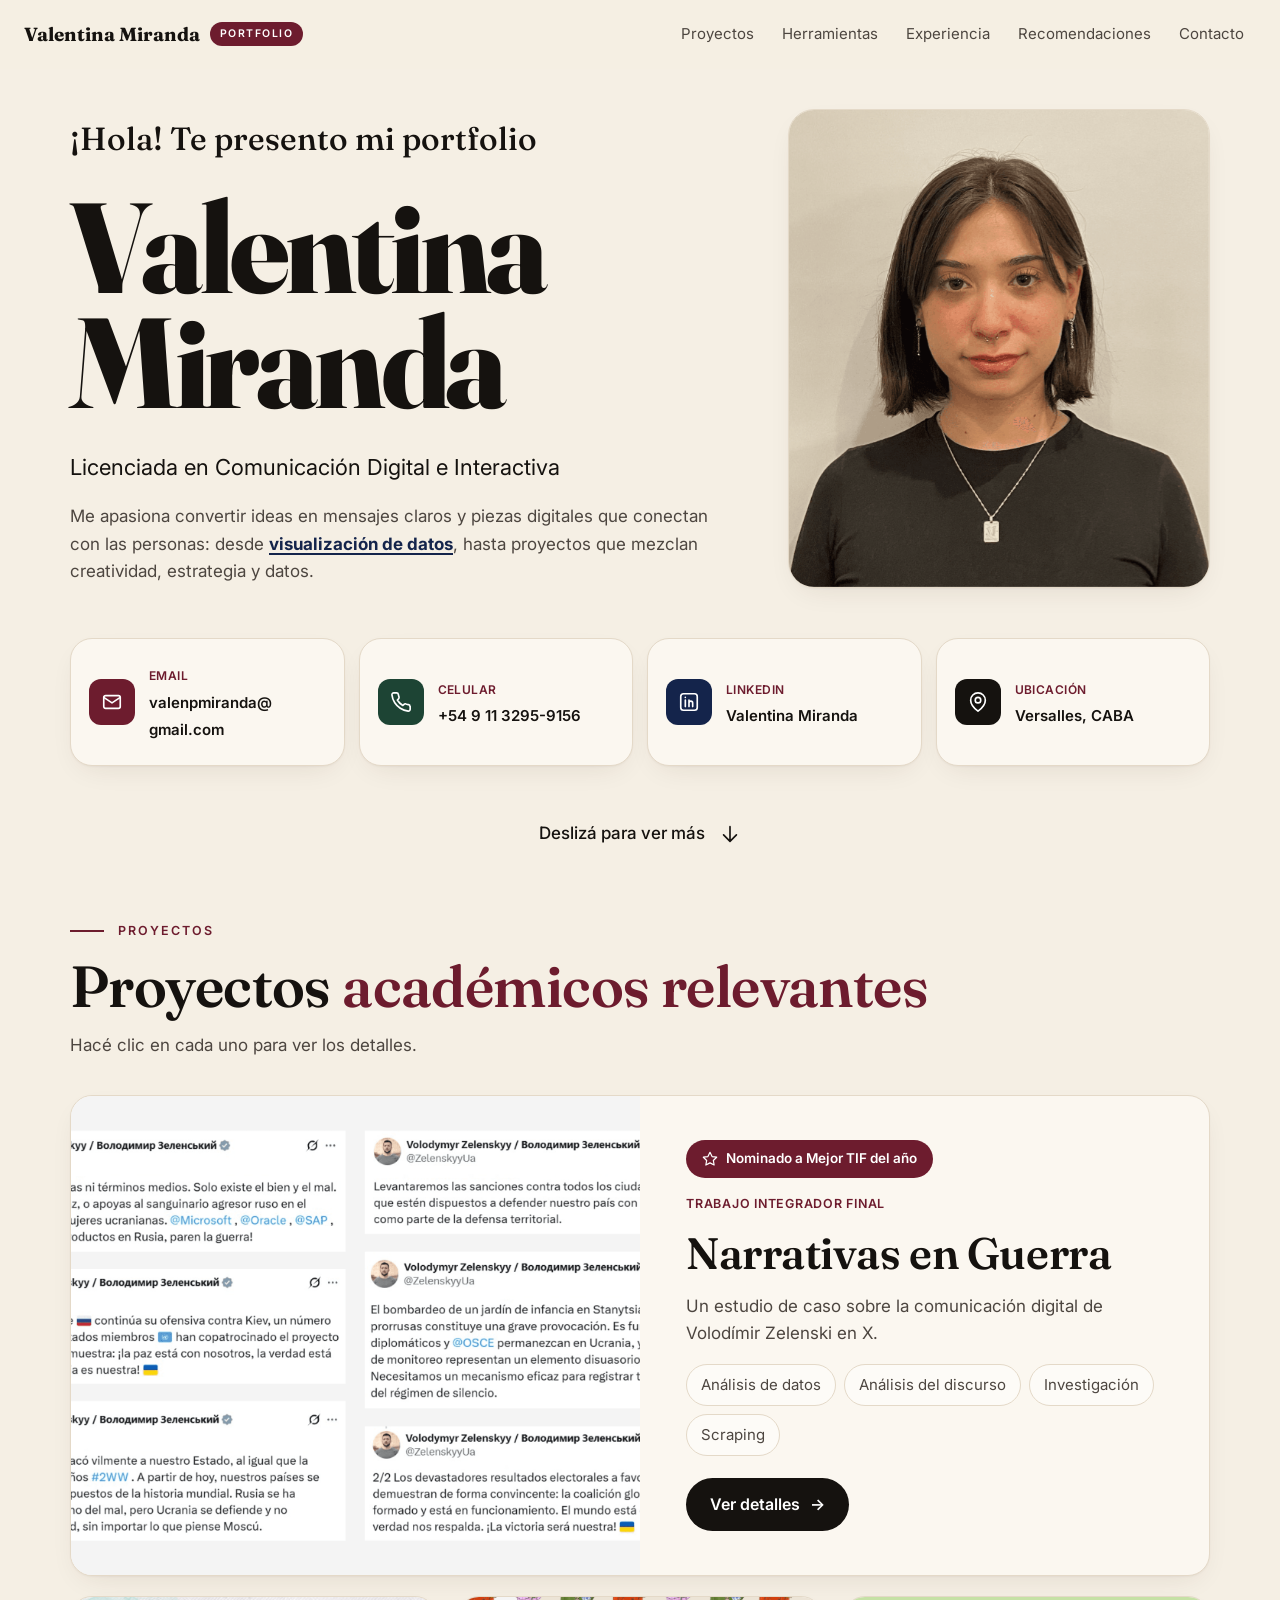
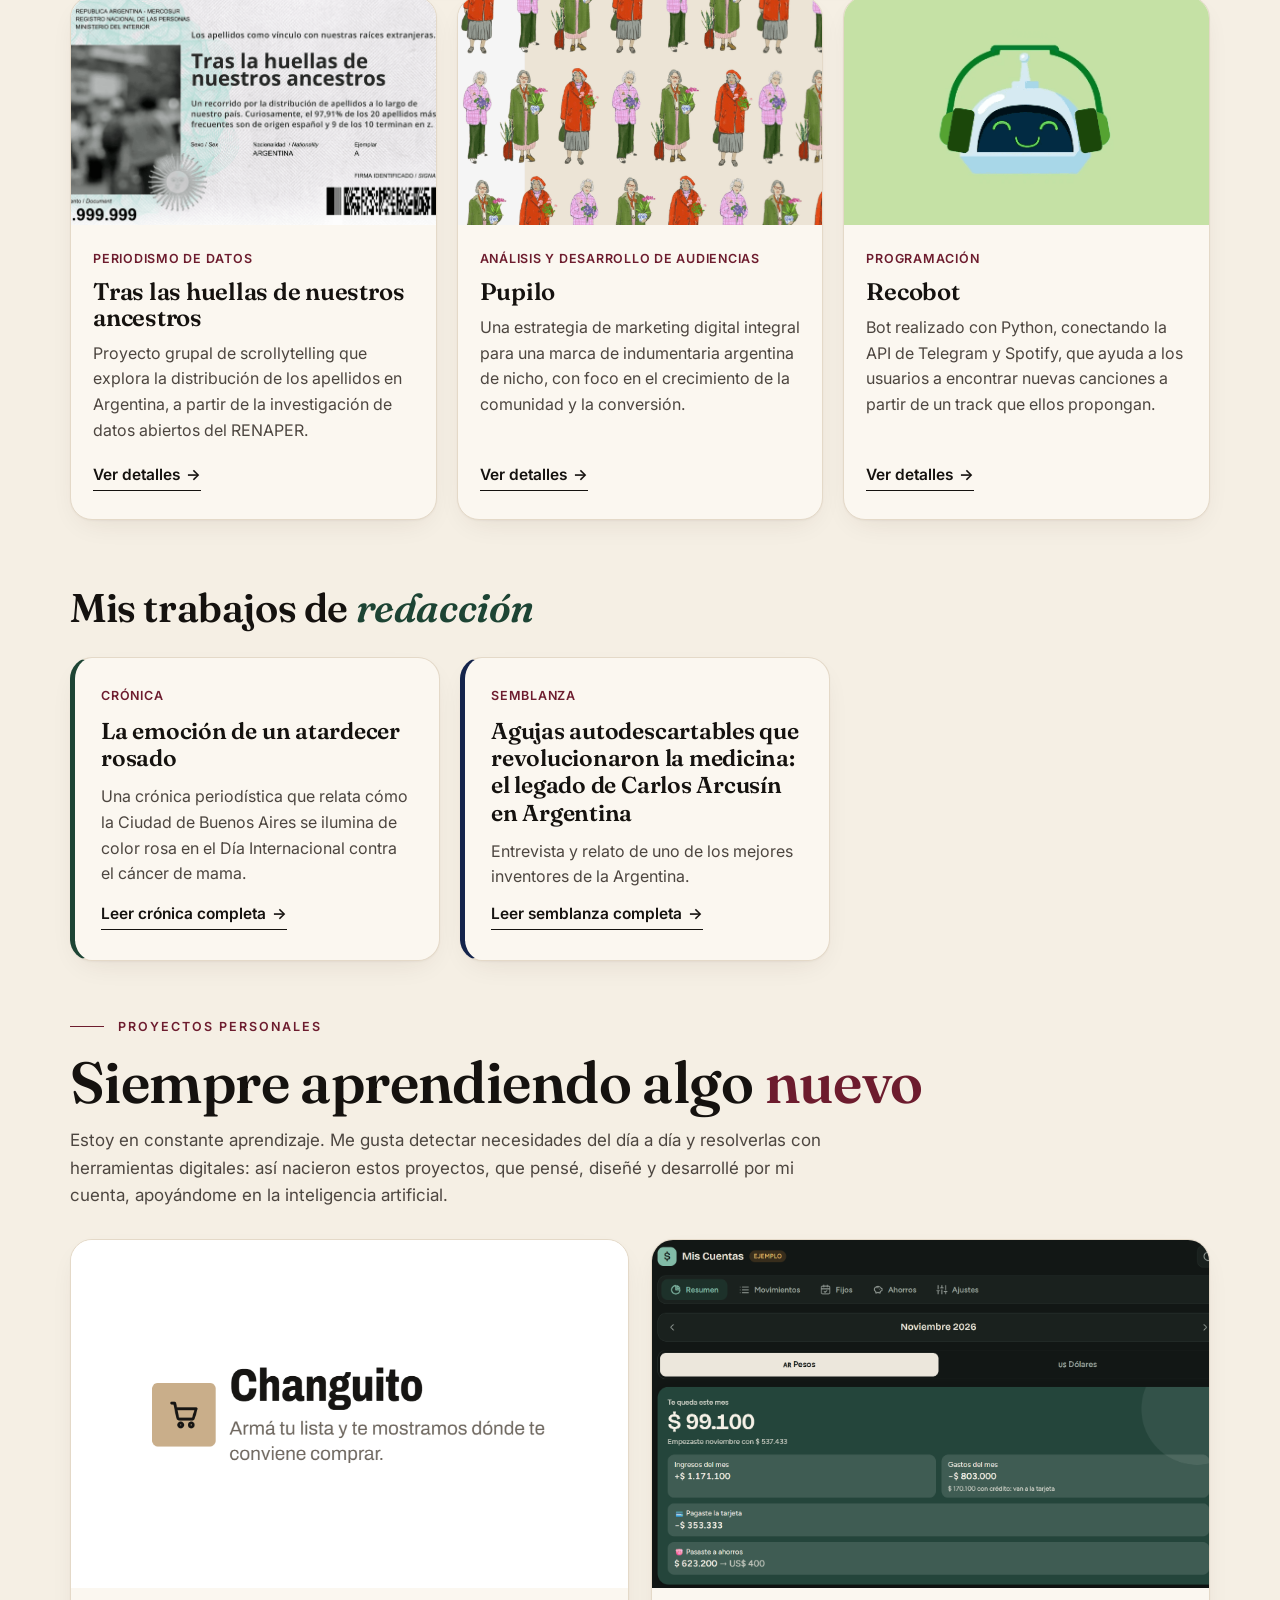
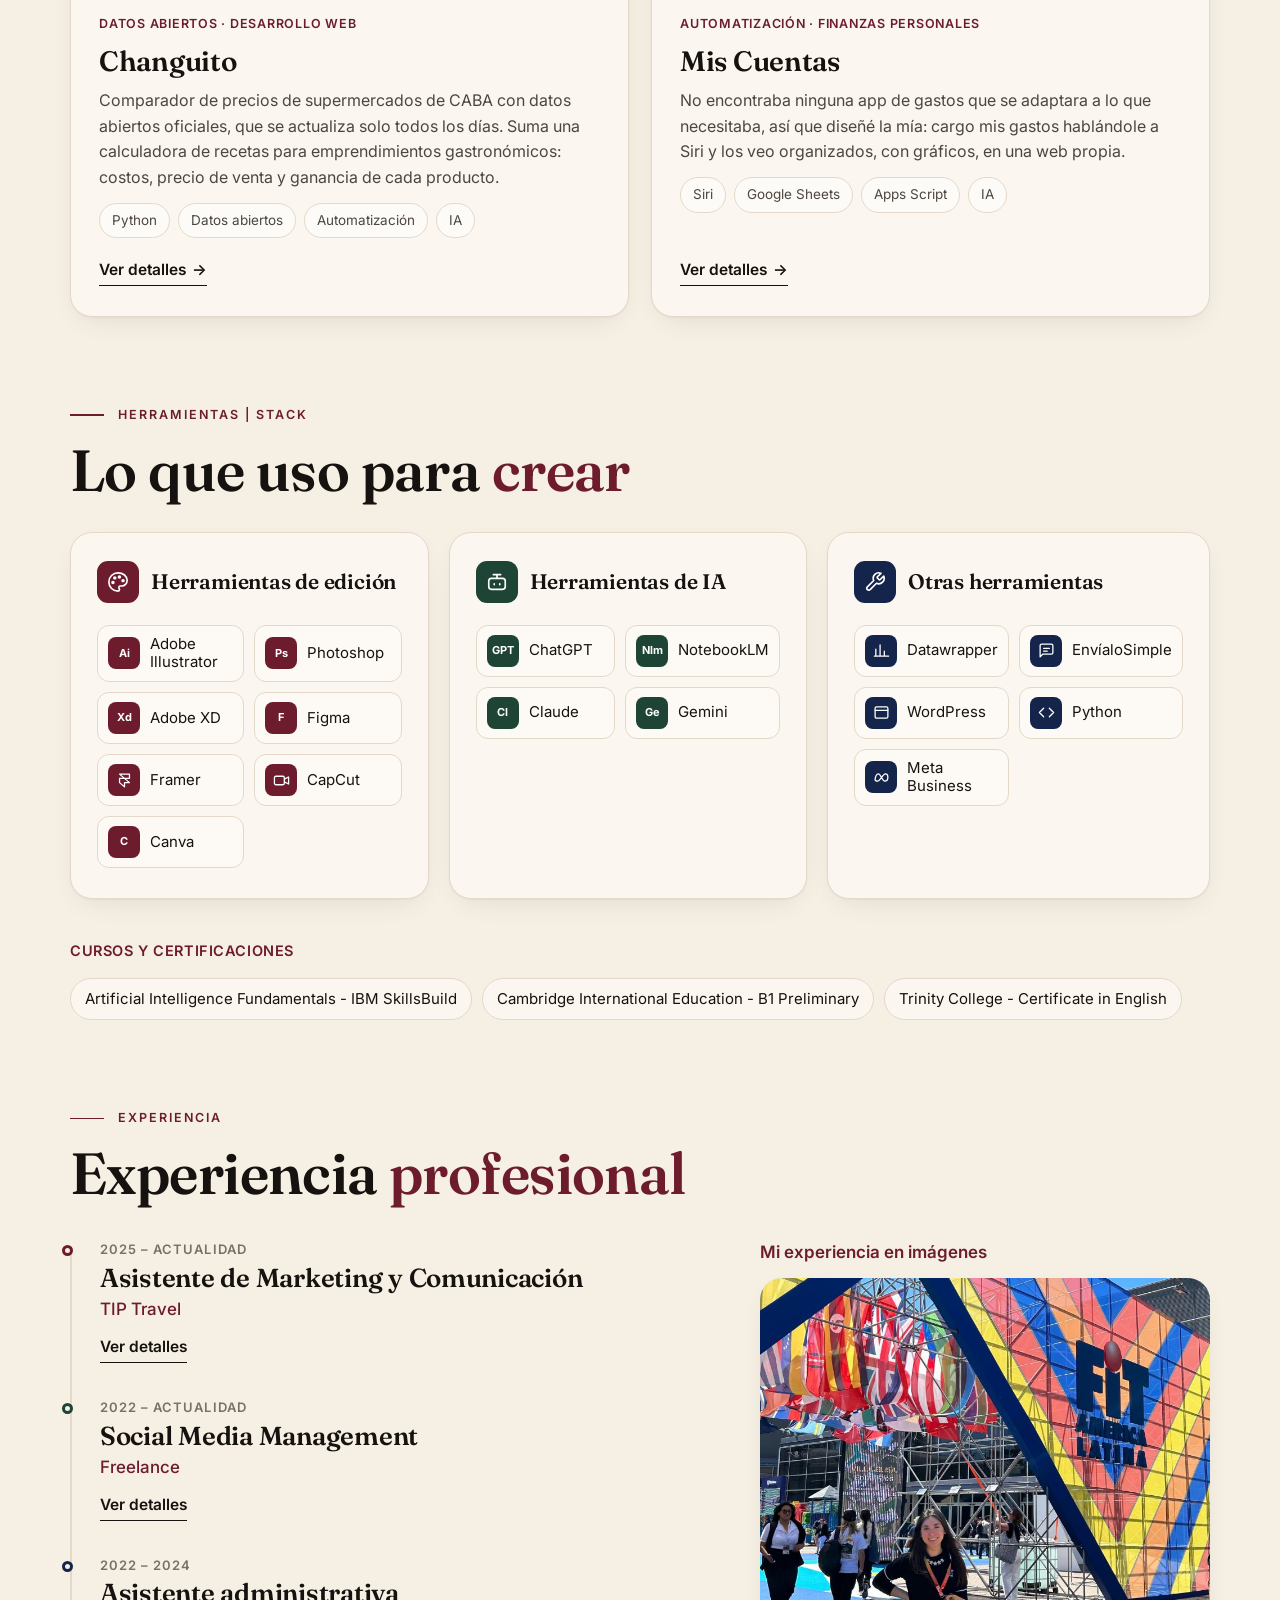
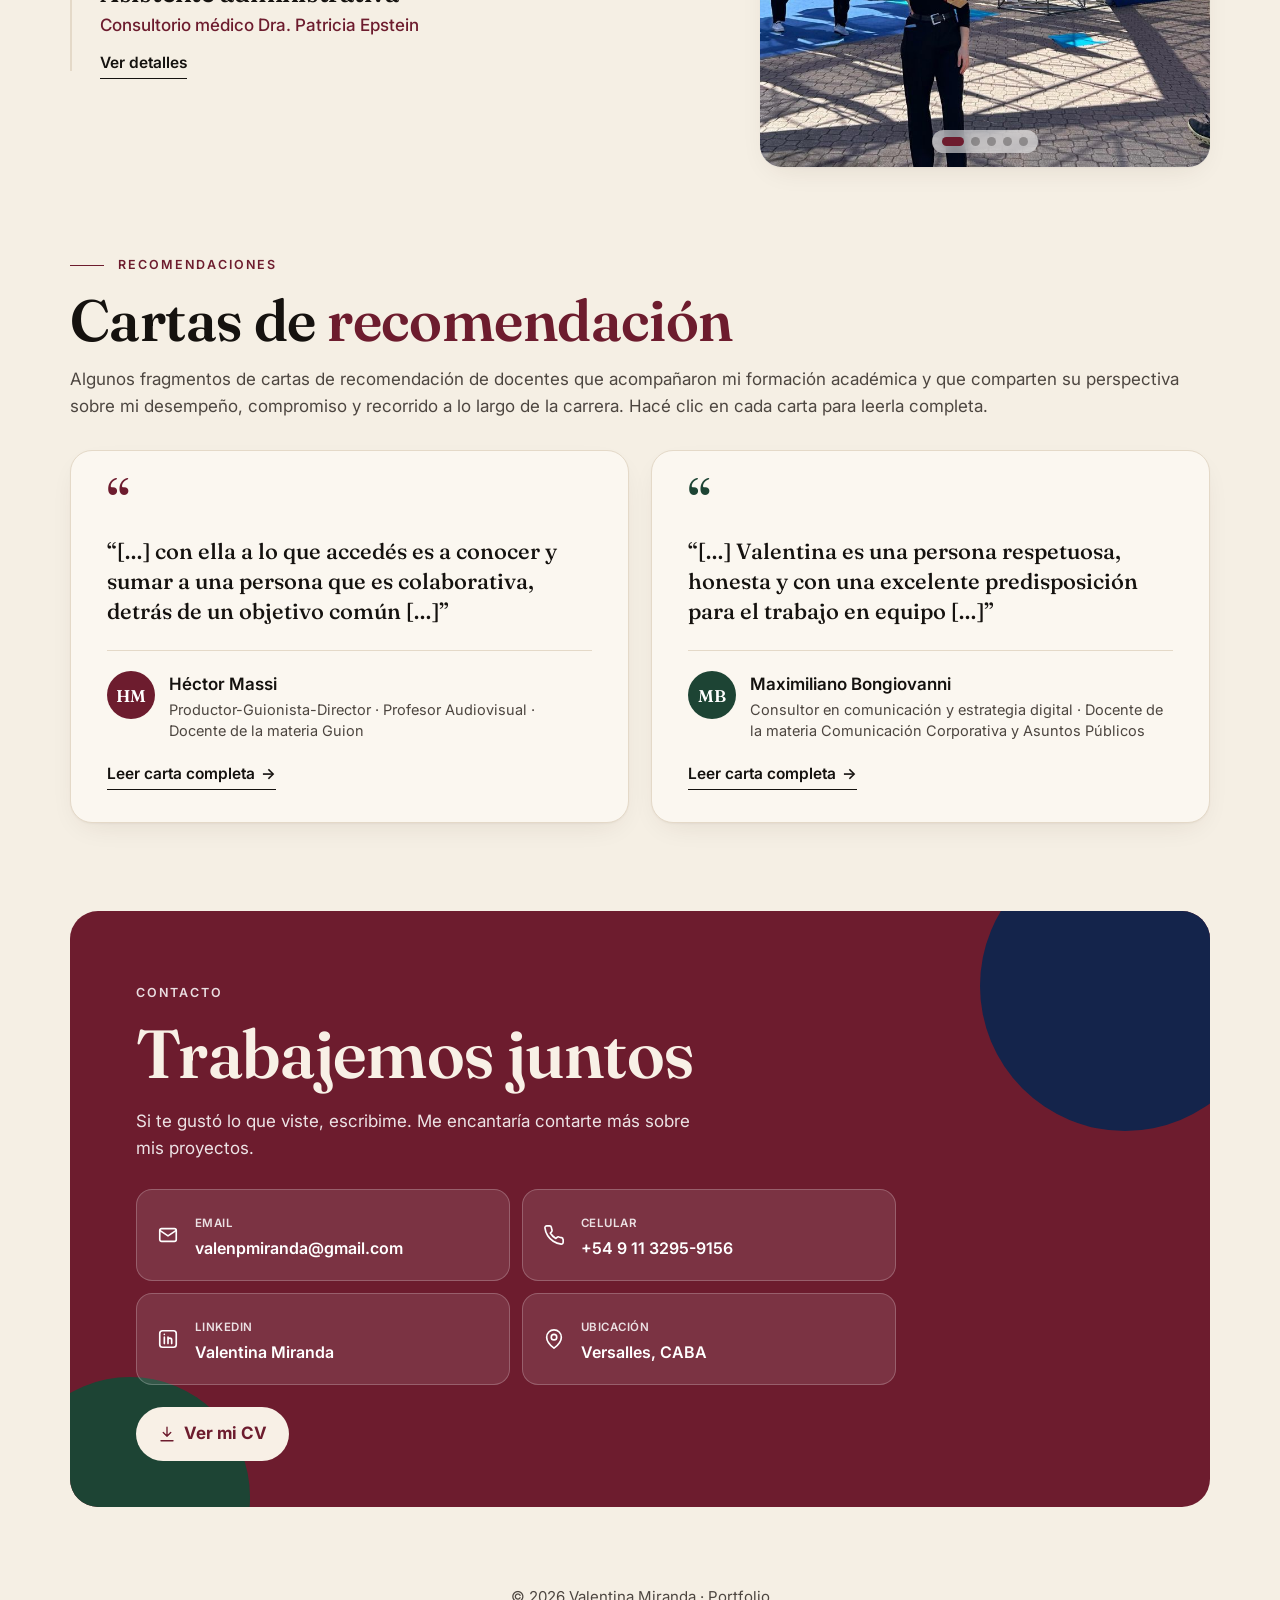
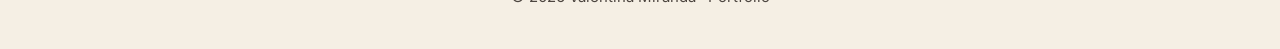
<file: index.html>
<!DOCTYPE html>
<html lang="es">
<head>
  <meta charset="UTF-8">
  <meta name="viewport" content="width=device-width, initial-scale=1">
  <title>Valentina Miranda · Portfolio</title>
  <meta name="description" content="Portfolio de Valentina Miranda, Licenciada en Comunicación Digital e Interactiva. Proyectos, redacción, herramientas y experiencia.">
  <meta property="og:title" content="Valentina Miranda · Portfolio">
  <meta property="og:description" content="Licenciada en Comunicación Digital e Interactiva. Proyectos, redacción, herramientas y experiencia.">
  <meta property="og:image" content="https://valentinamirandaportfolio.com.ar/assets/framer/5drVzdfrNWL1Cp1cWm28UonGpg8.png">
  <meta property="og:type" content="website">
  <meta name="twitter:card" content="summary_large_image">
  <link rel="icon" href="data:image/svg+xml,%3Csvg xmlns='http://www.w3.org/2000/svg' viewBox='0 0 64 64'%3E%3Crect width='64' height='64' rx='16' fill='%236d1c2e'/%3E%3Ctext x='32' y='43' font-family='Georgia,serif' font-size='40' font-weight='700' fill='%23f5efe4' text-anchor='middle'%3EV%3C/text%3E%3C/svg%3E">
  <link rel="preconnect" href="https://fonts.googleapis.com">
  <link rel="preconnect" href="https://fonts.gstatic.com" crossorigin>
  <link href="https://fonts.googleapis.com/css2?family=Fraunces:opsz,wght@9..144,500;9..144,600;9..144,700;9..144,800&family=Inter:wght@400;500;600;700&display=swap" rel="stylesheet">
  <link rel="stylesheet" href="assets/styles.css?v=8">
</head>
<body>

<!-- Íconos reutilizables -->
<svg width="0" height="0" style="position:absolute" aria-hidden="true">
  <symbol id="i-mail" viewBox="0 0 24 24"><rect x="3" y="5" width="18" height="14" rx="2"/><path d="m3 7 9 6 9-6"/></symbol>
  <symbol id="i-phone" viewBox="0 0 24 24"><path d="M22 16.9v3a2 2 0 0 1-2.2 2 19.8 19.8 0 0 1-8.6-3.1 19.5 19.5 0 0 1-6-6A19.8 19.8 0 0 1 2.1 4.2 2 2 0 0 1 4.1 2h3a2 2 0 0 1 2 1.7c.1.9.4 1.8.7 2.7a2 2 0 0 1-.5 2.1L8 9.8a16 16 0 0 0 6 6l1.3-1.3a2 2 0 0 1 2.1-.4c.9.3 1.8.6 2.7.7a2 2 0 0 1 1.7 2z"/></symbol>
  <symbol id="i-in" viewBox="0 0 24 24"><rect x="3" y="3" width="18" height="18" rx="3"/><path d="M8 10v7M8 7v.01M12 17v-4a2 2 0 0 1 4 0v4M12 10v7"/></symbol>
  <symbol id="i-pin" viewBox="0 0 24 24"><path d="M20 10c0 6-8 12-8 12s-8-6-8-12a8 8 0 0 1 16 0z"/><circle cx="12" cy="10" r="3"/></symbol>
  <symbol id="i-down" viewBox="0 0 24 24"><path d="M12 4v16M5 13l7 7 7-7"/></symbol>
  <symbol id="i-star" viewBox="0 0 24 24"><path d="m12 2 3.1 6.3 6.9 1-5 4.9 1.2 6.8L12 17.8 5.8 21l1.2-6.8-5-4.9 6.9-1z"/></symbol>
  <symbol id="i-palette" viewBox="0 0 24 24"><circle cx="13.5" cy="6.5" r="1"/><circle cx="17.5" cy="10.5" r="1"/><circle cx="8.5" cy="7.5" r="1"/><circle cx="6.5" cy="12.5" r="1"/><path d="M12 2a10 10 0 0 0 0 20c1 0 1.7-.8 1.7-1.7 0-.4-.2-.8-.4-1.1-.3-.3-.4-.7-.4-1.1 0-.9.8-1.7 1.7-1.7H16a6 6 0 0 0 6-6c0-4.9-4.5-8.4-10-8.4z"/></symbol>
  <symbol id="i-bot" viewBox="0 0 24 24"><rect x="3" y="8" width="18" height="12" rx="3"/><path d="M12 8V4M8 4h8M9 14v1M15 14v1"/></symbol>
  <symbol id="i-wrench" viewBox="0 0 24 24"><path d="M14.7 6.3a1 1 0 0 0 0 1.4l1.6 1.6a1 1 0 0 0 1.4 0l3.8-3.8a6 6 0 0 1-7.9 7.9l-6.9 6.9a2.1 2.1 0 0 1-3-3l6.9-6.9a6 6 0 0 1 7.9-7.9z"/></symbol>
  <symbol id="i-chart" viewBox="0 0 24 24"><path d="M4 20V10M10 20V4M16 20v-7M22 20H2"/></symbol>
  <symbol id="i-msg" viewBox="0 0 24 24"><path d="M21 15a2 2 0 0 1-2 2H7l-4 4V5a2 2 0 0 1 2-2h14a2 2 0 0 1 2 2z"/><path d="M8 9h8M8 13h5"/></symbol>
  <symbol id="i-window" viewBox="0 0 24 24"><rect x="3" y="4" width="18" height="16" rx="2"/><path d="M3 9h18"/></symbol>
  <symbol id="i-code" viewBox="0 0 24 24"><path d="m16 18 6-6-6-6M8 6l-6 6 6 6"/></symbol>
  <symbol id="i-meta" viewBox="0 0 24 24"><path d="M3 15c0-4 2-8 4.5-8C11 7 13 17 16.5 17 19 17 21 15 21 12s-1.5-5-3.5-5C14 7 10 17 7 17c-2.5 0-4-1-4-2z"/></symbol>
  <symbol id="i-framer" viewBox="0 0 24 24"><path d="M5 3h14v6H12zM5 9h7l7 6H12v6l-7-6z"/></symbol>
  <symbol id="i-video" viewBox="0 0 24 24"><rect x="2" y="6" width="14" height="12" rx="2"/><path d="m16 10 6-3v10l-6-3"/></symbol>
  <symbol id="i-image" viewBox="0 0 24 24"><rect x="3" y="3" width="18" height="18" rx="2"/><circle cx="9" cy="9" r="2"/><path d="m21 15-5-5L5 21"/></symbol>
  <symbol id="i-download" viewBox="0 0 24 24"><path d="M12 3v12M7 10l5 5 5-5M4 21h16"/></symbol>
</svg>

<header class="header">
  <div class="header-inner">
    <a class="brand" href="#inicio">Valentina Miranda <span class="brand-pill">PORTFOLIO</span></a>
    <button class="menu-btn" aria-label="Abrir menú" aria-expanded="false"><span></span></button>
    <nav class="nav" aria-label="Secciones">
      <a href="#proyectos">Proyectos</a>
      <a href="#herramientas">Herramientas</a>
      <a href="#experiencia">Experiencia</a>
      <a href="#recomendaciones">Recomendaciones</a>
      <a href="#contacto">Contacto</a>
    </nav>
  </div>
</header>

<main>

  <!-- ============ INICIO ============ -->
  <section id="inicio" class="hero">
    <div class="wrap">
      <div class="hero-grid">
        <div>
          <p class="hero-hello reveal">¡Hola! Te presento mi portfolio</p>
          <h1 class="hero-name"><span>Valentina</span><span>Miranda</span></h1>
          <p class="hero-role reveal d1">Licenciada en Comunicación Digital e Interactiva</p>
          <p class="hero-text reveal d2">
            Me apasiona convertir ideas en mensajes claros y piezas digitales que conectan con las personas: desde
            <span class="rotator" data-words="comunicación digital|visualización de datos|redacción|diseño|contenido">comunicación digital</span>,
            hasta proyectos que mezclan creatividad, estrategia y datos.
          </p>
        </div>
        <div class="hero-photo">
          <img src="assets/framer/wTX2spaNQiHIaorspgYOGrdH7c.jpg" alt="Foto de Valentina Miranda">
        </div>
      </div>

      <div class="contact-row">
        <a class="card contact-card reveal" href="mailto:valenpmiranda@gmail.com">
          <span class="contact-ico bordo"><svg class="icon"><use href="#i-mail"/></svg></span>
          <span><span class="contact-label">Email</span><br><span class="contact-value">valenpmiranda@<wbr>gmail.com</span></span>
        </a>
        <a class="card contact-card reveal d1" href="https://wa.me/5491132959156?text=%C2%A1Hola%21%20Vimos%20tu%20portfolio%20y%20quer%C3%ADamos%20hacerte%20una%20consulta..." target="_blank" rel="noopener">
          <span class="contact-ico verde"><svg class="icon"><use href="#i-phone"/></svg></span>
          <span><span class="contact-label">Celular</span><br><span class="contact-value">+54 9 11 3295-9156</span></span>
        </a>
        <a class="card contact-card reveal d2" href="https://www.linkedin.com/in/valentina-miranda-ba5892236" target="_blank" rel="noopener">
          <span class="contact-ico azul"><svg class="icon"><use href="#i-in"/></svg></span>
          <span><span class="contact-label">LinkedIn</span><br><span class="contact-value">Valentina Miranda</span></span>
        </a>
        <div class="card contact-card reveal d3">
          <span class="contact-ico negro"><svg class="icon"><use href="#i-pin"/></svg></span>
          <span><span class="contact-label">Ubicación</span><br><span class="contact-value">Versalles, CABA</span></span>
        </div>
      </div>

      <a class="scroll-cue" href="#proyectos">Deslizá para ver más <svg class="icon"><use href="#i-down"/></svg></a>
    </div>
  </section>

  <!-- ============ PROYECTOS ============ -->
  <section id="proyectos">
    <div class="wrap">
      <p class="eyebrow reveal">Proyectos</p>
      <h2 class="section-title reveal">Proyectos <em>académicos relevantes</em></h2>
      <p class="section-sub reveal">Hacé clic en cada uno para ver los detalles.</p>

      <a class="card featured reveal" href="page-tif.html">
        <div class="featured-media">
          <img src="assets/framer/cHtQApJ9KKqY9sJkARBXMcEuMB4.png" alt="Tuits de Volodímir Zelenski analizados en el trabajo" loading="lazy">
        </div>
        <div class="featured-body">
          <span class="badge shine" style="align-self:flex-start"><svg class="icon"><use href="#i-star"/></svg>Nominado a Mejor TIF del año</span>
          <span class="kicker">Trabajo Integrador Final</span>
          <h3>Narrativas en Guerra</h3>
          <p>Un estudio de caso sobre la comunicación digital de Volodímir Zelenski en X.</p>
          <div class="tags">
            <span class="tag">Análisis de datos</span>
            <span class="tag">Análisis del discurso</span>
            <span class="tag">Investigación</span>
            <span class="tag">Scraping</span>
          </div>
          <span class="btn">Ver detalles <span class="arr">→</span></span>
        </div>
      </a>

      <div class="grid-3">
        <a class="card project reveal" href="page-huellas.html">
          <div class="project-media"><img src="assets/framer/1vPMgL15IEoL5dwTmfLEzt0G5M.png" alt="Portada de Tras las huellas de nuestros ancestros" loading="lazy"></div>
          <div class="project-body">
            <span class="kicker">Periodismo de datos</span>
            <h3>Tras las huellas de nuestros ancestros</h3>
            <p>Proyecto grupal de scrollytelling que explora la distribución de los apellidos en Argentina, a partir de la investigación de datos abiertos del RENAPER.</p>
            <span class="link-arrow">Ver detalles <span class="arr">→</span></span>
          </div>
        </a>
        <a class="card project reveal d1" href="page-pupilo.html">
          <div class="project-media"><img src="assets/framer/xrFYDYOIXfom1LkQqKryI8mH8rI.png" alt="Ilustración de la línea Doñas chismecito de Pupilo" loading="lazy"></div>
          <div class="project-body">
            <span class="kicker">Análisis y desarrollo de audiencias</span>
            <h3>Pupilo</h3>
            <p>Una estrategia de marketing digital integral para una marca de indumentaria argentina de nicho, con foco en el crecimiento de la comunidad y la conversión.</p>
            <span class="link-arrow">Ver detalles <span class="arr">→</span></span>
          </div>
        </a>
        <a class="card project reveal d2" href="page-recobot.html">
          <div class="project-media"><img src="assets/framer/kEgXY3CbJs3914iKCKuSokoAN8c.png" alt="Ilustración de RecoBot" loading="lazy"></div>
          <div class="project-body">
            <span class="kicker">Programación</span>
            <h3>Recobot</h3>
            <p>Bot realizado con Python, conectando la API de Telegram y Spotify, que ayuda a los usuarios a encontrar nuevas canciones a partir de un track que ellos propongan.</p>
            <span class="link-arrow">Ver detalles <span class="arr">→</span></span>
          </div>
        </a>
      </div>

      <div id="redaccion" style="padding-top:56px">
        <h2 class="redaccion-title reveal">Mis trabajos de <em>redacción</em></h2>
        <div class="grid-2">
          <a class="card writing reveal" href="page-texto1.html">
            <span class="kicker">Crónica</span>
            <h3>La emoción de un atardecer rosado</h3>
            <p>Una crónica periodística que relata cómo la Ciudad de Buenos Aires se ilumina de color rosa en el Día Internacional contra el cáncer de mama.</p>
            <span class="link-arrow">Leer crónica completa <span class="arr">→</span></span>
          </a>
          <a class="card writing azul reveal d1" href="page-texto2.html">
            <span class="kicker">Semblanza</span>
            <h3>Agujas autodescartables que revolucionaron la medicina: el legado de Carlos Arcusín en Argentina</h3>
            <p>Entrevista y relato de uno de los mejores inventores de la Argentina.</p>
            <span class="link-arrow">Leer semblanza completa <span class="arr">→</span></span>
          </a>
        </div>
      </div>

      <div id="personales" class="personal">
        <p class="eyebrow reveal">Proyectos personales</p>
        <h2 class="section-title reveal">Siempre aprendiendo algo <em>nuevo</em></h2>
        <p class="personal-intro reveal">Estoy en constante aprendizaje. Me gusta detectar necesidades del día a día y resolverlas con herramientas digitales: así nacieron estos proyectos, que pensé, diseñé y desarrollé por mi cuenta, apoyándome en la inteligencia artificial.</p>
        <div class="personal-grid">
          <a class="card pp reveal" href="page-changuito.html">
            <div class="photo-slot contain"><img src="assets/img/changuito.png" alt="Changuito" loading="lazy"></div>
            <div class="pp-body">
              <span class="kicker">Datos abiertos · Desarrollo web</span>
              <h3>Changuito</h3>
              <p>Comparador de precios de supermercados de CABA con datos abiertos oficiales, que se actualiza solo todos los días. Suma una calculadora de recetas para emprendimientos gastronómicos: costos, precio de venta y ganancia de cada producto.</p>
              <div class="tags"><span class="tag">Python</span><span class="tag">Datos abiertos</span><span class="tag">Automatización</span><span class="tag">IA</span></div>
              <span class="link-arrow">Ver detalles <span class="arr">→</span></span>
            </div>
          </a>
          <a class="card pp reveal d1" href="page-mis-cuentas.html">
            <div class="photo-slot top"><img src="assets/img/mis-cuentas.png" alt="Mis Cuentas con datos de ejemplo" loading="lazy"></div>
            <div class="pp-body">
              <span class="kicker">Automatización · Finanzas personales</span>
              <h3>Mis Cuentas</h3>
              <p>No encontraba ninguna app de gastos que se adaptara a lo que necesitaba, así que diseñé la mía: cargo mis gastos hablándole a Siri y los veo organizados, con gráficos, en una web propia.</p>
              <div class="tags"><span class="tag">Siri</span><span class="tag">Google Sheets</span><span class="tag">Apps Script</span><span class="tag">IA</span></div>
              <span class="link-arrow">Ver detalles <span class="arr">→</span></span>
            </div>
          </a>
        </div>
      </div>
    </div>
  </section>

  <!-- ============ HERRAMIENTAS ============ -->
  <section id="herramientas">
    <div class="wrap">
      <p class="eyebrow reveal">Herramientas | Stack</p>
      <h2 class="section-title reveal">Lo que uso para <em>crear</em></h2>

      <div class="tools-grid">
        <div class="card tool-card reveal">
          <div class="tool-head"><span class="tool-ico bg-bordo"><svg class="icon"><use href="#i-palette"/></svg></span><h3>Herramientas de edición</h3></div>
          <div class="chips">
            <span class="chip"><span class="chip-ico bg-bordo">Ai</span>Adobe Illustrator</span>
            <span class="chip"><span class="chip-ico bg-bordo">Ps</span>Photoshop</span>
            <span class="chip"><span class="chip-ico bg-bordo">Xd</span>Adobe XD</span>
            <span class="chip"><span class="chip-ico bg-bordo">F</span>Figma</span>
            <span class="chip"><span class="chip-ico bg-bordo"><svg class="icon"><use href="#i-framer"/></svg></span>Framer</span>
            <span class="chip"><span class="chip-ico bg-bordo"><svg class="icon"><use href="#i-video"/></svg></span>CapCut</span>
            <span class="chip"><span class="chip-ico bg-bordo">C</span>Canva</span>
          </div>
        </div>
        <div class="card tool-card reveal d1">
          <div class="tool-head"><span class="tool-ico bg-verde"><svg class="icon"><use href="#i-bot"/></svg></span><h3>Herramientas de IA</h3></div>
          <div class="chips">
            <span class="chip"><span class="chip-ico bg-verde">GPT</span>ChatGPT</span>
            <span class="chip"><span class="chip-ico bg-verde">Nlm</span>NotebookLM</span>
            <span class="chip"><span class="chip-ico bg-verde">Cl</span>Claude</span>
            <span class="chip"><span class="chip-ico bg-verde">Ge</span>Gemini</span>
          </div>
        </div>
        <div class="card tool-card reveal d2">
          <div class="tool-head"><span class="tool-ico bg-azul"><svg class="icon"><use href="#i-wrench"/></svg></span><h3>Otras herramientas</h3></div>
          <div class="chips">
            <span class="chip"><span class="chip-ico bg-azul"><svg class="icon"><use href="#i-chart"/></svg></span>Datawrapper</span>
            <span class="chip"><span class="chip-ico bg-azul"><svg class="icon"><use href="#i-msg"/></svg></span>EnvíaloSimple</span>
            <span class="chip"><span class="chip-ico bg-azul"><svg class="icon"><use href="#i-window"/></svg></span>WordPress</span>
            <span class="chip"><span class="chip-ico bg-azul"><svg class="icon"><use href="#i-code"/></svg></span>Python</span>
            <span class="chip"><span class="chip-ico bg-azul"><svg class="icon"><use href="#i-meta"/></svg></span>Meta Business</span>
          </div>
        </div>
      </div>

      <p class="certs-title reveal">Cursos y certificaciones</p>
      <div class="certs reveal">
        <span class="tag">Artificial Intelligence Fundamentals - IBM SkillsBuild</span>
        <span class="tag">Cambridge International Education - B1 Preliminary</span>
        <span class="tag">Trinity College - Certificate in English</span>
      </div>
    </div>
  </section>

  <!-- ============ EXPERIENCIA ============ -->
  <section id="experiencia">
    <div class="wrap">
      <p class="eyebrow reveal">Experiencia</p>
      <h2 class="section-title reveal">Experiencia <em>profesional</em></h2>

      <div class="exp-grid">
        <div class="timeline">
          <div class="job reveal" style="--dot: var(--bordo)">
            <p class="job-date">2025 – Actualidad</p>
            <h3>Asistente de Marketing y Comunicación</h3>
            <p class="job-place">TIP Travel</p>
            <button class="job-toggle" aria-expanded="false">Ver detalles</button>
            <div class="job-details"><ul>
              <li>Creación y planificación de contenidos para redes sociales: LinkedIn, Instagram y YouTube.</li>
              <li>Redacción de gacetillas de prensa y contenidos institucionales.</li>
              <li>Desarrollo y ejecución de campañas de email marketing.</li>
              <li>Producción audiovisual: grabación y edición de videos.</li>
              <li>Coordinación operativa de la Escuela Politécnica de Turismo.</li>
              <li>Implementación de herramientas de inteligencia artificial y automatización para optimizar procesos de trabajo.</li>
            </ul></div>
          </div>
          <div class="job reveal d1" style="--dot: var(--verde)">
            <p class="job-date">2022 – Actualidad</p>
            <h3>Social Media Management</h3>
            <p class="job-place">Freelance</p>
            <button class="job-toggle" aria-expanded="false">Ver detalles</button>
            <div class="job-details"><ul>
              <li>Creación, planificación y gestión de calendarios de contenido para Instagram y Facebook.</li>
              <li>Redacción de copys.</li>
              <li>Configuración, gestión y seguimiento de campañas publicitarias en Meta Ads.</li>
              <li>Elaboración de reportes mensuales e interpretación de métricas para evaluar resultados.</li>
              <li>Análisis del rendimiento de los contenidos y detección de oportunidades de mejora.</li>
              <li>Gestión de comunidad e interacción con las audiencias.</li>
            </ul></div>
          </div>
          <div class="job reveal d2" style="--dot: var(--azul)">
            <p class="job-date">2022 – 2024</p>
            <h3>Asistente administrativa</h3>
            <p class="job-place">Consultorio médico Dra. Patricia Epstein</p>
            <button class="job-toggle" aria-expanded="false">Ver detalles</button>
            <div class="job-details"><ul>
              <li>Gestión administrativa y organización de documentación y registros.</li>
              <li>Atención al público y gestión de consultas a través de correo electrónico, llamadas telefónicas y mensajes.</li>
              <li>Optimización de procedimientos administrativos y digitalización de registros para mejorar la organización y la eficiencia operativa.</li>
            </ul></div>
          </div>
        </div>

        <div class="reveal d1">
          <p class="gallery-label">Mi experiencia en imágenes</p>
          <div class="gallery">
            <img class="on" src="assets/framer/wOmg7mlIlGEIRsueTELib4jjJhg.jpg" alt="Proyecto profesional — fotografía 1" loading="lazy">
            <img src="assets/framer/VLgfWwgr3qLHaweVcbeAADWnTjw.jpg" alt="Proyecto profesional — fotografía 2" loading="lazy">
            <img src="assets/framer/DJPJ7NL6MZsRcJzRsRMJhweQ0.jpg" alt="Proyecto profesional — fotografía 3" loading="lazy">
            <img src="assets/framer/DZYr0PqkTdL76KQNkQporddIfY.jpg" alt="Proyecto profesional — fotografía 4" loading="lazy">
            <img src="assets/framer/hZeZLOr0vnERkj8piJuk05q8cKo.jpg" alt="Proyecto profesional — fotografía 5" loading="lazy">
            <div class="dots">
              <button class="on" aria-label="Ver fotografía 1"></button>
              <button aria-label="Ver fotografía 2"></button>
              <button aria-label="Ver fotografía 3"></button>
              <button aria-label="Ver fotografía 4"></button>
              <button aria-label="Ver fotografía 5"></button>
            </div>
          </div>
        </div>
      </div>
    </div>
  </section>

  <!-- ============ RECOMENDACIONES ============ -->
  <section id="recomendaciones">
    <div class="wrap">
      <p class="eyebrow reveal">Recomendaciones</p>
      <h2 class="section-title reveal">Cartas de <em>recomendación</em></h2>
      <p class="section-sub reveal">Algunos fragmentos de cartas de recomendación de docentes que acompañaron mi formación académica y que comparten su perspectiva sobre mi desempeño, compromiso y recorrido a lo largo de la carrera. Hacé clic en cada carta para leerla completa.</p>

      <div class="letters">
        <a class="card letter reveal" href="page-carta1.html">
          <span class="quote-mark">“</span>
          <blockquote>“[…] con ella a lo que accedés es a conocer y sumar a una persona que es colaborativa, detrás de un objetivo común […]”</blockquote>
          <div class="letter-who">
            <span class="avatar">HM</span>
            <div>
              <p class="letter-name">Héctor Massi</p>
              <p class="letter-role">Productor-Guionista-Director · Profesor Audiovisual · Docente de la materia Guion</p>
            </div>
          </div>
          <span class="link-arrow">Leer carta completa <span class="arr">→</span></span>
        </a>
        <a class="card letter verde reveal d1" href="page-carta2.html">
          <span class="quote-mark">“</span>
          <blockquote>“[…] Valentina es una persona respetuosa, honesta y con una excelente predisposición para el trabajo en equipo […]”</blockquote>
          <div class="letter-who">
            <span class="avatar">MB</span>
            <div>
              <p class="letter-name">Maximiliano Bongiovanni</p>
              <p class="letter-role">Consultor en comunicación y estrategia digital · Docente de la materia Comunicación Corporativa y Asuntos Públicos</p>
            </div>
          </div>
          <span class="link-arrow">Leer carta completa <span class="arr">→</span></span>
        </a>
      </div>
    </div>
  </section>

  <!-- ============ CONTACTO ============ -->
  <section id="contacto">
    <div class="wrap">
      <div class="contact-box reveal">
        <span class="blob azul"></span>
        <span class="blob verde"></span>
        <p class="eyebrow">Contacto</p>
        <h2>Trabajemos juntos</h2>
        <p>Si te gustó lo que viste, escribime. Me encantaría contarte más sobre mis proyectos.</p>
        <div class="contact-grid">
          <a class="contact-glass" href="mailto:valenpmiranda@gmail.com">
            <svg class="icon"><use href="#i-mail"/></svg>
            <span><span class="contact-label">Email</span><br><span class="contact-value">valenpmiranda@gmail.com</span></span>
          </a>
          <a class="contact-glass" href="https://wa.me/5491132959156?text=%C2%A1Hola%21%20Vimos%20tu%20portfolio%20y%20quer%C3%ADamos%20hacerte%20una%20consulta..." target="_blank" rel="noopener">
            <svg class="icon"><use href="#i-phone"/></svg>
            <span><span class="contact-label">Celular</span><br><span class="contact-value">+54 9 11 3295-9156</span></span>
          </a>
          <a class="contact-glass" href="https://www.linkedin.com/in/valentina-miranda-ba5892236" target="_blank" rel="noopener">
            <svg class="icon"><use href="#i-in"/></svg>
            <span><span class="contact-label">LinkedIn</span><br><span class="contact-value">Valentina Miranda</span></span>
          </a>
          <div class="contact-glass">
            <svg class="icon"><use href="#i-pin"/></svg>
            <span><span class="contact-label">Ubicación</span><br><span class="contact-value">Versalles, CABA</span></span>
          </div>
        </div>
        <!-- Cuando tengamos el PDF del CV en la carpeta, cambiar este link por: assets/cv-valentina-miranda.pdf -->
        <a class="cv-btn" href="assets/framer/spxglcStMIGIAjz2kO0RFKuGBx8.pdf" target="_blank" rel="noopener"><svg class="icon"><use href="#i-download"/></svg>Ver mi CV</a>
      </div>
    </div>
  </section>

</main>

<footer class="footer">© 2026 Valentina Miranda · Portfolio</footer>

<script src="assets/main.js?v=8"></script>
</body>
</html>
</file>
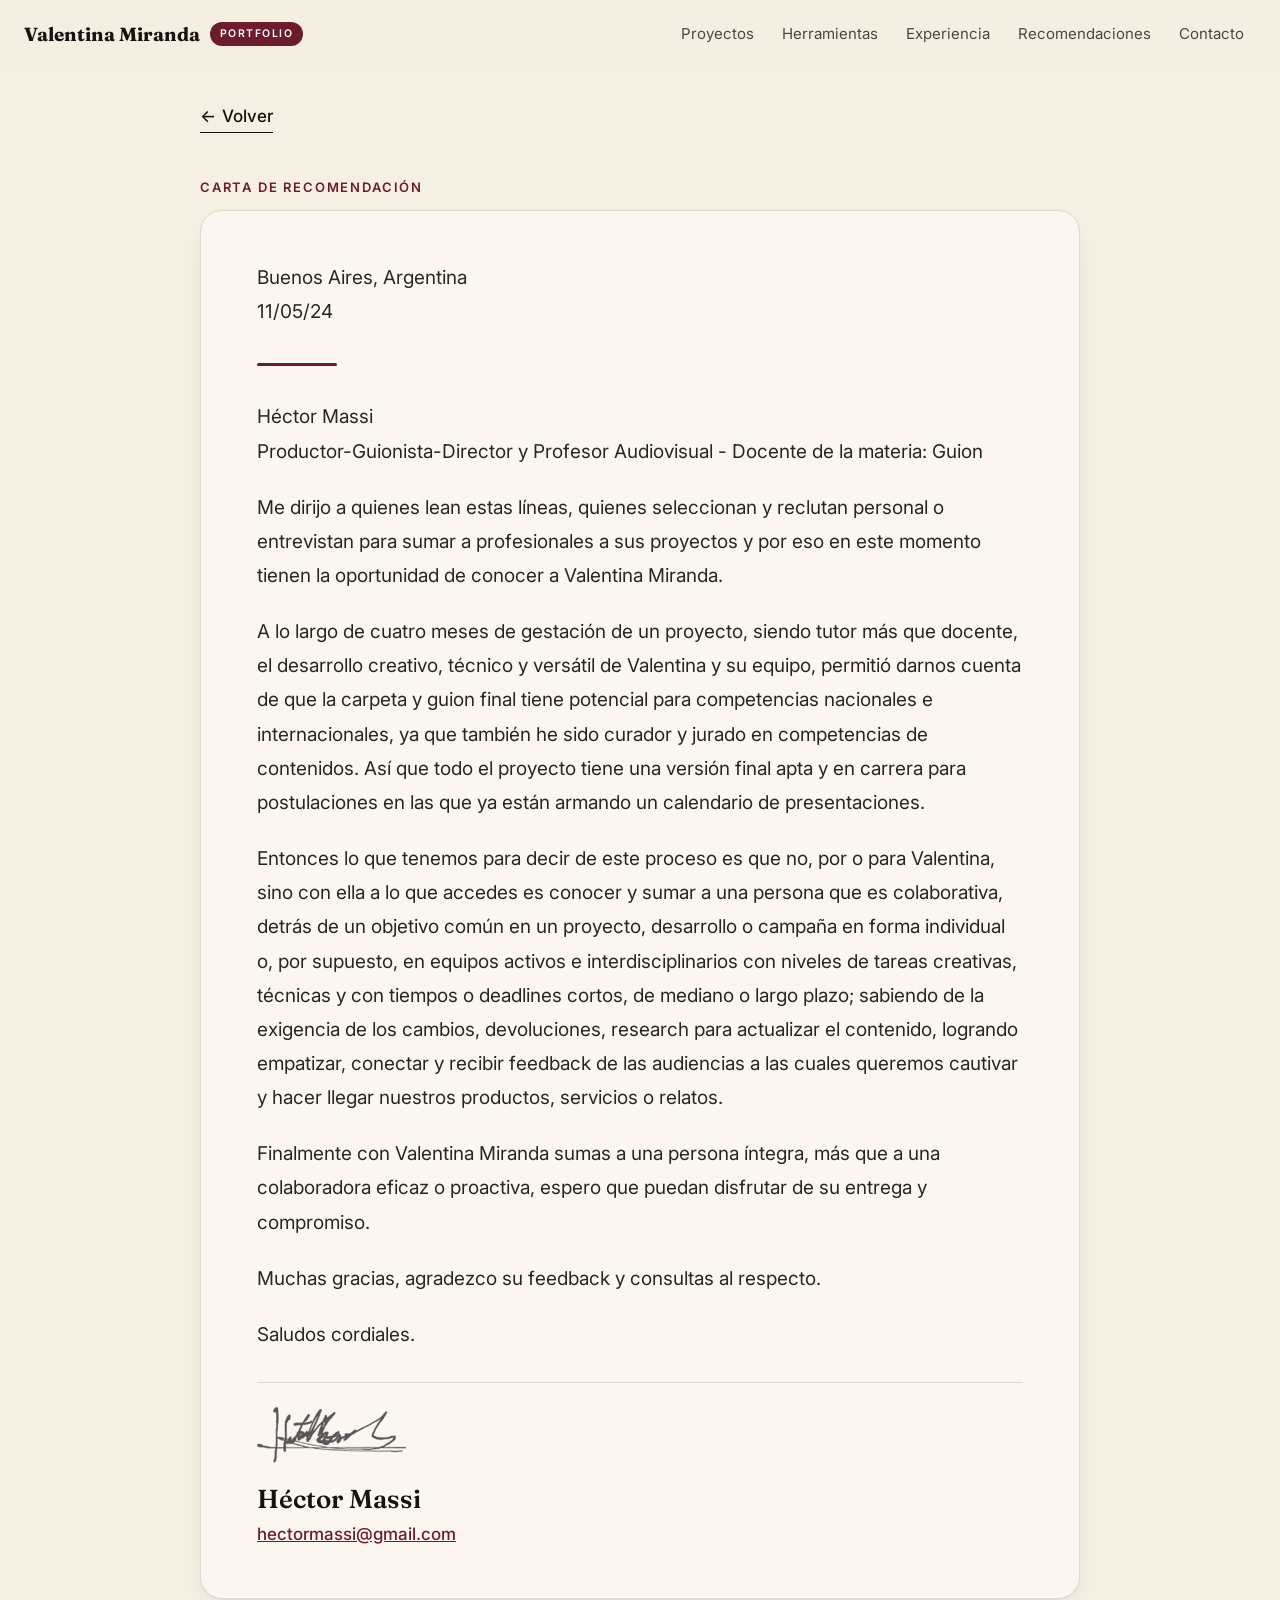
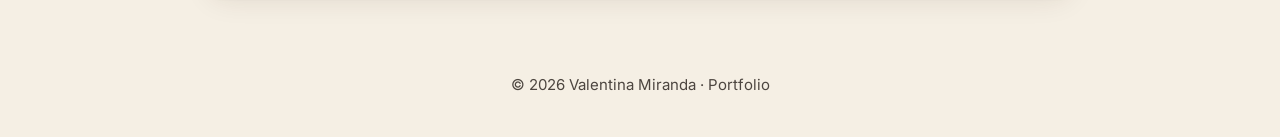
<file: page-carta1.html>
<!DOCTYPE html>
<html lang="es">
<head>
  <meta charset="UTF-8">
  <meta name="viewport" content="width=device-width, initial-scale=1">
  <title>Carta de recomendación · Héctor Massi · Valentina Miranda</title>
  <meta name="description" content="Portfolio de Valentina Miranda, Licenciada en Comunicación Digital e Interactiva. Proyectos, redacción, herramientas y experiencia.">
  <meta property="og:title" content="Valentina Miranda · Portfolio">
  <meta property="og:description" content="Licenciada en Comunicación Digital e Interactiva. Proyectos, redacción, herramientas y experiencia.">
  <meta property="og:image" content="https://valentinamirandaportfolio.com.ar/assets/framer/5drVzdfrNWL1Cp1cWm28UonGpg8.png">
  <meta property="og:type" content="website">
  <meta name="twitter:card" content="summary_large_image">
  <link rel="icon" href="data:image/svg+xml,%3Csvg xmlns='http://www.w3.org/2000/svg' viewBox='0 0 64 64'%3E%3Crect width='64' height='64' rx='16' fill='%236d1c2e'/%3E%3Ctext x='32' y='43' font-family='Georgia,serif' font-size='40' font-weight='700' fill='%23f5efe4' text-anchor='middle'%3EV%3C/text%3E%3C/svg%3E">
  <link rel="preconnect" href="https://fonts.googleapis.com">
  <link rel="preconnect" href="https://fonts.gstatic.com" crossorigin>
  <link href="https://fonts.googleapis.com/css2?family=Fraunces:opsz,wght@9..144,500;9..144,600;9..144,700;9..144,800&family=Inter:wght@400;500;600;700&display=swap" rel="stylesheet">
  <link rel="stylesheet" href="assets/styles.css?v=8">
</head>
<body>
<div class="progress"></div>
<svg width="0" height="0" style="position:absolute" aria-hidden="true">
  <symbol id="i-mail" viewBox="0 0 24 24"><rect x="3" y="5" width="18" height="14" rx="2"/><path d="m3 7 9 6 9-6"/></symbol>
  <symbol id="i-phone" viewBox="0 0 24 24"><path d="M22 16.9v3a2 2 0 0 1-2.2 2 19.8 19.8 0 0 1-8.6-3.1 19.5 19.5 0 0 1-6-6A19.8 19.8 0 0 1 2.1 4.2 2 2 0 0 1 4.1 2h3a2 2 0 0 1 2 1.7c.1.9.4 1.8.7 2.7a2 2 0 0 1-.5 2.1L8 9.8a16 16 0 0 0 6 6l1.3-1.3a2 2 0 0 1 2.1-.4c.9.3 1.8.6 2.7.7a2 2 0 0 1 1.7 2z"/></symbol>
  <symbol id="i-in" viewBox="0 0 24 24"><rect x="3" y="3" width="18" height="18" rx="3"/><path d="M8 10v7M8 7v.01M12 17v-4a2 2 0 0 1 4 0v4M12 10v7"/></symbol>
  <symbol id="i-pin" viewBox="0 0 24 24"><path d="M20 10c0 6-8 12-8 12s-8-6-8-12a8 8 0 0 1 16 0z"/><circle cx="12" cy="10" r="3"/></symbol>
  <symbol id="i-down" viewBox="0 0 24 24"><path d="M12 4v16M5 13l7 7 7-7"/></symbol>
  <symbol id="i-star" viewBox="0 0 24 24"><path d="m12 2 3.1 6.3 6.9 1-5 4.9 1.2 6.8L12 17.8 5.8 21l1.2-6.8-5-4.9 6.9-1z"/></symbol>
  <symbol id="i-palette" viewBox="0 0 24 24"><circle cx="13.5" cy="6.5" r="1"/><circle cx="17.5" cy="10.5" r="1"/><circle cx="8.5" cy="7.5" r="1"/><circle cx="6.5" cy="12.5" r="1"/><path d="M12 2a10 10 0 0 0 0 20c1 0 1.7-.8 1.7-1.7 0-.4-.2-.8-.4-1.1-.3-.3-.4-.7-.4-1.1 0-.9.8-1.7 1.7-1.7H16a6 6 0 0 0 6-6c0-4.9-4.5-8.4-10-8.4z"/></symbol>
  <symbol id="i-bot" viewBox="0 0 24 24"><rect x="3" y="8" width="18" height="12" rx="3"/><path d="M12 8V4M8 4h8M9 14v1M15 14v1"/></symbol>
  <symbol id="i-wrench" viewBox="0 0 24 24"><path d="M14.7 6.3a1 1 0 0 0 0 1.4l1.6 1.6a1 1 0 0 0 1.4 0l3.8-3.8a6 6 0 0 1-7.9 7.9l-6.9 6.9a2.1 2.1 0 0 1-3-3l6.9-6.9a6 6 0 0 1 7.9-7.9z"/></symbol>
  <symbol id="i-chart" viewBox="0 0 24 24"><path d="M4 20V10M10 20V4M16 20v-7M22 20H2"/></symbol>
  <symbol id="i-msg" viewBox="0 0 24 24"><path d="M21 15a2 2 0 0 1-2 2H7l-4 4V5a2 2 0 0 1 2-2h14a2 2 0 0 1 2 2z"/><path d="M8 9h8M8 13h5"/></symbol>
  <symbol id="i-window" viewBox="0 0 24 24"><rect x="3" y="4" width="18" height="16" rx="2"/><path d="M3 9h18"/></symbol>
  <symbol id="i-code" viewBox="0 0 24 24"><path d="m16 18 6-6-6-6M8 6l-6 6 6 6"/></symbol>
  <symbol id="i-meta" viewBox="0 0 24 24"><path d="M3 15c0-4 2-8 4.5-8C11 7 13 17 16.5 17 19 17 21 15 21 12s-1.5-5-3.5-5C14 7 10 17 7 17c-2.5 0-4-1-4-2z"/></symbol>
  <symbol id="i-framer" viewBox="0 0 24 24"><path d="M5 3h14v6H12zM5 9h7l7 6H12v6l-7-6z"/></symbol>
  <symbol id="i-video" viewBox="0 0 24 24"><rect x="2" y="6" width="14" height="12" rx="2"/><path d="m16 10 6-3v10l-6-3"/></symbol>
  <symbol id="i-image" viewBox="0 0 24 24"><rect x="3" y="3" width="18" height="18" rx="2"/><circle cx="9" cy="9" r="2"/><path d="m21 15-5-5L5 21"/></symbol>
  <symbol id="i-download" viewBox="0 0 24 24"><path d="M12 3v12M7 10l5 5 5-5M4 21h16"/></symbol>
  <symbol id="i-cap" viewBox="0 0 24 24"><path d="M22 10 12 5 2 10l10 5 10-5z"/><path d="M6 12v5c3 2 9 2 12 0v-5"/></symbol>
  <symbol id="i-sheet" viewBox="0 0 24 24"><rect x="4" y="3" width="16" height="18" rx="2"/><path d="M4 9h16M4 15h16M10 3v18"/></symbol>
  <symbol id="i-refine" viewBox="0 0 24 24"><path d="M3 5h18l-7 8v6l-4 2v-8z"/></symbol>
  <symbol id="i-music" viewBox="0 0 24 24"><path d="M9 18V5l12-2v13"/><circle cx="6" cy="18" r="3"/><circle cx="18" cy="16" r="3"/></symbol>
  <symbol id="i-send" viewBox="0 0 24 24"><path d="m22 2-7 20-4-9-9-4z"/><path d="M22 2 11 13"/></symbol>
"  <symbol id="i-x" viewBox="0 0 24 24"><path d="M4 4l16 16M20 4 4 20"/></symbol>
  <symbol id="i-doc" viewBox="0 0 24 24"><path d="M14 3H7a2 2 0 0 0-2 2v14a2 2 0 0 0 2 2h10a2 2 0 0 0 2-2V8z"/><path d="M14 3v5h5M9 13h6M9 17h6"/></symbol>
  <symbol id="i-nodes" viewBox="0 0 24 24"><rect x="3" y="3" width="5" height="5" rx="1"/><rect x="16" y="3" width="5" height="5" rx="1"/><rect x="3" y="16" width="5" height="5" rx="1"/><rect x="16" y="16" width="5" height="5" rx="1"/><path d="M8 5.5h8M8 18.5h8M5.5 8v8M18.5 8v8"/></symbol>
  <symbol id="i-diamond" viewBox="0 0 24 24"><path d="M6 4h12l4 6-10 11L2 10z"/><path d="M2 10h20"/></symbol>
  <symbol id="i-spotify" viewBox="0 0 24 24"><circle cx="12" cy="12" r="10"/><path d="M7 9.5c3.5-1 7-.6 10 1M7.5 13c3-.8 5.8-.4 8.3.9M8 16.2c2.3-.6 4.5-.3 6.4.7"/></symbol>
  <symbol id="i-gear" viewBox="0 0 24 24"><circle cx="12" cy="12" r="3"/><path d="M19.4 15a1.7 1.7 0 0 0 .3 1.8l.1.1a2 2 0 1 1-2.8 2.8l-.1-.1a1.7 1.7 0 0 0-1.8-.3 1.7 1.7 0 0 0-1 1.5V21a2 2 0 1 1-4 0v-.1a1.7 1.7 0 0 0-1.1-1.5 1.7 1.7 0 0 0-1.8.3l-.1.1a2 2 0 1 1-2.8-2.8l.1-.1a1.7 1.7 0 0 0 .3-1.8 1.7 1.7 0 0 0-1.5-1H3a2 2 0 1 1 0-4h.1a1.7 1.7 0 0 0 1.5-1.1 1.7 1.7 0 0 0-.3-1.8l-.1-.1a2 2 0 1 1 2.8-2.8l.1.1a1.7 1.7 0 0 0 1.8.3H9a1.7 1.7 0 0 0 1-1.5V3a2 2 0 1 1 4 0v.1a1.7 1.7 0 0 0 1 1.5 1.7 1.7 0 0 0 1.8-.3l.1-.1a2 2 0 1 1 2.8 2.8l-.1.1a1.7 1.7 0 0 0-.3 1.8V9a1.7 1.7 0 0 0 1.5 1H21a2 2 0 1 1 0 4h-.1a1.7 1.7 0 0 0-1.5 1z"/></symbol>
  <symbol id="i-mic" viewBox="0 0 24 24"><rect x="9" y="2" width="6" height="12" rx="3"/><path d="M5 10a7 7 0 0 0 14 0M12 17v5"/></symbol>
  <symbol id="i-globe" viewBox="0 0 24 24"><circle cx="12" cy="12" r="10"/><path d="M2 12h20M12 2a15 15 0 0 1 0 20M12 2a15 15 0 0 0 0 20"/></symbol>
  <symbol id="i-calc" viewBox="0 0 24 24"><rect x="4" y="2" width="16" height="20" rx="2"/><path d="M8 6h8M8 11h.01M12 11h.01M16 11h.01M8 15h.01M12 15h.01M16 15h.01M8 19h.01M12 19h4"/></symbol>
  <symbol id="i-spark" viewBox="0 0 24 24"><path d="M12 3v4M12 17v4M3 12h4M17 12h4M6 6l2.5 2.5M15.5 15.5 18 18M6 18l2.5-2.5M15.5 8.5 18 6"/></symbol>
</svg>

<header class="header">
  <div class="header-inner">
    <a class="brand" href="index.html#inicio">Valentina Miranda <span class="brand-pill">PORTFOLIO</span></a>
    <button class="menu-btn" aria-label="Abrir menú" aria-expanded="false"><span></span></button>
    <nav class="nav" aria-label="Secciones">
      <a href="index.html#proyectos">Proyectos</a>
      <a href="index.html#herramientas">Herramientas</a>
      <a href="index.html#experiencia">Experiencia</a>
      <a href="index.html#recomendaciones">Recomendaciones</a>
      <a href="index.html#contacto">Contacto</a>
    </nav>
  </div>
</header>

<main class="page">
  <div class="wrap-narrow">
    <a class="back" href="index.html#recomendaciones"><span class="arr">←</span> Volver</a>

    <span class="page-kicker reveal">Carta de recomendación</span>
    <div class="card letter-page reveal">
      <p class="letter-meta">Buenos Aires, Argentina<br>11/05/24</p>
      <div class="divider"></div>
      <div class="article">
      <p>Héctor Massi<br>Productor-Guionista-Director y Profesor Audiovisual - Docente de la materia: Guion</p>
      <p>Me dirijo a quienes lean estas líneas, quienes seleccionan y reclutan personal o entrevistan para sumar a profesionales a sus proyectos y por eso en este momento tienen la oportunidad de conocer a Valentina Miranda.</p>
      <p>A lo largo de cuatro meses de gestación de un proyecto, siendo tutor más que docente, el desarrollo creativo, técnico y versátil de Valentina y su equipo, permitió darnos cuenta de que la carpeta y guion final tiene potencial para competencias nacionales e internacionales, ya que también he sido curador y jurado en competencias de contenidos. Así que todo el proyecto tiene una versión final apta y en carrera para postulaciones en las que ya están armando un calendario de presentaciones.</p>
      <p>Entonces lo que tenemos para decir de este proceso es que no, por o para Valentina, sino con ella a lo que accedes es conocer y sumar a una persona que es colaborativa, detrás de un objetivo común en un proyecto, desarrollo o campaña en forma individual o, por supuesto, en equipos activos e interdisciplinarios con niveles de tareas creativas, técnicas y con tiempos o deadlines cortos, de mediano o largo plazo; sabiendo de la exigencia de los cambios, devoluciones, research para actualizar el contenido, logrando empatizar, conectar y recibir feedback de las audiencias a las cuales queremos cautivar y hacer llegar nuestros productos, servicios o relatos.</p>
      <p>Finalmente con Valentina Miranda sumas a una persona íntegra, más que a una colaboradora eficaz o proactiva, espero que puedan disfrutar de su entrega y compromiso.</p>
      <p>Muchas gracias, agradezco su feedback y consultas al respecto.</p>
      <p>Saludos cordiales.</p>
      </div>
      <div class="signature">
        <img src="assets/framer/1Ujgyj7FyiEwd5zE2iuAuhoM77s.png" alt="Firma de Héctor Massi">
        <strong>Héctor Massi</strong>
        <a href="mailto:hectormassi@gmail.com">hectormassi@gmail.com</a>
      </div>
    </div>

  </div>
</main>

<footer class="footer">© 2026 Valentina Miranda · Portfolio</footer>

<script src="assets/main.js?v=8"></script>
</body>
</html>
</file>
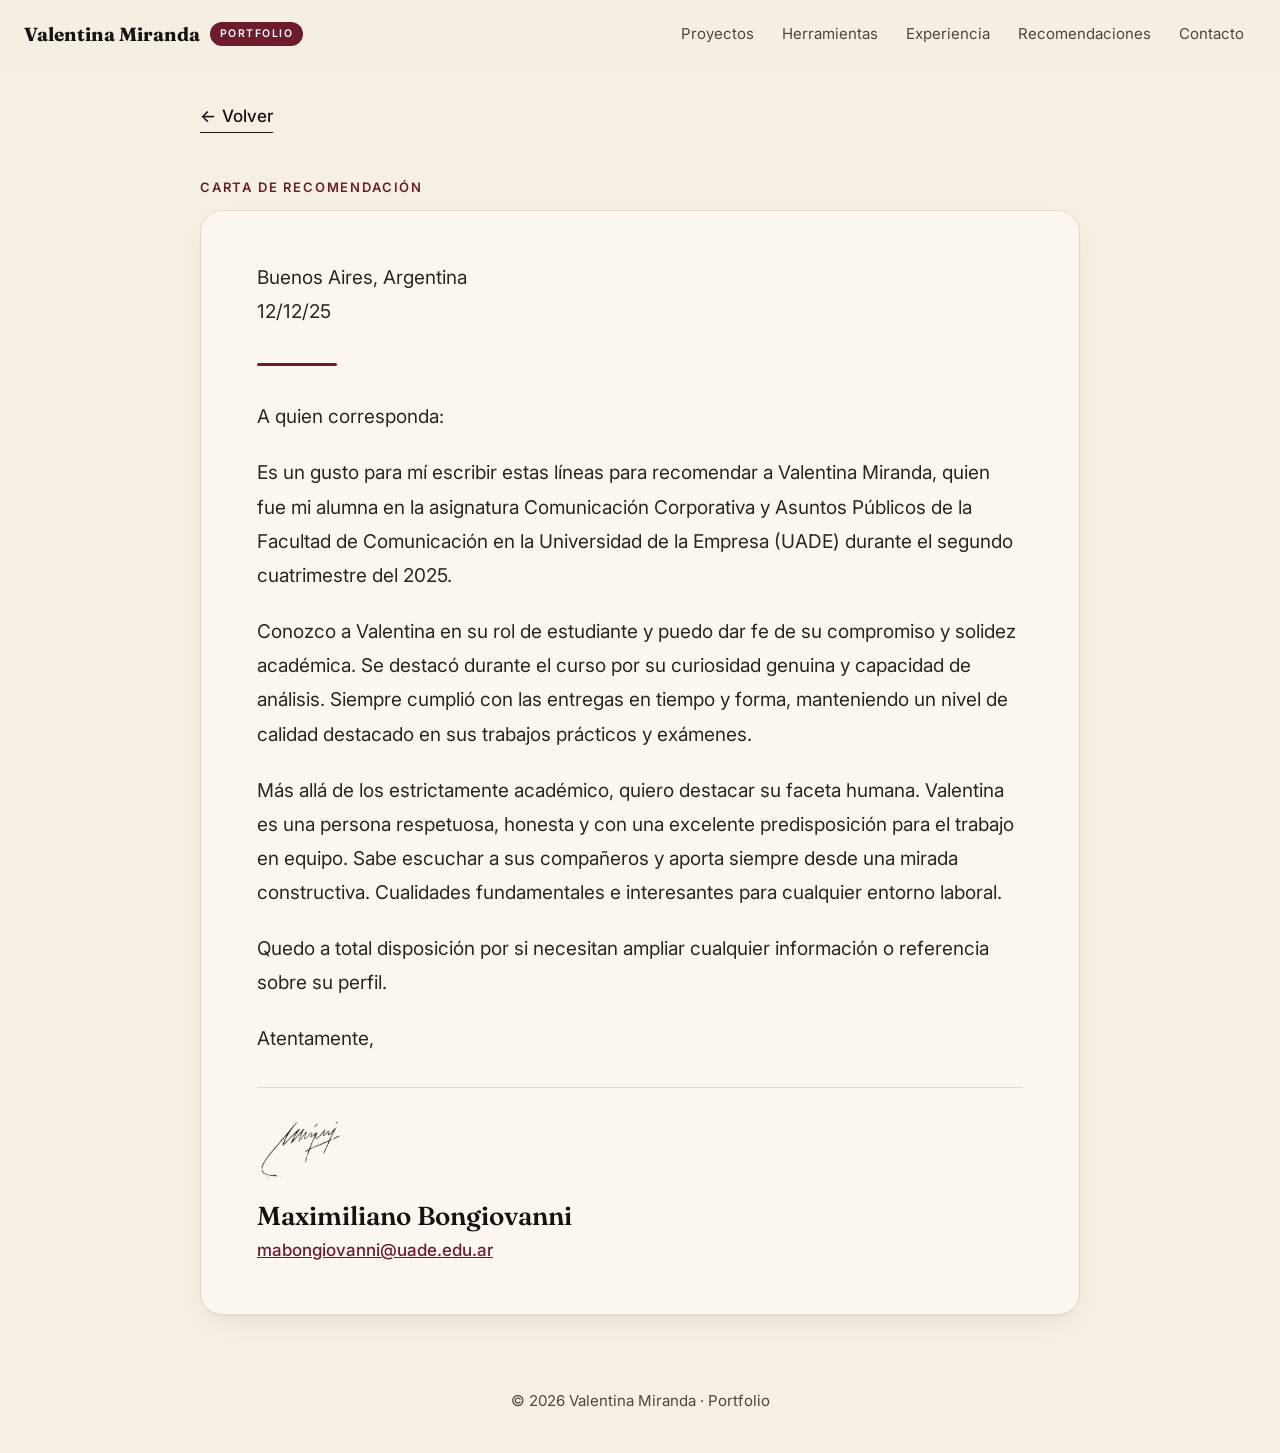
<file: page-carta2.html>
<!DOCTYPE html>
<html lang="es">
<head>
  <meta charset="UTF-8">
  <meta name="viewport" content="width=device-width, initial-scale=1">
  <title>Carta de recomendación · Maximiliano Bongiovanni · Valentina Miranda</title>
  <meta name="description" content="Portfolio de Valentina Miranda, Licenciada en Comunicación Digital e Interactiva. Proyectos, redacción, herramientas y experiencia.">
  <meta property="og:title" content="Valentina Miranda · Portfolio">
  <meta property="og:description" content="Licenciada en Comunicación Digital e Interactiva. Proyectos, redacción, herramientas y experiencia.">
  <meta property="og:image" content="https://valentinamirandaportfolio.com.ar/assets/framer/5drVzdfrNWL1Cp1cWm28UonGpg8.png">
  <meta property="og:type" content="website">
  <meta name="twitter:card" content="summary_large_image">
  <link rel="icon" href="data:image/svg+xml,%3Csvg xmlns='http://www.w3.org/2000/svg' viewBox='0 0 64 64'%3E%3Crect width='64' height='64' rx='16' fill='%236d1c2e'/%3E%3Ctext x='32' y='43' font-family='Georgia,serif' font-size='40' font-weight='700' fill='%23f5efe4' text-anchor='middle'%3EV%3C/text%3E%3C/svg%3E">
  <link rel="preconnect" href="https://fonts.googleapis.com">
  <link rel="preconnect" href="https://fonts.gstatic.com" crossorigin>
  <link href="https://fonts.googleapis.com/css2?family=Fraunces:opsz,wght@9..144,500;9..144,600;9..144,700;9..144,800&family=Inter:wght@400;500;600;700&display=swap" rel="stylesheet">
  <link rel="stylesheet" href="assets/styles.css?v=8">
</head>
<body>
<div class="progress"></div>
<svg width="0" height="0" style="position:absolute" aria-hidden="true">
  <symbol id="i-mail" viewBox="0 0 24 24"><rect x="3" y="5" width="18" height="14" rx="2"/><path d="m3 7 9 6 9-6"/></symbol>
  <symbol id="i-phone" viewBox="0 0 24 24"><path d="M22 16.9v3a2 2 0 0 1-2.2 2 19.8 19.8 0 0 1-8.6-3.1 19.5 19.5 0 0 1-6-6A19.8 19.8 0 0 1 2.1 4.2 2 2 0 0 1 4.1 2h3a2 2 0 0 1 2 1.7c.1.9.4 1.8.7 2.7a2 2 0 0 1-.5 2.1L8 9.8a16 16 0 0 0 6 6l1.3-1.3a2 2 0 0 1 2.1-.4c.9.3 1.8.6 2.7.7a2 2 0 0 1 1.7 2z"/></symbol>
  <symbol id="i-in" viewBox="0 0 24 24"><rect x="3" y="3" width="18" height="18" rx="3"/><path d="M8 10v7M8 7v.01M12 17v-4a2 2 0 0 1 4 0v4M12 10v7"/></symbol>
  <symbol id="i-pin" viewBox="0 0 24 24"><path d="M20 10c0 6-8 12-8 12s-8-6-8-12a8 8 0 0 1 16 0z"/><circle cx="12" cy="10" r="3"/></symbol>
  <symbol id="i-down" viewBox="0 0 24 24"><path d="M12 4v16M5 13l7 7 7-7"/></symbol>
  <symbol id="i-star" viewBox="0 0 24 24"><path d="m12 2 3.1 6.3 6.9 1-5 4.9 1.2 6.8L12 17.8 5.8 21l1.2-6.8-5-4.9 6.9-1z"/></symbol>
  <symbol id="i-palette" viewBox="0 0 24 24"><circle cx="13.5" cy="6.5" r="1"/><circle cx="17.5" cy="10.5" r="1"/><circle cx="8.5" cy="7.5" r="1"/><circle cx="6.5" cy="12.5" r="1"/><path d="M12 2a10 10 0 0 0 0 20c1 0 1.7-.8 1.7-1.7 0-.4-.2-.8-.4-1.1-.3-.3-.4-.7-.4-1.1 0-.9.8-1.7 1.7-1.7H16a6 6 0 0 0 6-6c0-4.9-4.5-8.4-10-8.4z"/></symbol>
  <symbol id="i-bot" viewBox="0 0 24 24"><rect x="3" y="8" width="18" height="12" rx="3"/><path d="M12 8V4M8 4h8M9 14v1M15 14v1"/></symbol>
  <symbol id="i-wrench" viewBox="0 0 24 24"><path d="M14.7 6.3a1 1 0 0 0 0 1.4l1.6 1.6a1 1 0 0 0 1.4 0l3.8-3.8a6 6 0 0 1-7.9 7.9l-6.9 6.9a2.1 2.1 0 0 1-3-3l6.9-6.9a6 6 0 0 1 7.9-7.9z"/></symbol>
  <symbol id="i-chart" viewBox="0 0 24 24"><path d="M4 20V10M10 20V4M16 20v-7M22 20H2"/></symbol>
  <symbol id="i-msg" viewBox="0 0 24 24"><path d="M21 15a2 2 0 0 1-2 2H7l-4 4V5a2 2 0 0 1 2-2h14a2 2 0 0 1 2 2z"/><path d="M8 9h8M8 13h5"/></symbol>
  <symbol id="i-window" viewBox="0 0 24 24"><rect x="3" y="4" width="18" height="16" rx="2"/><path d="M3 9h18"/></symbol>
  <symbol id="i-code" viewBox="0 0 24 24"><path d="m16 18 6-6-6-6M8 6l-6 6 6 6"/></symbol>
  <symbol id="i-meta" viewBox="0 0 24 24"><path d="M3 15c0-4 2-8 4.5-8C11 7 13 17 16.5 17 19 17 21 15 21 12s-1.5-5-3.5-5C14 7 10 17 7 17c-2.5 0-4-1-4-2z"/></symbol>
  <symbol id="i-framer" viewBox="0 0 24 24"><path d="M5 3h14v6H12zM5 9h7l7 6H12v6l-7-6z"/></symbol>
  <symbol id="i-video" viewBox="0 0 24 24"><rect x="2" y="6" width="14" height="12" rx="2"/><path d="m16 10 6-3v10l-6-3"/></symbol>
  <symbol id="i-image" viewBox="0 0 24 24"><rect x="3" y="3" width="18" height="18" rx="2"/><circle cx="9" cy="9" r="2"/><path d="m21 15-5-5L5 21"/></symbol>
  <symbol id="i-download" viewBox="0 0 24 24"><path d="M12 3v12M7 10l5 5 5-5M4 21h16"/></symbol>
  <symbol id="i-cap" viewBox="0 0 24 24"><path d="M22 10 12 5 2 10l10 5 10-5z"/><path d="M6 12v5c3 2 9 2 12 0v-5"/></symbol>
  <symbol id="i-sheet" viewBox="0 0 24 24"><rect x="4" y="3" width="16" height="18" rx="2"/><path d="M4 9h16M4 15h16M10 3v18"/></symbol>
  <symbol id="i-refine" viewBox="0 0 24 24"><path d="M3 5h18l-7 8v6l-4 2v-8z"/></symbol>
  <symbol id="i-music" viewBox="0 0 24 24"><path d="M9 18V5l12-2v13"/><circle cx="6" cy="18" r="3"/><circle cx="18" cy="16" r="3"/></symbol>
  <symbol id="i-send" viewBox="0 0 24 24"><path d="m22 2-7 20-4-9-9-4z"/><path d="M22 2 11 13"/></symbol>
"  <symbol id="i-x" viewBox="0 0 24 24"><path d="M4 4l16 16M20 4 4 20"/></symbol>
  <symbol id="i-doc" viewBox="0 0 24 24"><path d="M14 3H7a2 2 0 0 0-2 2v14a2 2 0 0 0 2 2h10a2 2 0 0 0 2-2V8z"/><path d="M14 3v5h5M9 13h6M9 17h6"/></symbol>
  <symbol id="i-nodes" viewBox="0 0 24 24"><rect x="3" y="3" width="5" height="5" rx="1"/><rect x="16" y="3" width="5" height="5" rx="1"/><rect x="3" y="16" width="5" height="5" rx="1"/><rect x="16" y="16" width="5" height="5" rx="1"/><path d="M8 5.5h8M8 18.5h8M5.5 8v8M18.5 8v8"/></symbol>
  <symbol id="i-diamond" viewBox="0 0 24 24"><path d="M6 4h12l4 6-10 11L2 10z"/><path d="M2 10h20"/></symbol>
  <symbol id="i-spotify" viewBox="0 0 24 24"><circle cx="12" cy="12" r="10"/><path d="M7 9.5c3.5-1 7-.6 10 1M7.5 13c3-.8 5.8-.4 8.3.9M8 16.2c2.3-.6 4.5-.3 6.4.7"/></symbol>
  <symbol id="i-gear" viewBox="0 0 24 24"><circle cx="12" cy="12" r="3"/><path d="M19.4 15a1.7 1.7 0 0 0 .3 1.8l.1.1a2 2 0 1 1-2.8 2.8l-.1-.1a1.7 1.7 0 0 0-1.8-.3 1.7 1.7 0 0 0-1 1.5V21a2 2 0 1 1-4 0v-.1a1.7 1.7 0 0 0-1.1-1.5 1.7 1.7 0 0 0-1.8.3l-.1.1a2 2 0 1 1-2.8-2.8l.1-.1a1.7 1.7 0 0 0 .3-1.8 1.7 1.7 0 0 0-1.5-1H3a2 2 0 1 1 0-4h.1a1.7 1.7 0 0 0 1.5-1.1 1.7 1.7 0 0 0-.3-1.8l-.1-.1a2 2 0 1 1 2.8-2.8l.1.1a1.7 1.7 0 0 0 1.8.3H9a1.7 1.7 0 0 0 1-1.5V3a2 2 0 1 1 4 0v.1a1.7 1.7 0 0 0 1 1.5 1.7 1.7 0 0 0 1.8-.3l.1-.1a2 2 0 1 1 2.8 2.8l-.1.1a1.7 1.7 0 0 0-.3 1.8V9a1.7 1.7 0 0 0 1.5 1H21a2 2 0 1 1 0 4h-.1a1.7 1.7 0 0 0-1.5 1z"/></symbol>
  <symbol id="i-mic" viewBox="0 0 24 24"><rect x="9" y="2" width="6" height="12" rx="3"/><path d="M5 10a7 7 0 0 0 14 0M12 17v5"/></symbol>
  <symbol id="i-globe" viewBox="0 0 24 24"><circle cx="12" cy="12" r="10"/><path d="M2 12h20M12 2a15 15 0 0 1 0 20M12 2a15 15 0 0 0 0 20"/></symbol>
  <symbol id="i-calc" viewBox="0 0 24 24"><rect x="4" y="2" width="16" height="20" rx="2"/><path d="M8 6h8M8 11h.01M12 11h.01M16 11h.01M8 15h.01M12 15h.01M16 15h.01M8 19h.01M12 19h4"/></symbol>
  <symbol id="i-spark" viewBox="0 0 24 24"><path d="M12 3v4M12 17v4M3 12h4M17 12h4M6 6l2.5 2.5M15.5 15.5 18 18M6 18l2.5-2.5M15.5 8.5 18 6"/></symbol>
</svg>

<header class="header">
  <div class="header-inner">
    <a class="brand" href="index.html#inicio">Valentina Miranda <span class="brand-pill">PORTFOLIO</span></a>
    <button class="menu-btn" aria-label="Abrir menú" aria-expanded="false"><span></span></button>
    <nav class="nav" aria-label="Secciones">
      <a href="index.html#proyectos">Proyectos</a>
      <a href="index.html#herramientas">Herramientas</a>
      <a href="index.html#experiencia">Experiencia</a>
      <a href="index.html#recomendaciones">Recomendaciones</a>
      <a href="index.html#contacto">Contacto</a>
    </nav>
  </div>
</header>

<main class="page">
  <div class="wrap-narrow">
    <a class="back" href="index.html#recomendaciones"><span class="arr">←</span> Volver</a>

    <span class="page-kicker reveal">Carta de recomendación</span>
    <div class="card letter-page reveal">
      <p class="letter-meta">Buenos Aires, Argentina<br>12/12/25</p>
      <div class="divider"></div>
      <div class="article">
      <p>A quien corresponda:</p>
      <p>Es un gusto para mí escribir estas líneas para recomendar a Valentina Miranda, quien fue mi alumna en la asignatura Comunicación Corporativa y Asuntos Públicos de la Facultad de Comunicación en la Universidad de la Empresa (UADE) durante el segundo cuatrimestre del 2025.</p>
      <p>Conozco a Valentina en su rol de estudiante y puedo dar fe de su compromiso y solidez académica. Se destacó durante el curso por su curiosidad genuina y capacidad de análisis. Siempre cumplió con las entregas en tiempo y forma, manteniendo un nivel de calidad destacado en sus trabajos prácticos y exámenes.</p>
      <p>Más allá de los estrictamente académico, quiero destacar su faceta humana. Valentina es una persona respetuosa, honesta y con una excelente predisposición para el trabajo en equipo. Sabe escuchar a sus compañeros y aporta siempre desde una mirada constructiva. Cualidades fundamentales e interesantes para cualquier entorno laboral.</p>
      <p>Quedo a total disposición por si necesitan ampliar cualquier información o referencia sobre su perfil.</p>
      <p>Atentamente,</p>
      </div>
      <div class="signature">
        <img src="assets/framer/kU902M1msxHdMzXNKnqyDcWrNA.png" alt="Firma de Maximiliano Bongiovanni">
        <strong>Maximiliano Bongiovanni</strong>
        <a href="mailto:mabongiovanni@uade.edu.ar">mabongiovanni@uade.edu.ar</a>
      </div>
    </div>

  </div>
</main>

<footer class="footer">© 2026 Valentina Miranda · Portfolio</footer>

<script src="assets/main.js?v=8"></script>
</body>
</html>
</file>
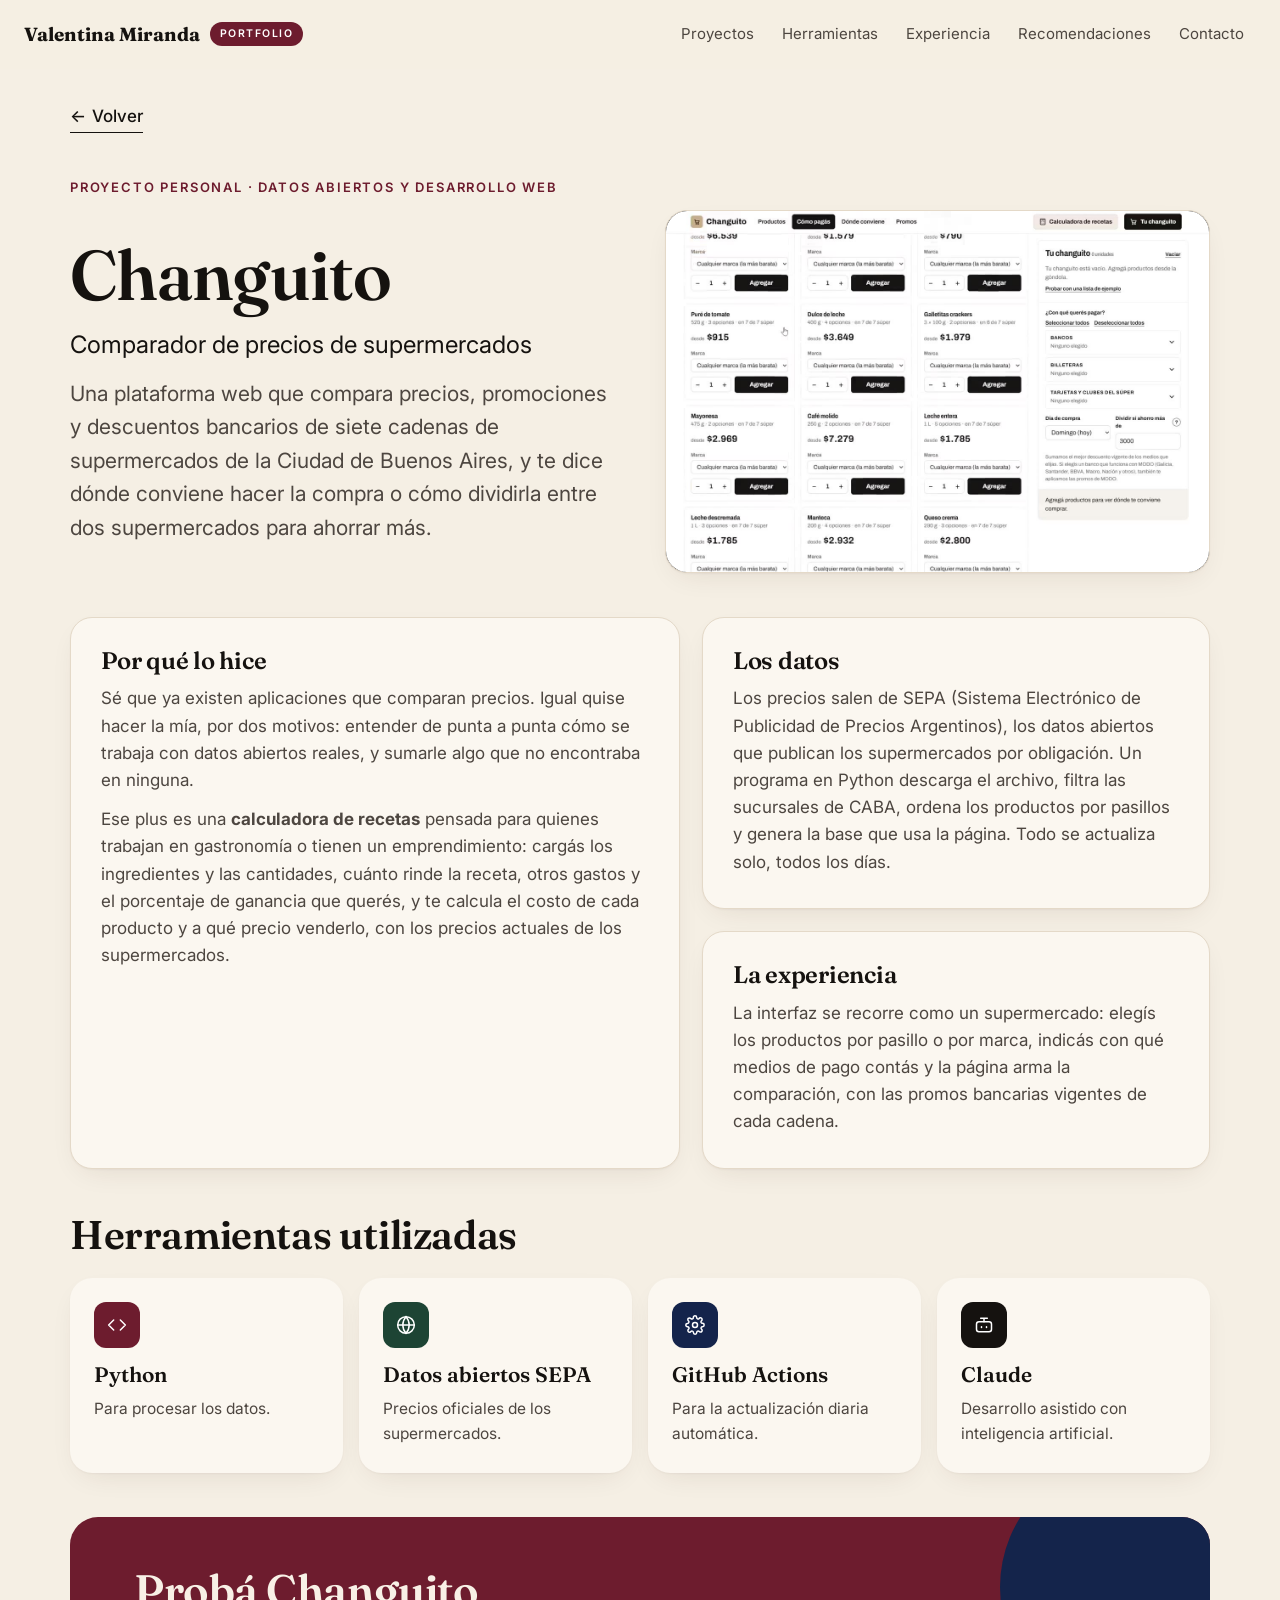
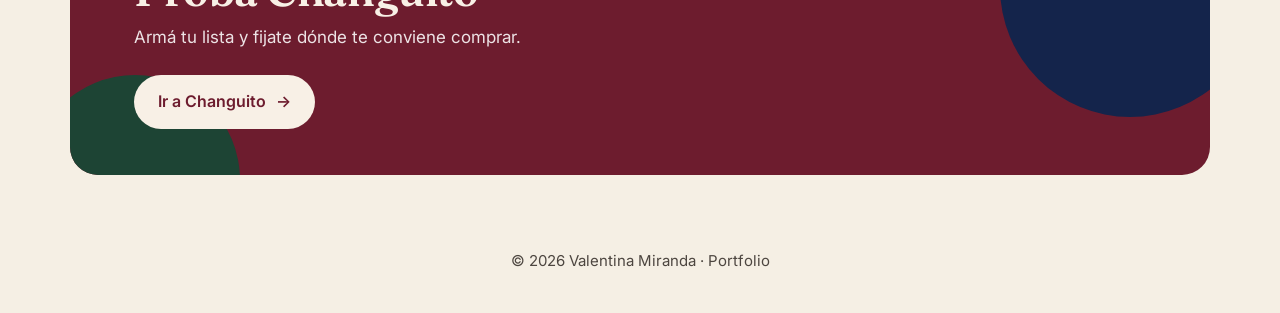
<file: page-changuito.html>
<!DOCTYPE html>
<html lang="es">
<head>
  <meta charset="UTF-8">
  <meta name="viewport" content="width=device-width, initial-scale=1">
  <title>Changuito · Valentina Miranda</title>
  <meta name="description" content="Portfolio de Valentina Miranda, Licenciada en Comunicación Digital e Interactiva. Proyectos, redacción, herramientas y experiencia.">
  <meta property="og:title" content="Valentina Miranda · Portfolio">
  <meta property="og:description" content="Licenciada en Comunicación Digital e Interactiva. Proyectos, redacción, herramientas y experiencia.">
  <meta property="og:image" content="https://valentinamirandaportfolio.com.ar/assets/framer/5drVzdfrNWL1Cp1cWm28UonGpg8.png">
  <meta property="og:type" content="website">
  <meta name="twitter:card" content="summary_large_image">
  <link rel="icon" href="data:image/svg+xml,%3Csvg xmlns='http://www.w3.org/2000/svg' viewBox='0 0 64 64'%3E%3Crect width='64' height='64' rx='16' fill='%236d1c2e'/%3E%3Ctext x='32' y='43' font-family='Georgia,serif' font-size='40' font-weight='700' fill='%23f5efe4' text-anchor='middle'%3EV%3C/text%3E%3C/svg%3E">
  <link rel="preconnect" href="https://fonts.googleapis.com">
  <link rel="preconnect" href="https://fonts.gstatic.com" crossorigin>
  <link href="https://fonts.googleapis.com/css2?family=Fraunces:opsz,wght@9..144,500;9..144,600;9..144,700;9..144,800&family=Inter:wght@400;500;600;700&display=swap" rel="stylesheet">
  <link rel="stylesheet" href="assets/styles.css?v=8">
</head>
<body>

<svg width="0" height="0" style="position:absolute" aria-hidden="true">
  <symbol id="i-mail" viewBox="0 0 24 24"><rect x="3" y="5" width="18" height="14" rx="2"/><path d="m3 7 9 6 9-6"/></symbol>
  <symbol id="i-phone" viewBox="0 0 24 24"><path d="M22 16.9v3a2 2 0 0 1-2.2 2 19.8 19.8 0 0 1-8.6-3.1 19.5 19.5 0 0 1-6-6A19.8 19.8 0 0 1 2.1 4.2 2 2 0 0 1 4.1 2h3a2 2 0 0 1 2 1.7c.1.9.4 1.8.7 2.7a2 2 0 0 1-.5 2.1L8 9.8a16 16 0 0 0 6 6l1.3-1.3a2 2 0 0 1 2.1-.4c.9.3 1.8.6 2.7.7a2 2 0 0 1 1.7 2z"/></symbol>
  <symbol id="i-in" viewBox="0 0 24 24"><rect x="3" y="3" width="18" height="18" rx="3"/><path d="M8 10v7M8 7v.01M12 17v-4a2 2 0 0 1 4 0v4M12 10v7"/></symbol>
  <symbol id="i-pin" viewBox="0 0 24 24"><path d="M20 10c0 6-8 12-8 12s-8-6-8-12a8 8 0 0 1 16 0z"/><circle cx="12" cy="10" r="3"/></symbol>
  <symbol id="i-down" viewBox="0 0 24 24"><path d="M12 4v16M5 13l7 7 7-7"/></symbol>
  <symbol id="i-star" viewBox="0 0 24 24"><path d="m12 2 3.1 6.3 6.9 1-5 4.9 1.2 6.8L12 17.8 5.8 21l1.2-6.8-5-4.9 6.9-1z"/></symbol>
  <symbol id="i-palette" viewBox="0 0 24 24"><circle cx="13.5" cy="6.5" r="1"/><circle cx="17.5" cy="10.5" r="1"/><circle cx="8.5" cy="7.5" r="1"/><circle cx="6.5" cy="12.5" r="1"/><path d="M12 2a10 10 0 0 0 0 20c1 0 1.7-.8 1.7-1.7 0-.4-.2-.8-.4-1.1-.3-.3-.4-.7-.4-1.1 0-.9.8-1.7 1.7-1.7H16a6 6 0 0 0 6-6c0-4.9-4.5-8.4-10-8.4z"/></symbol>
  <symbol id="i-bot" viewBox="0 0 24 24"><rect x="3" y="8" width="18" height="12" rx="3"/><path d="M12 8V4M8 4h8M9 14v1M15 14v1"/></symbol>
  <symbol id="i-wrench" viewBox="0 0 24 24"><path d="M14.7 6.3a1 1 0 0 0 0 1.4l1.6 1.6a1 1 0 0 0 1.4 0l3.8-3.8a6 6 0 0 1-7.9 7.9l-6.9 6.9a2.1 2.1 0 0 1-3-3l6.9-6.9a6 6 0 0 1 7.9-7.9z"/></symbol>
  <symbol id="i-chart" viewBox="0 0 24 24"><path d="M4 20V10M10 20V4M16 20v-7M22 20H2"/></symbol>
  <symbol id="i-msg" viewBox="0 0 24 24"><path d="M21 15a2 2 0 0 1-2 2H7l-4 4V5a2 2 0 0 1 2-2h14a2 2 0 0 1 2 2z"/><path d="M8 9h8M8 13h5"/></symbol>
  <symbol id="i-window" viewBox="0 0 24 24"><rect x="3" y="4" width="18" height="16" rx="2"/><path d="M3 9h18"/></symbol>
  <symbol id="i-code" viewBox="0 0 24 24"><path d="m16 18 6-6-6-6M8 6l-6 6 6 6"/></symbol>
  <symbol id="i-meta" viewBox="0 0 24 24"><path d="M3 15c0-4 2-8 4.5-8C11 7 13 17 16.5 17 19 17 21 15 21 12s-1.5-5-3.5-5C14 7 10 17 7 17c-2.5 0-4-1-4-2z"/></symbol>
  <symbol id="i-framer" viewBox="0 0 24 24"><path d="M5 3h14v6H12zM5 9h7l7 6H12v6l-7-6z"/></symbol>
  <symbol id="i-video" viewBox="0 0 24 24"><rect x="2" y="6" width="14" height="12" rx="2"/><path d="m16 10 6-3v10l-6-3"/></symbol>
  <symbol id="i-image" viewBox="0 0 24 24"><rect x="3" y="3" width="18" height="18" rx="2"/><circle cx="9" cy="9" r="2"/><path d="m21 15-5-5L5 21"/></symbol>
  <symbol id="i-download" viewBox="0 0 24 24"><path d="M12 3v12M7 10l5 5 5-5M4 21h16"/></symbol>
  <symbol id="i-cap" viewBox="0 0 24 24"><path d="M22 10 12 5 2 10l10 5 10-5z"/><path d="M6 12v5c3 2 9 2 12 0v-5"/></symbol>
  <symbol id="i-sheet" viewBox="0 0 24 24"><rect x="4" y="3" width="16" height="18" rx="2"/><path d="M4 9h16M4 15h16M10 3v18"/></symbol>
  <symbol id="i-refine" viewBox="0 0 24 24"><path d="M3 5h18l-7 8v6l-4 2v-8z"/></symbol>
  <symbol id="i-music" viewBox="0 0 24 24"><path d="M9 18V5l12-2v13"/><circle cx="6" cy="18" r="3"/><circle cx="18" cy="16" r="3"/></symbol>
  <symbol id="i-send" viewBox="0 0 24 24"><path d="m22 2-7 20-4-9-9-4z"/><path d="M22 2 11 13"/></symbol>
"  <symbol id="i-x" viewBox="0 0 24 24"><path d="M4 4l16 16M20 4 4 20"/></symbol>
  <symbol id="i-doc" viewBox="0 0 24 24"><path d="M14 3H7a2 2 0 0 0-2 2v14a2 2 0 0 0 2 2h10a2 2 0 0 0 2-2V8z"/><path d="M14 3v5h5M9 13h6M9 17h6"/></symbol>
  <symbol id="i-nodes" viewBox="0 0 24 24"><rect x="3" y="3" width="5" height="5" rx="1"/><rect x="16" y="3" width="5" height="5" rx="1"/><rect x="3" y="16" width="5" height="5" rx="1"/><rect x="16" y="16" width="5" height="5" rx="1"/><path d="M8 5.5h8M8 18.5h8M5.5 8v8M18.5 8v8"/></symbol>
  <symbol id="i-diamond" viewBox="0 0 24 24"><path d="M6 4h12l4 6-10 11L2 10z"/><path d="M2 10h20"/></symbol>
  <symbol id="i-spotify" viewBox="0 0 24 24"><circle cx="12" cy="12" r="10"/><path d="M7 9.5c3.5-1 7-.6 10 1M7.5 13c3-.8 5.8-.4 8.3.9M8 16.2c2.3-.6 4.5-.3 6.4.7"/></symbol>
  <symbol id="i-gear" viewBox="0 0 24 24"><circle cx="12" cy="12" r="3"/><path d="M19.4 15a1.7 1.7 0 0 0 .3 1.8l.1.1a2 2 0 1 1-2.8 2.8l-.1-.1a1.7 1.7 0 0 0-1.8-.3 1.7 1.7 0 0 0-1 1.5V21a2 2 0 1 1-4 0v-.1a1.7 1.7 0 0 0-1.1-1.5 1.7 1.7 0 0 0-1.8.3l-.1.1a2 2 0 1 1-2.8-2.8l.1-.1a1.7 1.7 0 0 0 .3-1.8 1.7 1.7 0 0 0-1.5-1H3a2 2 0 1 1 0-4h.1a1.7 1.7 0 0 0 1.5-1.1 1.7 1.7 0 0 0-.3-1.8l-.1-.1a2 2 0 1 1 2.8-2.8l.1.1a1.7 1.7 0 0 0 1.8.3H9a1.7 1.7 0 0 0 1-1.5V3a2 2 0 1 1 4 0v.1a1.7 1.7 0 0 0 1 1.5 1.7 1.7 0 0 0 1.8-.3l.1-.1a2 2 0 1 1 2.8 2.8l-.1.1a1.7 1.7 0 0 0-.3 1.8V9a1.7 1.7 0 0 0 1.5 1H21a2 2 0 1 1 0 4h-.1a1.7 1.7 0 0 0-1.5 1z"/></symbol>
  <symbol id="i-mic" viewBox="0 0 24 24"><rect x="9" y="2" width="6" height="12" rx="3"/><path d="M5 10a7 7 0 0 0 14 0M12 17v5"/></symbol>
  <symbol id="i-globe" viewBox="0 0 24 24"><circle cx="12" cy="12" r="10"/><path d="M2 12h20M12 2a15 15 0 0 1 0 20M12 2a15 15 0 0 0 0 20"/></symbol>
  <symbol id="i-calc" viewBox="0 0 24 24"><rect x="4" y="2" width="16" height="20" rx="2"/><path d="M8 6h8M8 11h.01M12 11h.01M16 11h.01M8 15h.01M12 15h.01M16 15h.01M8 19h.01M12 19h4"/></symbol>
  <symbol id="i-spark" viewBox="0 0 24 24"><path d="M12 3v4M12 17v4M3 12h4M17 12h4M6 6l2.5 2.5M15.5 15.5 18 18M6 18l2.5-2.5M15.5 8.5 18 6"/></symbol>
</svg>

<header class="header">
  <div class="header-inner">
    <a class="brand" href="index.html#inicio">Valentina Miranda <span class="brand-pill">PORTFOLIO</span></a>
    <button class="menu-btn" aria-label="Abrir menú" aria-expanded="false"><span></span></button>
    <nav class="nav" aria-label="Secciones">
      <a href="index.html#proyectos">Proyectos</a>
      <a href="index.html#herramientas">Herramientas</a>
      <a href="index.html#experiencia">Experiencia</a>
      <a href="index.html#recomendaciones">Recomendaciones</a>
      <a href="index.html#contacto">Contacto</a>
    </nav>
  </div>
</header>

<main class="page">
  <div class="wrap">
    <a class="back" href="index.html#personales"><span class="arr">←</span> Volver</a>

    <span class="page-kicker reveal">Proyecto personal · Datos abiertos y desarrollo web</span>
    <div class="page-hero">
      <div>
        <h1 class="page-title reveal">Changuito</h1>
        <p class="page-sub reveal d1">Comparador de precios de supermercados</p>
        <p class="page-lead reveal d2">Una plataforma web que compara precios, promociones y descuentos bancarios de siete cadenas de supermercados de la Ciudad de Buenos Aires, y te dice dónde conviene hacer la compra o cómo dividirla entre dos supermercados para ahorrar más.</p>
      </div>
      <div class="page-hero-media hero-video reveal d1"><video src="assets/video/changuito.mp4" poster="assets/video/changuito-poster.jpg" autoplay muted loop playsinline aria-label="Recorrido por Changuito"></video></div>
    </div>

    <div class="info-grid page-block">
      <div class="card info-card reveal">
        <h3>Por qué lo hice</h3>
        <p>Sé que ya existen aplicaciones que comparan precios. Igual quise hacer la mía, por dos motivos: entender de punta a punta cómo se trabaja con datos abiertos reales, y sumarle algo que no encontraba en ninguna.</p>
        <p>Ese plus es una <strong>calculadora de recetas</strong> pensada para quienes trabajan en gastronomía o tienen un emprendimiento: cargás los ingredientes y las cantidades, cuánto rinde la receta, otros gastos y el porcentaje de ganancia que querés, y te calcula el costo de cada producto y a qué precio venderlo, con los precios actuales de los supermercados.</p>
      </div>
      <div class="info-stack">
        <div class="card info-card reveal d1">
          <h3>Los datos</h3>
          <p>Los precios salen de SEPA (Sistema Electrónico de Publicidad de Precios Argentinos), los datos abiertos que publican los supermercados por obligación. Un programa en Python descarga el archivo, filtra las sucursales de CABA, ordena los productos por pasillos y genera la base que usa la página. Todo se actualiza solo, todos los días.</p>
        </div>
        <div class="card info-card reveal d2">
          <h3>La experiencia</h3>
          <p>La interfaz se recorre como un supermercado: elegís los productos por pasillo o por marca, indicás con qué medios de pago contás y la página arma la comparación, con las promos bancarias vigentes de cada cadena.</p>
        </div>
      </div>
    </div>


    <div class="page-block">
      <h2 class="block-title reveal">Herramientas utilizadas</h2>
      <div class="tool-list">
      <div class="card tool-item reveal d0"><span class="chip-ico bg-bordo"><svg class="icon"><use href="#i-code"/></svg></span><div><strong>Python</strong><span class="desc">Para procesar los datos.</span></div></div>
      <div class="card tool-item reveal d1"><span class="chip-ico bg-verde"><svg class="icon"><use href="#i-globe"/></svg></span><div><strong>Datos abiertos SEPA</strong><span class="desc">Precios oficiales de los supermercados.</span></div></div>
      <div class="card tool-item reveal d2"><span class="chip-ico bg-azul"><svg class="icon"><use href="#i-gear"/></svg></span><div><strong>GitHub Actions</strong><span class="desc">Para la actualización diaria automática.</span></div></div>
      <div class="card tool-item reveal d3"><span class="chip-ico bg-negro"><svg class="icon"><use href="#i-bot"/></svg></span><div><strong>Claude</strong><span class="desc">Desarrollo asistido con inteligencia artificial.</span></div></div>
      </div>
    </div>

    <div class="cta-box reveal page-block">
      <span class="blob azul"></span><span class="blob verde"></span>
      <h3>Probá Changuito</h3><p>Armá tu lista y fijate dónde te conviene comprar.</p>
      <div class="cta-actions">
        <a class="btn" href="https://valenmir04.github.io/Changuito/" target="_blank" rel="noopener">Ir a Changuito <span class="arr">→</span></a>
        
      </div>
    </div>

  </div>
</main>

<footer class="footer">© 2026 Valentina Miranda · Portfolio</footer>

<script src="assets/main.js?v=8"></script>
</body>
</html>
</file>
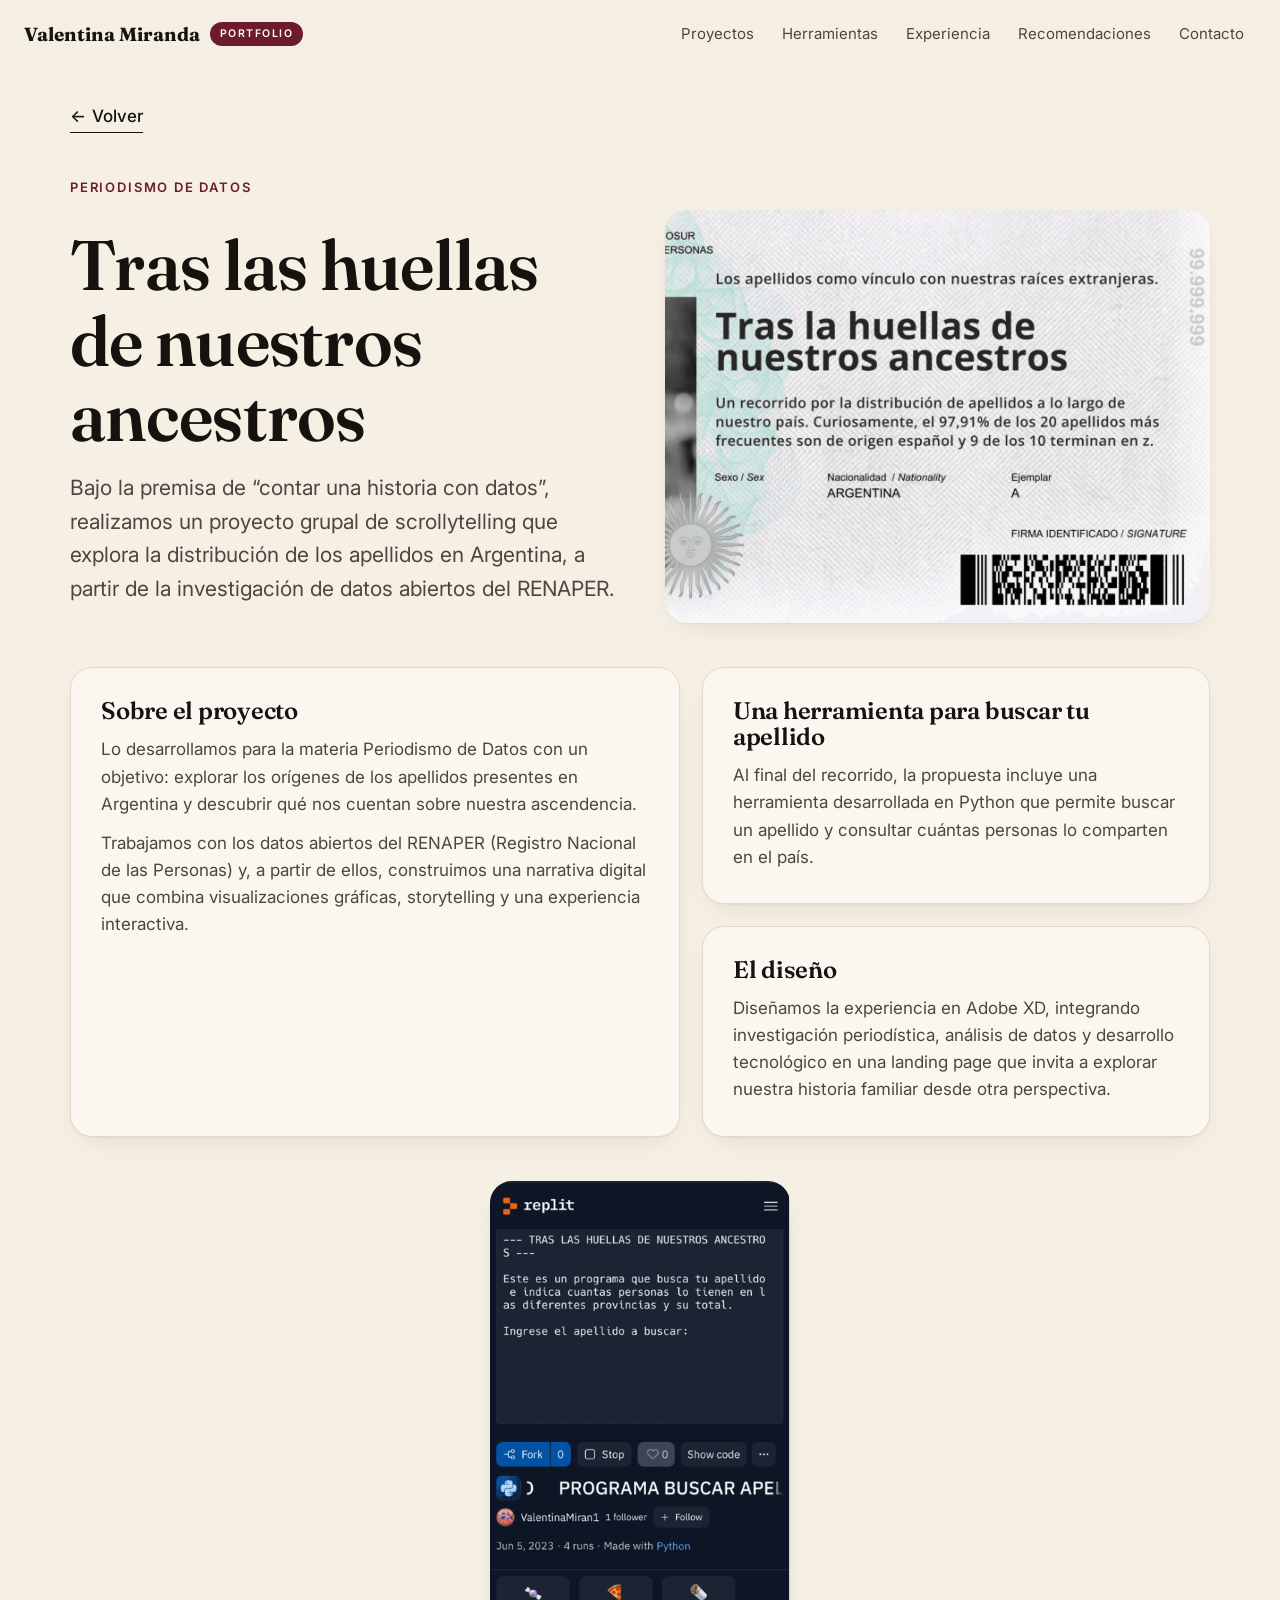
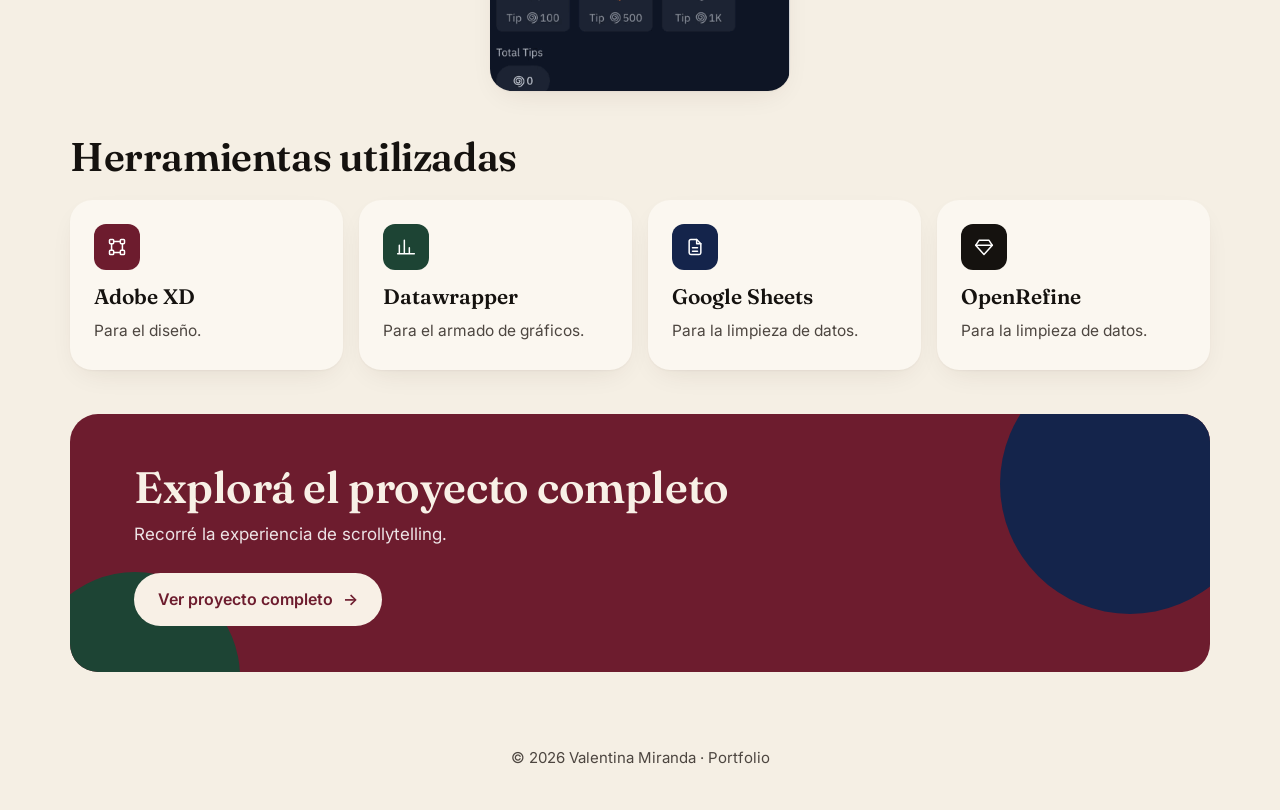
<file: page-huellas.html>
<!DOCTYPE html>
<html lang="es">
<head>
  <meta charset="UTF-8">
  <meta name="viewport" content="width=device-width, initial-scale=1">
  <title>Tras las huellas de nuestros ancestros · Valentina Miranda</title>
  <meta name="description" content="Portfolio de Valentina Miranda, Licenciada en Comunicación Digital e Interactiva. Proyectos, redacción, herramientas y experiencia.">
  <meta property="og:title" content="Valentina Miranda · Portfolio">
  <meta property="og:description" content="Licenciada en Comunicación Digital e Interactiva. Proyectos, redacción, herramientas y experiencia.">
  <meta property="og:image" content="https://valentinamirandaportfolio.com.ar/assets/framer/5drVzdfrNWL1Cp1cWm28UonGpg8.png">
  <meta property="og:type" content="website">
  <meta name="twitter:card" content="summary_large_image">
  <link rel="icon" href="data:image/svg+xml,%3Csvg xmlns='http://www.w3.org/2000/svg' viewBox='0 0 64 64'%3E%3Crect width='64' height='64' rx='16' fill='%236d1c2e'/%3E%3Ctext x='32' y='43' font-family='Georgia,serif' font-size='40' font-weight='700' fill='%23f5efe4' text-anchor='middle'%3EV%3C/text%3E%3C/svg%3E">
  <link rel="preconnect" href="https://fonts.googleapis.com">
  <link rel="preconnect" href="https://fonts.gstatic.com" crossorigin>
  <link href="https://fonts.googleapis.com/css2?family=Fraunces:opsz,wght@9..144,500;9..144,600;9..144,700;9..144,800&family=Inter:wght@400;500;600;700&display=swap" rel="stylesheet">
  <link rel="stylesheet" href="assets/styles.css?v=8">
</head>
<body>

<svg width="0" height="0" style="position:absolute" aria-hidden="true">
  <symbol id="i-mail" viewBox="0 0 24 24"><rect x="3" y="5" width="18" height="14" rx="2"/><path d="m3 7 9 6 9-6"/></symbol>
  <symbol id="i-phone" viewBox="0 0 24 24"><path d="M22 16.9v3a2 2 0 0 1-2.2 2 19.8 19.8 0 0 1-8.6-3.1 19.5 19.5 0 0 1-6-6A19.8 19.8 0 0 1 2.1 4.2 2 2 0 0 1 4.1 2h3a2 2 0 0 1 2 1.7c.1.9.4 1.8.7 2.7a2 2 0 0 1-.5 2.1L8 9.8a16 16 0 0 0 6 6l1.3-1.3a2 2 0 0 1 2.1-.4c.9.3 1.8.6 2.7.7a2 2 0 0 1 1.7 2z"/></symbol>
  <symbol id="i-in" viewBox="0 0 24 24"><rect x="3" y="3" width="18" height="18" rx="3"/><path d="M8 10v7M8 7v.01M12 17v-4a2 2 0 0 1 4 0v4M12 10v7"/></symbol>
  <symbol id="i-pin" viewBox="0 0 24 24"><path d="M20 10c0 6-8 12-8 12s-8-6-8-12a8 8 0 0 1 16 0z"/><circle cx="12" cy="10" r="3"/></symbol>
  <symbol id="i-down" viewBox="0 0 24 24"><path d="M12 4v16M5 13l7 7 7-7"/></symbol>
  <symbol id="i-star" viewBox="0 0 24 24"><path d="m12 2 3.1 6.3 6.9 1-5 4.9 1.2 6.8L12 17.8 5.8 21l1.2-6.8-5-4.9 6.9-1z"/></symbol>
  <symbol id="i-palette" viewBox="0 0 24 24"><circle cx="13.5" cy="6.5" r="1"/><circle cx="17.5" cy="10.5" r="1"/><circle cx="8.5" cy="7.5" r="1"/><circle cx="6.5" cy="12.5" r="1"/><path d="M12 2a10 10 0 0 0 0 20c1 0 1.7-.8 1.7-1.7 0-.4-.2-.8-.4-1.1-.3-.3-.4-.7-.4-1.1 0-.9.8-1.7 1.7-1.7H16a6 6 0 0 0 6-6c0-4.9-4.5-8.4-10-8.4z"/></symbol>
  <symbol id="i-bot" viewBox="0 0 24 24"><rect x="3" y="8" width="18" height="12" rx="3"/><path d="M12 8V4M8 4h8M9 14v1M15 14v1"/></symbol>
  <symbol id="i-wrench" viewBox="0 0 24 24"><path d="M14.7 6.3a1 1 0 0 0 0 1.4l1.6 1.6a1 1 0 0 0 1.4 0l3.8-3.8a6 6 0 0 1-7.9 7.9l-6.9 6.9a2.1 2.1 0 0 1-3-3l6.9-6.9a6 6 0 0 1 7.9-7.9z"/></symbol>
  <symbol id="i-chart" viewBox="0 0 24 24"><path d="M4 20V10M10 20V4M16 20v-7M22 20H2"/></symbol>
  <symbol id="i-msg" viewBox="0 0 24 24"><path d="M21 15a2 2 0 0 1-2 2H7l-4 4V5a2 2 0 0 1 2-2h14a2 2 0 0 1 2 2z"/><path d="M8 9h8M8 13h5"/></symbol>
  <symbol id="i-window" viewBox="0 0 24 24"><rect x="3" y="4" width="18" height="16" rx="2"/><path d="M3 9h18"/></symbol>
  <symbol id="i-code" viewBox="0 0 24 24"><path d="m16 18 6-6-6-6M8 6l-6 6 6 6"/></symbol>
  <symbol id="i-meta" viewBox="0 0 24 24"><path d="M3 15c0-4 2-8 4.5-8C11 7 13 17 16.5 17 19 17 21 15 21 12s-1.5-5-3.5-5C14 7 10 17 7 17c-2.5 0-4-1-4-2z"/></symbol>
  <symbol id="i-framer" viewBox="0 0 24 24"><path d="M5 3h14v6H12zM5 9h7l7 6H12v6l-7-6z"/></symbol>
  <symbol id="i-video" viewBox="0 0 24 24"><rect x="2" y="6" width="14" height="12" rx="2"/><path d="m16 10 6-3v10l-6-3"/></symbol>
  <symbol id="i-image" viewBox="0 0 24 24"><rect x="3" y="3" width="18" height="18" rx="2"/><circle cx="9" cy="9" r="2"/><path d="m21 15-5-5L5 21"/></symbol>
  <symbol id="i-download" viewBox="0 0 24 24"><path d="M12 3v12M7 10l5 5 5-5M4 21h16"/></symbol>
  <symbol id="i-cap" viewBox="0 0 24 24"><path d="M22 10 12 5 2 10l10 5 10-5z"/><path d="M6 12v5c3 2 9 2 12 0v-5"/></symbol>
  <symbol id="i-sheet" viewBox="0 0 24 24"><rect x="4" y="3" width="16" height="18" rx="2"/><path d="M4 9h16M4 15h16M10 3v18"/></symbol>
  <symbol id="i-refine" viewBox="0 0 24 24"><path d="M3 5h18l-7 8v6l-4 2v-8z"/></symbol>
  <symbol id="i-music" viewBox="0 0 24 24"><path d="M9 18V5l12-2v13"/><circle cx="6" cy="18" r="3"/><circle cx="18" cy="16" r="3"/></symbol>
  <symbol id="i-send" viewBox="0 0 24 24"><path d="m22 2-7 20-4-9-9-4z"/><path d="M22 2 11 13"/></symbol>
"  <symbol id="i-x" viewBox="0 0 24 24"><path d="M4 4l16 16M20 4 4 20"/></symbol>
  <symbol id="i-doc" viewBox="0 0 24 24"><path d="M14 3H7a2 2 0 0 0-2 2v14a2 2 0 0 0 2 2h10a2 2 0 0 0 2-2V8z"/><path d="M14 3v5h5M9 13h6M9 17h6"/></symbol>
  <symbol id="i-nodes" viewBox="0 0 24 24"><rect x="3" y="3" width="5" height="5" rx="1"/><rect x="16" y="3" width="5" height="5" rx="1"/><rect x="3" y="16" width="5" height="5" rx="1"/><rect x="16" y="16" width="5" height="5" rx="1"/><path d="M8 5.5h8M8 18.5h8M5.5 8v8M18.5 8v8"/></symbol>
  <symbol id="i-diamond" viewBox="0 0 24 24"><path d="M6 4h12l4 6-10 11L2 10z"/><path d="M2 10h20"/></symbol>
  <symbol id="i-spotify" viewBox="0 0 24 24"><circle cx="12" cy="12" r="10"/><path d="M7 9.5c3.5-1 7-.6 10 1M7.5 13c3-.8 5.8-.4 8.3.9M8 16.2c2.3-.6 4.5-.3 6.4.7"/></symbol>
  <symbol id="i-gear" viewBox="0 0 24 24"><circle cx="12" cy="12" r="3"/><path d="M19.4 15a1.7 1.7 0 0 0 .3 1.8l.1.1a2 2 0 1 1-2.8 2.8l-.1-.1a1.7 1.7 0 0 0-1.8-.3 1.7 1.7 0 0 0-1 1.5V21a2 2 0 1 1-4 0v-.1a1.7 1.7 0 0 0-1.1-1.5 1.7 1.7 0 0 0-1.8.3l-.1.1a2 2 0 1 1-2.8-2.8l.1-.1a1.7 1.7 0 0 0 .3-1.8 1.7 1.7 0 0 0-1.5-1H3a2 2 0 1 1 0-4h.1a1.7 1.7 0 0 0 1.5-1.1 1.7 1.7 0 0 0-.3-1.8l-.1-.1a2 2 0 1 1 2.8-2.8l.1.1a1.7 1.7 0 0 0 1.8.3H9a1.7 1.7 0 0 0 1-1.5V3a2 2 0 1 1 4 0v.1a1.7 1.7 0 0 0 1 1.5 1.7 1.7 0 0 0 1.8-.3l.1-.1a2 2 0 1 1 2.8 2.8l-.1.1a1.7 1.7 0 0 0-.3 1.8V9a1.7 1.7 0 0 0 1.5 1H21a2 2 0 1 1 0 4h-.1a1.7 1.7 0 0 0-1.5 1z"/></symbol>
  <symbol id="i-mic" viewBox="0 0 24 24"><rect x="9" y="2" width="6" height="12" rx="3"/><path d="M5 10a7 7 0 0 0 14 0M12 17v5"/></symbol>
  <symbol id="i-globe" viewBox="0 0 24 24"><circle cx="12" cy="12" r="10"/><path d="M2 12h20M12 2a15 15 0 0 1 0 20M12 2a15 15 0 0 0 0 20"/></symbol>
  <symbol id="i-calc" viewBox="0 0 24 24"><rect x="4" y="2" width="16" height="20" rx="2"/><path d="M8 6h8M8 11h.01M12 11h.01M16 11h.01M8 15h.01M12 15h.01M16 15h.01M8 19h.01M12 19h4"/></symbol>
  <symbol id="i-spark" viewBox="0 0 24 24"><path d="M12 3v4M12 17v4M3 12h4M17 12h4M6 6l2.5 2.5M15.5 15.5 18 18M6 18l2.5-2.5M15.5 8.5 18 6"/></symbol>
</svg>

<header class="header">
  <div class="header-inner">
    <a class="brand" href="index.html#inicio">Valentina Miranda <span class="brand-pill">PORTFOLIO</span></a>
    <button class="menu-btn" aria-label="Abrir menú" aria-expanded="false"><span></span></button>
    <nav class="nav" aria-label="Secciones">
      <a href="index.html#proyectos">Proyectos</a>
      <a href="index.html#herramientas">Herramientas</a>
      <a href="index.html#experiencia">Experiencia</a>
      <a href="index.html#recomendaciones">Recomendaciones</a>
      <a href="index.html#contacto">Contacto</a>
    </nav>
  </div>
</header>

<main class="page">
  <div class="wrap">
    <a class="back" href="index.html#proyectos"><span class="arr">←</span> Volver</a>

    <span class="page-kicker reveal">Periodismo de datos</span>
    <div class="page-hero">
      <div>
        <h1 class="page-title reveal">Tras las huellas de nuestros ancestros</h1>
        <p class="page-lead reveal d1">Bajo la premisa de “contar una historia con datos”, realizamos un proyecto grupal de scrollytelling que explora la distribución de los apellidos en Argentina, a partir de la investigación de datos abiertos del RENAPER.</p>
      </div>
      <div class="page-hero-media reveal d1"><img src="assets/framer/QJ0tvxDWUhoMEpC96nj0Dig6DU.png" alt="Portada del scrollytelling con un DNI argentino"></div>
    </div>

    <div class="info-grid page-block">
      <div class="card info-card reveal">
        <h3>Sobre el proyecto</h3>
        <p>Lo desarrollamos para la materia Periodismo de Datos con un objetivo: explorar los orígenes de los apellidos presentes en Argentina y descubrir qué nos cuentan sobre nuestra ascendencia.</p>
        <p>Trabajamos con los datos abiertos del RENAPER (Registro Nacional de las Personas) y, a partir de ellos, construimos una narrativa digital que combina visualizaciones gráficas, storytelling y una experiencia interactiva.</p>
      </div>
      <div class="info-stack">
        <div class="card info-card reveal d1">
          <h3>Una herramienta para buscar tu apellido</h3>
          <p>Al final del recorrido, la propuesta incluye una herramienta desarrollada en Python que permite buscar un apellido y consultar cuántas personas lo comparten en el país.</p>
        </div>
        <div class="card info-card reveal d2">
          <h3>El diseño</h3>
          <p>Diseñamos la experiencia en Adobe XD, integrando investigación periodística, análisis de datos y desarrollo tecnológico en una landing page que invita a explorar nuestra historia familiar desde otra perspectiva.</p>
        </div>
      </div>
    </div>

    <div class="page-block reveal" style="display:flex;justify-content:center">
      <img src="assets/framer/BeX84XPtqSUQ8ohgIrsoTpqyNw.png" alt="Vista del diseño en celular" style="max-width:300px;border-radius:22px;box-shadow:var(--shadow)">
    </div>

    <div class="page-block">
      <h2 class="block-title reveal">Herramientas utilizadas</h2>
      <div class="tool-list">
      <div class="card tool-item reveal d0"><span class="chip-ico bg-bordo"><svg class="icon"><use href="#i-nodes"/></svg></span><div><strong>Adobe XD</strong><span class="desc">Para el diseño.</span></div></div>
      <div class="card tool-item reveal d1"><span class="chip-ico bg-verde"><svg class="icon"><use href="#i-chart"/></svg></span><div><strong>Datawrapper</strong><span class="desc">Para el armado de gráficos.</span></div></div>
      <div class="card tool-item reveal d2"><span class="chip-ico bg-azul"><svg class="icon"><use href="#i-doc"/></svg></span><div><strong>Google Sheets</strong><span class="desc">Para la limpieza de datos.</span></div></div>
      <div class="card tool-item reveal d3"><span class="chip-ico bg-negro"><svg class="icon"><use href="#i-diamond"/></svg></span><div><strong>OpenRefine</strong><span class="desc">Para la limpieza de datos.</span></div></div>
      </div>
    </div>

    <div class="cta-box reveal page-block">
      <span class="blob azul"></span><span class="blob verde"></span>
      <h3>Explorá el proyecto completo</h3><p>Recorré la experiencia de scrollytelling.</p>
      <div class="cta-actions">
        <a class="btn" href="https://xd.adobe.com/view/a08c9f30-9074-4f24-ba29-6f49006d47dc-f5df/?fullscreen" target="_blank" rel="noopener">Ver proyecto completo <span class="arr">→</span></a>
        
      </div>
    </div>

  </div>
</main>

<footer class="footer">© 2026 Valentina Miranda · Portfolio</footer>

<script src="assets/main.js?v=8"></script>
</body>
</html>
</file>
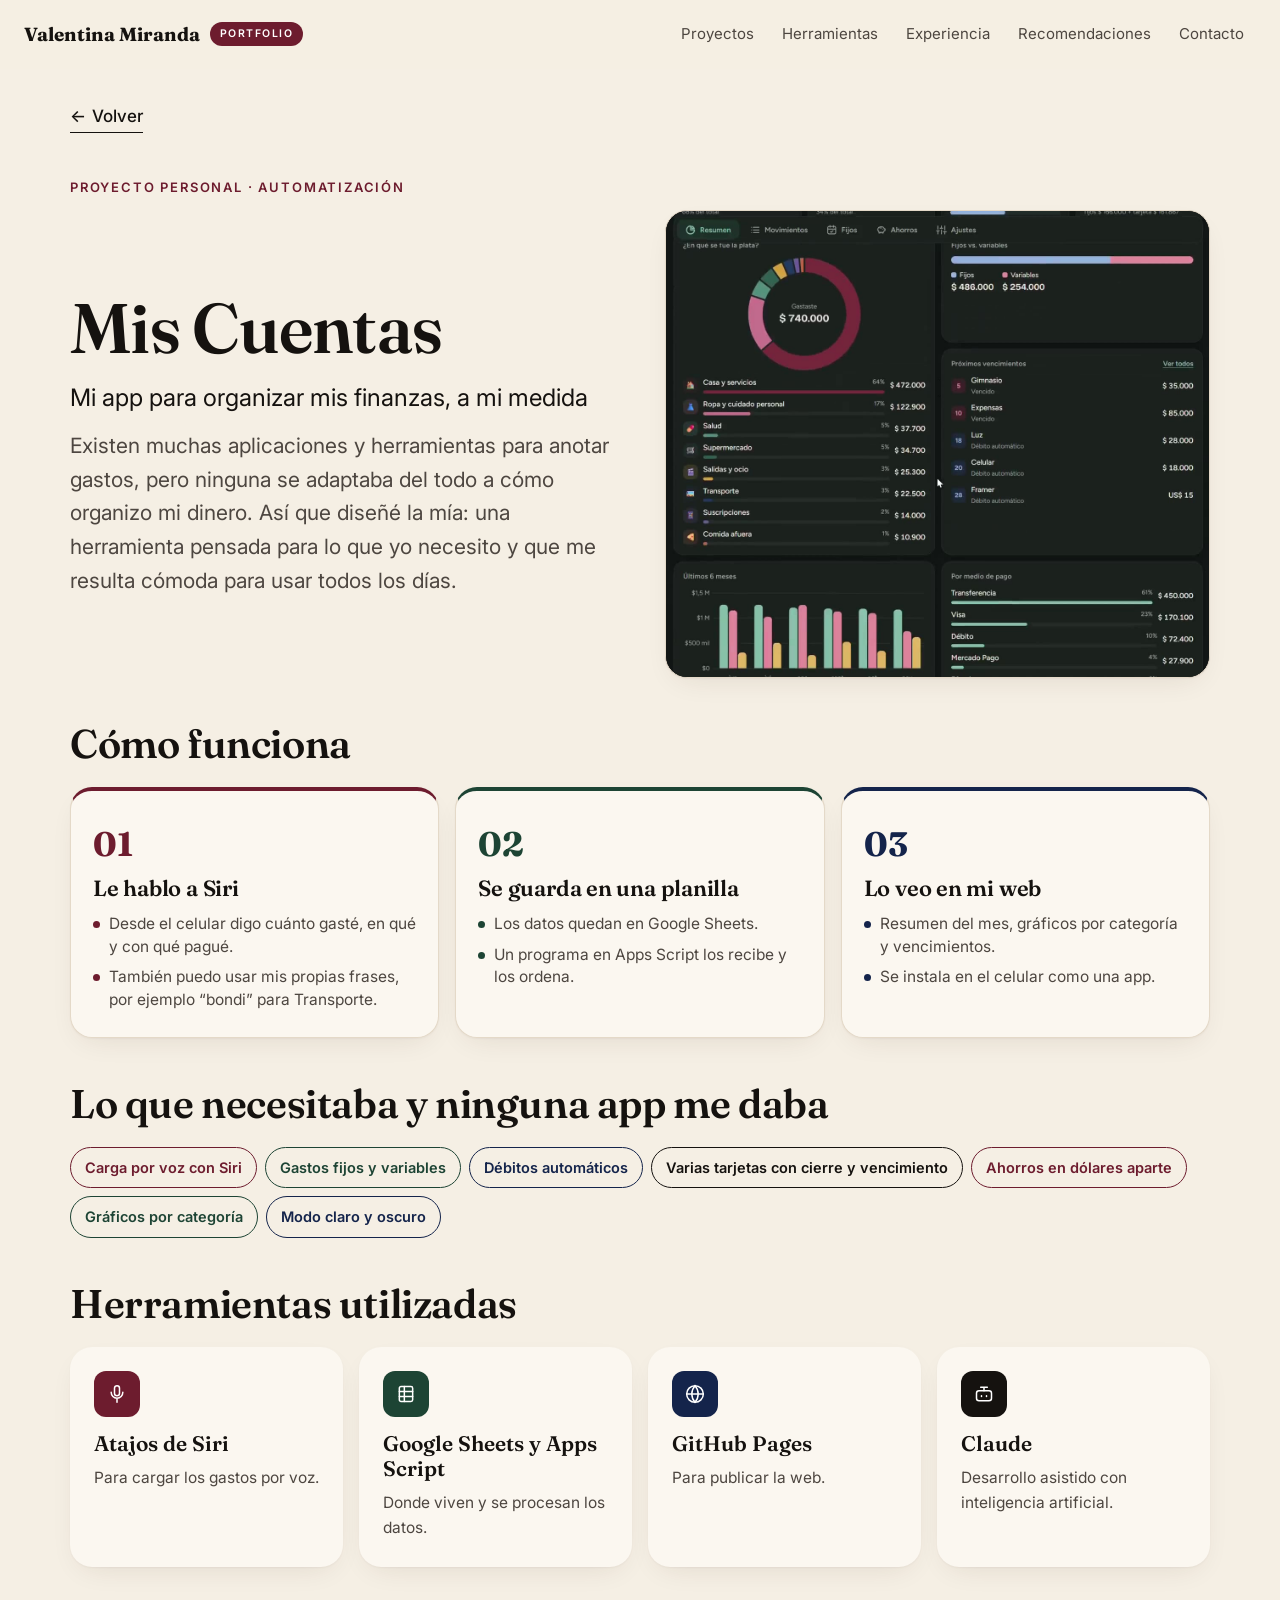
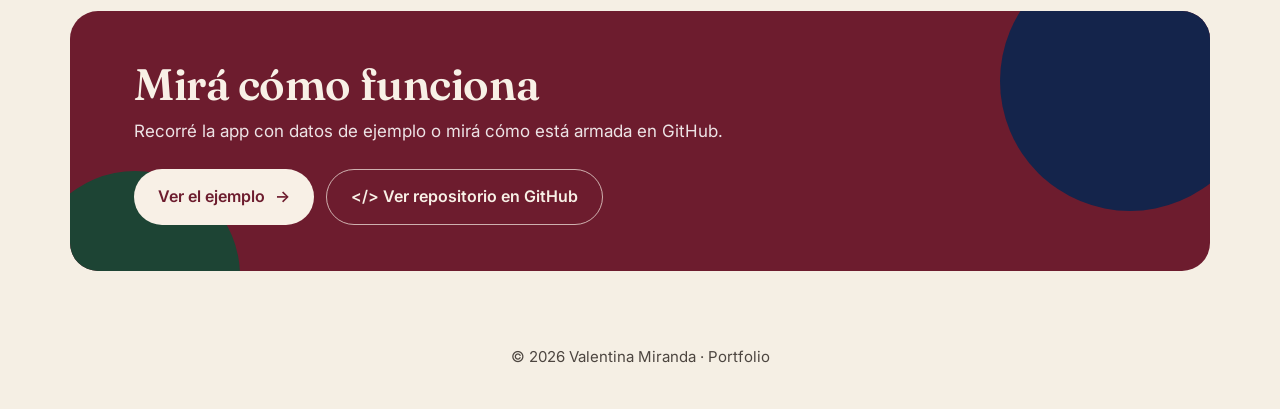
<file: page-mis-cuentas.html>
<!DOCTYPE html>
<html lang="es">
<head>
  <meta charset="UTF-8">
  <meta name="viewport" content="width=device-width, initial-scale=1">
  <title>Mis Cuentas · Valentina Miranda</title>
  <meta name="description" content="Portfolio de Valentina Miranda, Licenciada en Comunicación Digital e Interactiva. Proyectos, redacción, herramientas y experiencia.">
  <meta property="og:title" content="Valentina Miranda · Portfolio">
  <meta property="og:description" content="Licenciada en Comunicación Digital e Interactiva. Proyectos, redacción, herramientas y experiencia.">
  <meta property="og:image" content="https://valentinamirandaportfolio.com.ar/assets/framer/5drVzdfrNWL1Cp1cWm28UonGpg8.png">
  <meta property="og:type" content="website">
  <meta name="twitter:card" content="summary_large_image">
  <link rel="icon" href="data:image/svg+xml,%3Csvg xmlns='http://www.w3.org/2000/svg' viewBox='0 0 64 64'%3E%3Crect width='64' height='64' rx='16' fill='%236d1c2e'/%3E%3Ctext x='32' y='43' font-family='Georgia,serif' font-size='40' font-weight='700' fill='%23f5efe4' text-anchor='middle'%3EV%3C/text%3E%3C/svg%3E">
  <link rel="preconnect" href="https://fonts.googleapis.com">
  <link rel="preconnect" href="https://fonts.gstatic.com" crossorigin>
  <link href="https://fonts.googleapis.com/css2?family=Fraunces:opsz,wght@9..144,500;9..144,600;9..144,700;9..144,800&family=Inter:wght@400;500;600;700&display=swap" rel="stylesheet">
  <link rel="stylesheet" href="assets/styles.css?v=8">
</head>
<body>

<svg width="0" height="0" style="position:absolute" aria-hidden="true">
  <symbol id="i-mail" viewBox="0 0 24 24"><rect x="3" y="5" width="18" height="14" rx="2"/><path d="m3 7 9 6 9-6"/></symbol>
  <symbol id="i-phone" viewBox="0 0 24 24"><path d="M22 16.9v3a2 2 0 0 1-2.2 2 19.8 19.8 0 0 1-8.6-3.1 19.5 19.5 0 0 1-6-6A19.8 19.8 0 0 1 2.1 4.2 2 2 0 0 1 4.1 2h3a2 2 0 0 1 2 1.7c.1.9.4 1.8.7 2.7a2 2 0 0 1-.5 2.1L8 9.8a16 16 0 0 0 6 6l1.3-1.3a2 2 0 0 1 2.1-.4c.9.3 1.8.6 2.7.7a2 2 0 0 1 1.7 2z"/></symbol>
  <symbol id="i-in" viewBox="0 0 24 24"><rect x="3" y="3" width="18" height="18" rx="3"/><path d="M8 10v7M8 7v.01M12 17v-4a2 2 0 0 1 4 0v4M12 10v7"/></symbol>
  <symbol id="i-pin" viewBox="0 0 24 24"><path d="M20 10c0 6-8 12-8 12s-8-6-8-12a8 8 0 0 1 16 0z"/><circle cx="12" cy="10" r="3"/></symbol>
  <symbol id="i-down" viewBox="0 0 24 24"><path d="M12 4v16M5 13l7 7 7-7"/></symbol>
  <symbol id="i-star" viewBox="0 0 24 24"><path d="m12 2 3.1 6.3 6.9 1-5 4.9 1.2 6.8L12 17.8 5.8 21l1.2-6.8-5-4.9 6.9-1z"/></symbol>
  <symbol id="i-palette" viewBox="0 0 24 24"><circle cx="13.5" cy="6.5" r="1"/><circle cx="17.5" cy="10.5" r="1"/><circle cx="8.5" cy="7.5" r="1"/><circle cx="6.5" cy="12.5" r="1"/><path d="M12 2a10 10 0 0 0 0 20c1 0 1.7-.8 1.7-1.7 0-.4-.2-.8-.4-1.1-.3-.3-.4-.7-.4-1.1 0-.9.8-1.7 1.7-1.7H16a6 6 0 0 0 6-6c0-4.9-4.5-8.4-10-8.4z"/></symbol>
  <symbol id="i-bot" viewBox="0 0 24 24"><rect x="3" y="8" width="18" height="12" rx="3"/><path d="M12 8V4M8 4h8M9 14v1M15 14v1"/></symbol>
  <symbol id="i-wrench" viewBox="0 0 24 24"><path d="M14.7 6.3a1 1 0 0 0 0 1.4l1.6 1.6a1 1 0 0 0 1.4 0l3.8-3.8a6 6 0 0 1-7.9 7.9l-6.9 6.9a2.1 2.1 0 0 1-3-3l6.9-6.9a6 6 0 0 1 7.9-7.9z"/></symbol>
  <symbol id="i-chart" viewBox="0 0 24 24"><path d="M4 20V10M10 20V4M16 20v-7M22 20H2"/></symbol>
  <symbol id="i-msg" viewBox="0 0 24 24"><path d="M21 15a2 2 0 0 1-2 2H7l-4 4V5a2 2 0 0 1 2-2h14a2 2 0 0 1 2 2z"/><path d="M8 9h8M8 13h5"/></symbol>
  <symbol id="i-window" viewBox="0 0 24 24"><rect x="3" y="4" width="18" height="16" rx="2"/><path d="M3 9h18"/></symbol>
  <symbol id="i-code" viewBox="0 0 24 24"><path d="m16 18 6-6-6-6M8 6l-6 6 6 6"/></symbol>
  <symbol id="i-meta" viewBox="0 0 24 24"><path d="M3 15c0-4 2-8 4.5-8C11 7 13 17 16.5 17 19 17 21 15 21 12s-1.5-5-3.5-5C14 7 10 17 7 17c-2.5 0-4-1-4-2z"/></symbol>
  <symbol id="i-framer" viewBox="0 0 24 24"><path d="M5 3h14v6H12zM5 9h7l7 6H12v6l-7-6z"/></symbol>
  <symbol id="i-video" viewBox="0 0 24 24"><rect x="2" y="6" width="14" height="12" rx="2"/><path d="m16 10 6-3v10l-6-3"/></symbol>
  <symbol id="i-image" viewBox="0 0 24 24"><rect x="3" y="3" width="18" height="18" rx="2"/><circle cx="9" cy="9" r="2"/><path d="m21 15-5-5L5 21"/></symbol>
  <symbol id="i-download" viewBox="0 0 24 24"><path d="M12 3v12M7 10l5 5 5-5M4 21h16"/></symbol>
  <symbol id="i-cap" viewBox="0 0 24 24"><path d="M22 10 12 5 2 10l10 5 10-5z"/><path d="M6 12v5c3 2 9 2 12 0v-5"/></symbol>
  <symbol id="i-sheet" viewBox="0 0 24 24"><rect x="4" y="3" width="16" height="18" rx="2"/><path d="M4 9h16M4 15h16M10 3v18"/></symbol>
  <symbol id="i-refine" viewBox="0 0 24 24"><path d="M3 5h18l-7 8v6l-4 2v-8z"/></symbol>
  <symbol id="i-music" viewBox="0 0 24 24"><path d="M9 18V5l12-2v13"/><circle cx="6" cy="18" r="3"/><circle cx="18" cy="16" r="3"/></symbol>
  <symbol id="i-send" viewBox="0 0 24 24"><path d="m22 2-7 20-4-9-9-4z"/><path d="M22 2 11 13"/></symbol>
"  <symbol id="i-x" viewBox="0 0 24 24"><path d="M4 4l16 16M20 4 4 20"/></symbol>
  <symbol id="i-doc" viewBox="0 0 24 24"><path d="M14 3H7a2 2 0 0 0-2 2v14a2 2 0 0 0 2 2h10a2 2 0 0 0 2-2V8z"/><path d="M14 3v5h5M9 13h6M9 17h6"/></symbol>
  <symbol id="i-nodes" viewBox="0 0 24 24"><rect x="3" y="3" width="5" height="5" rx="1"/><rect x="16" y="3" width="5" height="5" rx="1"/><rect x="3" y="16" width="5" height="5" rx="1"/><rect x="16" y="16" width="5" height="5" rx="1"/><path d="M8 5.5h8M8 18.5h8M5.5 8v8M18.5 8v8"/></symbol>
  <symbol id="i-diamond" viewBox="0 0 24 24"><path d="M6 4h12l4 6-10 11L2 10z"/><path d="M2 10h20"/></symbol>
  <symbol id="i-spotify" viewBox="0 0 24 24"><circle cx="12" cy="12" r="10"/><path d="M7 9.5c3.5-1 7-.6 10 1M7.5 13c3-.8 5.8-.4 8.3.9M8 16.2c2.3-.6 4.5-.3 6.4.7"/></symbol>
  <symbol id="i-gear" viewBox="0 0 24 24"><circle cx="12" cy="12" r="3"/><path d="M19.4 15a1.7 1.7 0 0 0 .3 1.8l.1.1a2 2 0 1 1-2.8 2.8l-.1-.1a1.7 1.7 0 0 0-1.8-.3 1.7 1.7 0 0 0-1 1.5V21a2 2 0 1 1-4 0v-.1a1.7 1.7 0 0 0-1.1-1.5 1.7 1.7 0 0 0-1.8.3l-.1.1a2 2 0 1 1-2.8-2.8l.1-.1a1.7 1.7 0 0 0 .3-1.8 1.7 1.7 0 0 0-1.5-1H3a2 2 0 1 1 0-4h.1a1.7 1.7 0 0 0 1.5-1.1 1.7 1.7 0 0 0-.3-1.8l-.1-.1a2 2 0 1 1 2.8-2.8l.1.1a1.7 1.7 0 0 0 1.8.3H9a1.7 1.7 0 0 0 1-1.5V3a2 2 0 1 1 4 0v.1a1.7 1.7 0 0 0 1 1.5 1.7 1.7 0 0 0 1.8-.3l.1-.1a2 2 0 1 1 2.8 2.8l-.1.1a1.7 1.7 0 0 0-.3 1.8V9a1.7 1.7 0 0 0 1.5 1H21a2 2 0 1 1 0 4h-.1a1.7 1.7 0 0 0-1.5 1z"/></symbol>
  <symbol id="i-mic" viewBox="0 0 24 24"><rect x="9" y="2" width="6" height="12" rx="3"/><path d="M5 10a7 7 0 0 0 14 0M12 17v5"/></symbol>
  <symbol id="i-globe" viewBox="0 0 24 24"><circle cx="12" cy="12" r="10"/><path d="M2 12h20M12 2a15 15 0 0 1 0 20M12 2a15 15 0 0 0 0 20"/></symbol>
  <symbol id="i-calc" viewBox="0 0 24 24"><rect x="4" y="2" width="16" height="20" rx="2"/><path d="M8 6h8M8 11h.01M12 11h.01M16 11h.01M8 15h.01M12 15h.01M16 15h.01M8 19h.01M12 19h4"/></symbol>
  <symbol id="i-spark" viewBox="0 0 24 24"><path d="M12 3v4M12 17v4M3 12h4M17 12h4M6 6l2.5 2.5M15.5 15.5 18 18M6 18l2.5-2.5M15.5 8.5 18 6"/></symbol>
</svg>

<header class="header">
  <div class="header-inner">
    <a class="brand" href="index.html#inicio">Valentina Miranda <span class="brand-pill">PORTFOLIO</span></a>
    <button class="menu-btn" aria-label="Abrir menú" aria-expanded="false"><span></span></button>
    <nav class="nav" aria-label="Secciones">
      <a href="index.html#proyectos">Proyectos</a>
      <a href="index.html#herramientas">Herramientas</a>
      <a href="index.html#experiencia">Experiencia</a>
      <a href="index.html#recomendaciones">Recomendaciones</a>
      <a href="index.html#contacto">Contacto</a>
    </nav>
  </div>
</header>

<main class="page">
  <div class="wrap">
    <a class="back" href="index.html#personales"><span class="arr">←</span> Volver</a>

    <span class="page-kicker reveal">Proyecto personal · Automatización</span>
    <div class="page-hero">
      <div>
        <h1 class="page-title reveal">Mis Cuentas</h1>
        <p class="page-sub reveal d1">Mi app para organizar mis finanzas, a mi medida</p>
        <p class="page-lead reveal d2">Existen muchas aplicaciones y herramientas para anotar gastos, pero ninguna se adaptaba del todo a cómo organizo mi dinero. Así que diseñé la mía: una herramienta pensada para lo que yo necesito y que me resulta cómoda para usar todos los días.</p>
      </div>
      <div class="page-hero-media hero-video reveal d1"><video src="assets/video/mis-cuentas.mp4" poster="assets/video/mis-cuentas-poster.jpg" autoplay muted loop playsinline aria-label="Recorrido por Mis Cuentas"></video></div>
    </div>

    <div class="page-block">
      <h2 class="block-title reveal">Cómo funciona</h2>
      <div class="steps" style="grid-template-columns:repeat(3,1fr)">
        <div class="card step reveal"><span class="n">01</span><h3>Le hablo a Siri</h3><ul><li>Desde el celular digo cuánto gasté, en qué y con qué pagué.</li><li>También puedo usar mis propias frases, por ejemplo “bondi” para Transporte.</li></ul></div>
        <div class="card step reveal d1"><span class="n">02</span><h3>Se guarda en una planilla</h3><ul><li>Los datos quedan en Google Sheets.</li><li>Un programa en Apps Script los recibe y los ordena.</li></ul></div>
        <div class="card step reveal d2"><span class="n">03</span><h3>Lo veo en mi web</h3><ul><li>Resumen del mes, gráficos por categoría y vencimientos.</li><li>Se instala en el celular como una app.</li></ul></div>
      </div>
    </div>


    <div class="page-block">
      <h2 class="block-title reveal">Lo que necesitaba y ninguna app me daba</h2>
      <div class="tags color reveal">
        <span class="tag">Carga por voz con Siri</span><span class="tag">Gastos fijos y variables</span><span class="tag">Débitos automáticos</span><span class="tag">Varias tarjetas con cierre y vencimiento</span><span class="tag">Ahorros en dólares aparte</span><span class="tag">Gráficos por categoría</span><span class="tag">Modo claro y oscuro</span>
      </div>
    </div>

    <div class="page-block">
      <h2 class="block-title reveal">Herramientas utilizadas</h2>
      <div class="tool-list">
      <div class="card tool-item reveal d0"><span class="chip-ico bg-bordo"><svg class="icon"><use href="#i-mic"/></svg></span><div><strong>Atajos de Siri</strong><span class="desc">Para cargar los gastos por voz.</span></div></div>
      <div class="card tool-item reveal d1"><span class="chip-ico bg-verde"><svg class="icon"><use href="#i-sheet"/></svg></span><div><strong>Google Sheets y Apps Script</strong><span class="desc">Donde viven y se procesan los datos.</span></div></div>
      <div class="card tool-item reveal d2"><span class="chip-ico bg-azul"><svg class="icon"><use href="#i-globe"/></svg></span><div><strong>GitHub Pages</strong><span class="desc">Para publicar la web.</span></div></div>
      <div class="card tool-item reveal d3"><span class="chip-ico bg-negro"><svg class="icon"><use href="#i-bot"/></svg></span><div><strong>Claude</strong><span class="desc">Desarrollo asistido con inteligencia artificial.</span></div></div>
      </div>
    </div>

    <div class="cta-box reveal page-block">
      <span class="blob azul"></span><span class="blob verde"></span>
      <h3>Mirá cómo funciona</h3><p>Recorré la app con datos de ejemplo o mirá cómo está armada en GitHub.</p>
      <div class="cta-actions">
        <a class="btn" href="https://valenmir04.github.io/mis-cuentas/?ejemplo" target="_blank" rel="noopener">Ver el ejemplo <span class="arr">→</span></a>
        <a class="btn ghost" href="https://github.com/Valenmir04/mis-cuentas" target="_blank" rel="noopener">&lt;/&gt; Ver repositorio en GitHub</a>
      </div>
    </div>

  </div>
</main>

<footer class="footer">© 2026 Valentina Miranda · Portfolio</footer>

<script src="assets/main.js?v=8"></script>
</body>
</html>
</file>
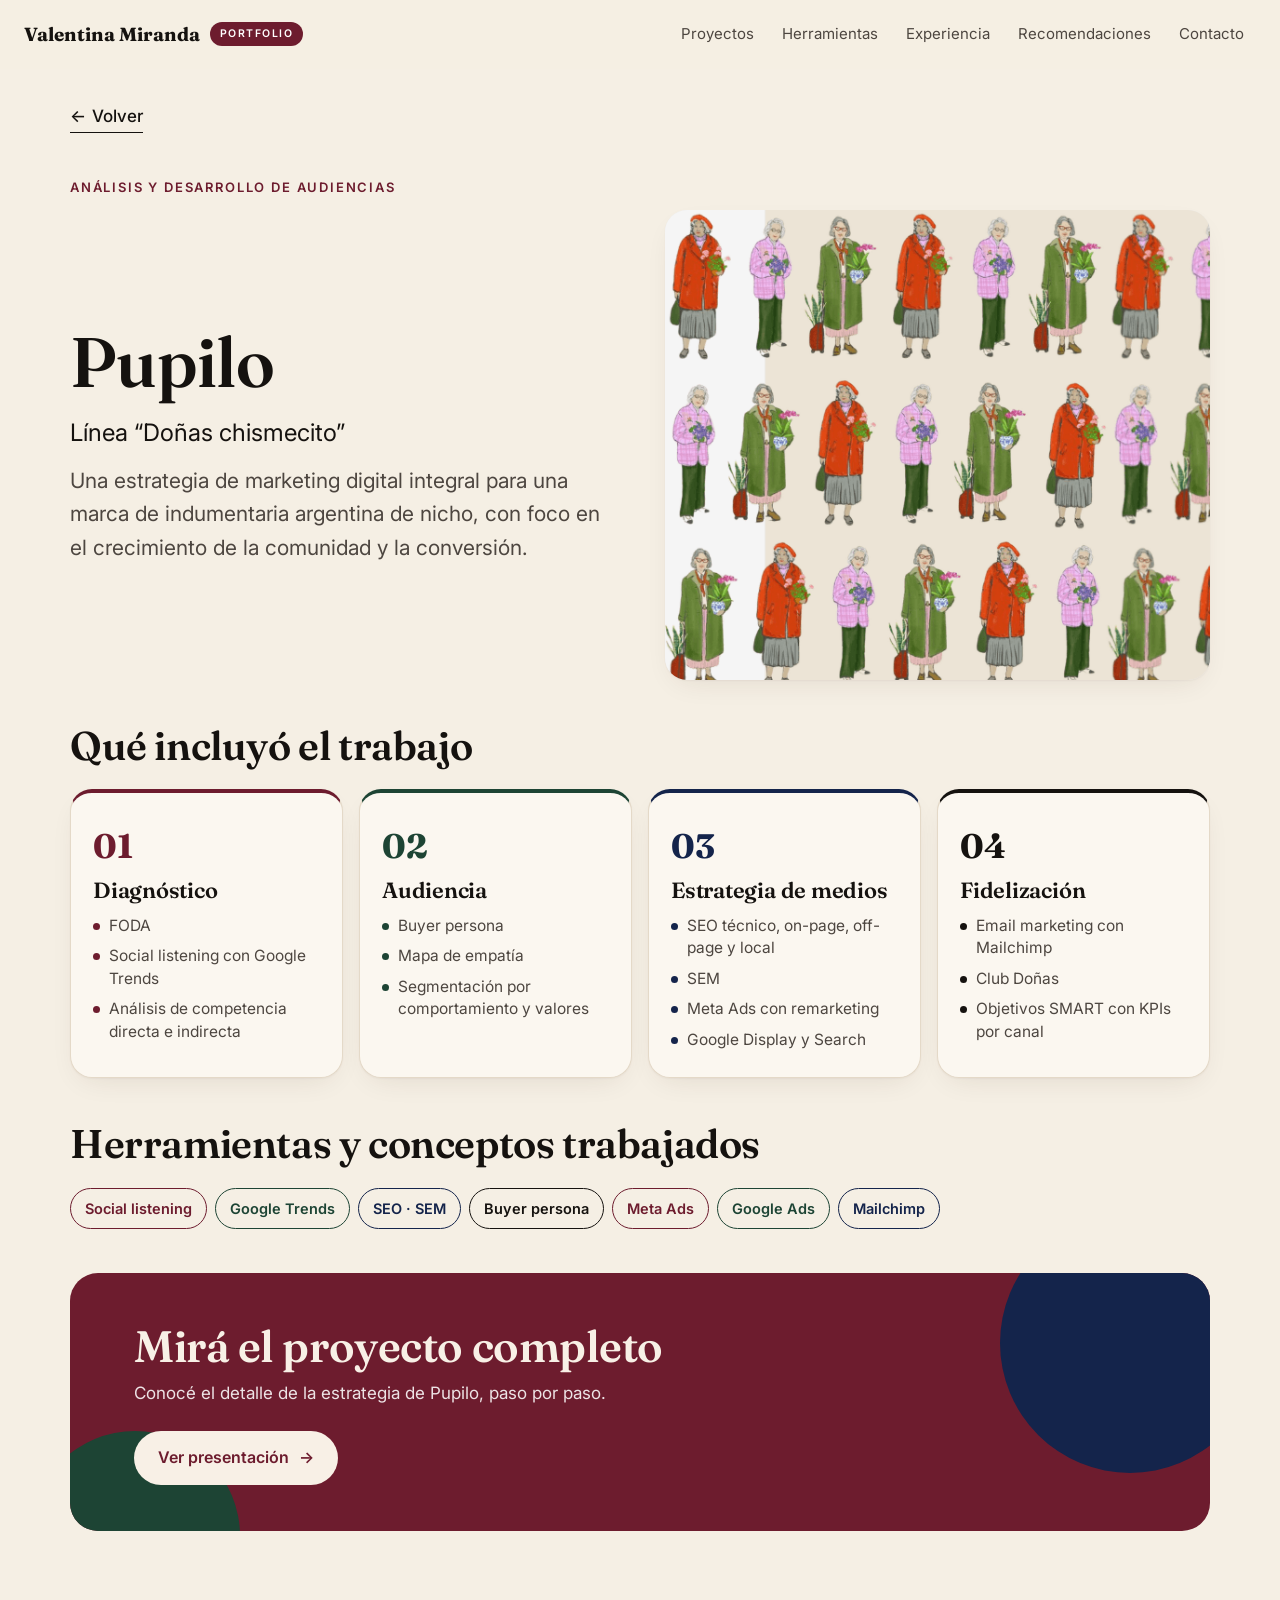
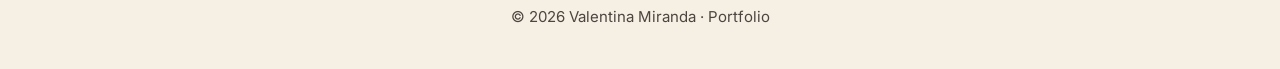
<file: page-pupilo.html>
<!DOCTYPE html>
<html lang="es">
<head>
  <meta charset="UTF-8">
  <meta name="viewport" content="width=device-width, initial-scale=1">
  <title>Pupilo · Valentina Miranda</title>
  <meta name="description" content="Portfolio de Valentina Miranda, Licenciada en Comunicación Digital e Interactiva. Proyectos, redacción, herramientas y experiencia.">
  <meta property="og:title" content="Valentina Miranda · Portfolio">
  <meta property="og:description" content="Licenciada en Comunicación Digital e Interactiva. Proyectos, redacción, herramientas y experiencia.">
  <meta property="og:image" content="https://valentinamirandaportfolio.com.ar/assets/framer/5drVzdfrNWL1Cp1cWm28UonGpg8.png">
  <meta property="og:type" content="website">
  <meta name="twitter:card" content="summary_large_image">
  <link rel="icon" href="data:image/svg+xml,%3Csvg xmlns='http://www.w3.org/2000/svg' viewBox='0 0 64 64'%3E%3Crect width='64' height='64' rx='16' fill='%236d1c2e'/%3E%3Ctext x='32' y='43' font-family='Georgia,serif' font-size='40' font-weight='700' fill='%23f5efe4' text-anchor='middle'%3EV%3C/text%3E%3C/svg%3E">
  <link rel="preconnect" href="https://fonts.googleapis.com">
  <link rel="preconnect" href="https://fonts.gstatic.com" crossorigin>
  <link href="https://fonts.googleapis.com/css2?family=Fraunces:opsz,wght@9..144,500;9..144,600;9..144,700;9..144,800&family=Inter:wght@400;500;600;700&display=swap" rel="stylesheet">
  <link rel="stylesheet" href="assets/styles.css?v=8">
</head>
<body>

<svg width="0" height="0" style="position:absolute" aria-hidden="true">
  <symbol id="i-mail" viewBox="0 0 24 24"><rect x="3" y="5" width="18" height="14" rx="2"/><path d="m3 7 9 6 9-6"/></symbol>
  <symbol id="i-phone" viewBox="0 0 24 24"><path d="M22 16.9v3a2 2 0 0 1-2.2 2 19.8 19.8 0 0 1-8.6-3.1 19.5 19.5 0 0 1-6-6A19.8 19.8 0 0 1 2.1 4.2 2 2 0 0 1 4.1 2h3a2 2 0 0 1 2 1.7c.1.9.4 1.8.7 2.7a2 2 0 0 1-.5 2.1L8 9.8a16 16 0 0 0 6 6l1.3-1.3a2 2 0 0 1 2.1-.4c.9.3 1.8.6 2.7.7a2 2 0 0 1 1.7 2z"/></symbol>
  <symbol id="i-in" viewBox="0 0 24 24"><rect x="3" y="3" width="18" height="18" rx="3"/><path d="M8 10v7M8 7v.01M12 17v-4a2 2 0 0 1 4 0v4M12 10v7"/></symbol>
  <symbol id="i-pin" viewBox="0 0 24 24"><path d="M20 10c0 6-8 12-8 12s-8-6-8-12a8 8 0 0 1 16 0z"/><circle cx="12" cy="10" r="3"/></symbol>
  <symbol id="i-down" viewBox="0 0 24 24"><path d="M12 4v16M5 13l7 7 7-7"/></symbol>
  <symbol id="i-star" viewBox="0 0 24 24"><path d="m12 2 3.1 6.3 6.9 1-5 4.9 1.2 6.8L12 17.8 5.8 21l1.2-6.8-5-4.9 6.9-1z"/></symbol>
  <symbol id="i-palette" viewBox="0 0 24 24"><circle cx="13.5" cy="6.5" r="1"/><circle cx="17.5" cy="10.5" r="1"/><circle cx="8.5" cy="7.5" r="1"/><circle cx="6.5" cy="12.5" r="1"/><path d="M12 2a10 10 0 0 0 0 20c1 0 1.7-.8 1.7-1.7 0-.4-.2-.8-.4-1.1-.3-.3-.4-.7-.4-1.1 0-.9.8-1.7 1.7-1.7H16a6 6 0 0 0 6-6c0-4.9-4.5-8.4-10-8.4z"/></symbol>
  <symbol id="i-bot" viewBox="0 0 24 24"><rect x="3" y="8" width="18" height="12" rx="3"/><path d="M12 8V4M8 4h8M9 14v1M15 14v1"/></symbol>
  <symbol id="i-wrench" viewBox="0 0 24 24"><path d="M14.7 6.3a1 1 0 0 0 0 1.4l1.6 1.6a1 1 0 0 0 1.4 0l3.8-3.8a6 6 0 0 1-7.9 7.9l-6.9 6.9a2.1 2.1 0 0 1-3-3l6.9-6.9a6 6 0 0 1 7.9-7.9z"/></symbol>
  <symbol id="i-chart" viewBox="0 0 24 24"><path d="M4 20V10M10 20V4M16 20v-7M22 20H2"/></symbol>
  <symbol id="i-msg" viewBox="0 0 24 24"><path d="M21 15a2 2 0 0 1-2 2H7l-4 4V5a2 2 0 0 1 2-2h14a2 2 0 0 1 2 2z"/><path d="M8 9h8M8 13h5"/></symbol>
  <symbol id="i-window" viewBox="0 0 24 24"><rect x="3" y="4" width="18" height="16" rx="2"/><path d="M3 9h18"/></symbol>
  <symbol id="i-code" viewBox="0 0 24 24"><path d="m16 18 6-6-6-6M8 6l-6 6 6 6"/></symbol>
  <symbol id="i-meta" viewBox="0 0 24 24"><path d="M3 15c0-4 2-8 4.5-8C11 7 13 17 16.5 17 19 17 21 15 21 12s-1.5-5-3.5-5C14 7 10 17 7 17c-2.5 0-4-1-4-2z"/></symbol>
  <symbol id="i-framer" viewBox="0 0 24 24"><path d="M5 3h14v6H12zM5 9h7l7 6H12v6l-7-6z"/></symbol>
  <symbol id="i-video" viewBox="0 0 24 24"><rect x="2" y="6" width="14" height="12" rx="2"/><path d="m16 10 6-3v10l-6-3"/></symbol>
  <symbol id="i-image" viewBox="0 0 24 24"><rect x="3" y="3" width="18" height="18" rx="2"/><circle cx="9" cy="9" r="2"/><path d="m21 15-5-5L5 21"/></symbol>
  <symbol id="i-download" viewBox="0 0 24 24"><path d="M12 3v12M7 10l5 5 5-5M4 21h16"/></symbol>
  <symbol id="i-cap" viewBox="0 0 24 24"><path d="M22 10 12 5 2 10l10 5 10-5z"/><path d="M6 12v5c3 2 9 2 12 0v-5"/></symbol>
  <symbol id="i-sheet" viewBox="0 0 24 24"><rect x="4" y="3" width="16" height="18" rx="2"/><path d="M4 9h16M4 15h16M10 3v18"/></symbol>
  <symbol id="i-refine" viewBox="0 0 24 24"><path d="M3 5h18l-7 8v6l-4 2v-8z"/></symbol>
  <symbol id="i-music" viewBox="0 0 24 24"><path d="M9 18V5l12-2v13"/><circle cx="6" cy="18" r="3"/><circle cx="18" cy="16" r="3"/></symbol>
  <symbol id="i-send" viewBox="0 0 24 24"><path d="m22 2-7 20-4-9-9-4z"/><path d="M22 2 11 13"/></symbol>
"  <symbol id="i-x" viewBox="0 0 24 24"><path d="M4 4l16 16M20 4 4 20"/></symbol>
  <symbol id="i-doc" viewBox="0 0 24 24"><path d="M14 3H7a2 2 0 0 0-2 2v14a2 2 0 0 0 2 2h10a2 2 0 0 0 2-2V8z"/><path d="M14 3v5h5M9 13h6M9 17h6"/></symbol>
  <symbol id="i-nodes" viewBox="0 0 24 24"><rect x="3" y="3" width="5" height="5" rx="1"/><rect x="16" y="3" width="5" height="5" rx="1"/><rect x="3" y="16" width="5" height="5" rx="1"/><rect x="16" y="16" width="5" height="5" rx="1"/><path d="M8 5.5h8M8 18.5h8M5.5 8v8M18.5 8v8"/></symbol>
  <symbol id="i-diamond" viewBox="0 0 24 24"><path d="M6 4h12l4 6-10 11L2 10z"/><path d="M2 10h20"/></symbol>
  <symbol id="i-spotify" viewBox="0 0 24 24"><circle cx="12" cy="12" r="10"/><path d="M7 9.5c3.5-1 7-.6 10 1M7.5 13c3-.8 5.8-.4 8.3.9M8 16.2c2.3-.6 4.5-.3 6.4.7"/></symbol>
  <symbol id="i-gear" viewBox="0 0 24 24"><circle cx="12" cy="12" r="3"/><path d="M19.4 15a1.7 1.7 0 0 0 .3 1.8l.1.1a2 2 0 1 1-2.8 2.8l-.1-.1a1.7 1.7 0 0 0-1.8-.3 1.7 1.7 0 0 0-1 1.5V21a2 2 0 1 1-4 0v-.1a1.7 1.7 0 0 0-1.1-1.5 1.7 1.7 0 0 0-1.8.3l-.1.1a2 2 0 1 1-2.8-2.8l.1-.1a1.7 1.7 0 0 0 .3-1.8 1.7 1.7 0 0 0-1.5-1H3a2 2 0 1 1 0-4h.1a1.7 1.7 0 0 0 1.5-1.1 1.7 1.7 0 0 0-.3-1.8l-.1-.1a2 2 0 1 1 2.8-2.8l.1.1a1.7 1.7 0 0 0 1.8.3H9a1.7 1.7 0 0 0 1-1.5V3a2 2 0 1 1 4 0v.1a1.7 1.7 0 0 0 1 1.5 1.7 1.7 0 0 0 1.8-.3l.1-.1a2 2 0 1 1 2.8 2.8l-.1.1a1.7 1.7 0 0 0-.3 1.8V9a1.7 1.7 0 0 0 1.5 1H21a2 2 0 1 1 0 4h-.1a1.7 1.7 0 0 0-1.5 1z"/></symbol>
  <symbol id="i-mic" viewBox="0 0 24 24"><rect x="9" y="2" width="6" height="12" rx="3"/><path d="M5 10a7 7 0 0 0 14 0M12 17v5"/></symbol>
  <symbol id="i-globe" viewBox="0 0 24 24"><circle cx="12" cy="12" r="10"/><path d="M2 12h20M12 2a15 15 0 0 1 0 20M12 2a15 15 0 0 0 0 20"/></symbol>
  <symbol id="i-calc" viewBox="0 0 24 24"><rect x="4" y="2" width="16" height="20" rx="2"/><path d="M8 6h8M8 11h.01M12 11h.01M16 11h.01M8 15h.01M12 15h.01M16 15h.01M8 19h.01M12 19h4"/></symbol>
  <symbol id="i-spark" viewBox="0 0 24 24"><path d="M12 3v4M12 17v4M3 12h4M17 12h4M6 6l2.5 2.5M15.5 15.5 18 18M6 18l2.5-2.5M15.5 8.5 18 6"/></symbol>
</svg>

<header class="header">
  <div class="header-inner">
    <a class="brand" href="index.html#inicio">Valentina Miranda <span class="brand-pill">PORTFOLIO</span></a>
    <button class="menu-btn" aria-label="Abrir menú" aria-expanded="false"><span></span></button>
    <nav class="nav" aria-label="Secciones">
      <a href="index.html#proyectos">Proyectos</a>
      <a href="index.html#herramientas">Herramientas</a>
      <a href="index.html#experiencia">Experiencia</a>
      <a href="index.html#recomendaciones">Recomendaciones</a>
      <a href="index.html#contacto">Contacto</a>
    </nav>
  </div>
</header>

<main class="page">
  <div class="wrap">
    <a class="back" href="index.html#proyectos"><span class="arr">←</span> Volver</a>

    <span class="page-kicker reveal">Análisis y desarrollo de audiencias</span>
    <div class="page-hero">
      <div>
        <h1 class="page-title reveal">Pupilo</h1>
        <p class="page-sub reveal d1">Línea “Doñas chismecito”</p>
        <p class="page-lead reveal d2">Una estrategia de marketing digital integral para una marca de indumentaria argentina de nicho, con foco en el crecimiento de la comunidad y la conversión.</p>
      </div>
      <div class="page-hero-media reveal d1"><img src="assets/framer/xrFYDYOIXfom1LkQqKryI8mH8rI.png" alt="Ilustración de la línea Doñas chismecito"></div>
    </div>

    <div class="page-block">
      <h2 class="block-title reveal">Qué incluyó el trabajo</h2>
      <div class="steps">
        <div class="card step reveal d0"><span class="n">01</span><h3>Diagnóstico</h3><ul><li>FODA</li><li>Social listening con Google Trends</li><li>Análisis de competencia directa e indirecta</li></ul></div>
        <div class="card step reveal d1"><span class="n">02</span><h3>Audiencia</h3><ul><li>Buyer persona</li><li>Mapa de empatía</li><li>Segmentación por comportamiento y valores</li></ul></div>
        <div class="card step reveal d2"><span class="n">03</span><h3>Estrategia de medios</h3><ul><li>SEO técnico, on-page, off-page y local</li><li>SEM</li><li>Meta Ads con remarketing</li><li>Google Display y Search</li></ul></div>
        <div class="card step reveal d3"><span class="n">04</span><h3>Fidelización</h3><ul><li>Email marketing con Mailchimp</li><li>Club Doñas</li><li>Objetivos SMART con KPIs por canal</li></ul></div>
      </div>
    </div>

    <div class="page-block">
      <h2 class="block-title reveal">Herramientas y conceptos trabajados</h2>
      <div class="tags color reveal">
        <span class="tag">Social listening</span><span class="tag">Google Trends</span><span class="tag">SEO · SEM</span><span class="tag">Buyer persona</span><span class="tag">Meta Ads</span><span class="tag">Google Ads</span><span class="tag">Mailchimp</span>
      </div>
    </div>

    <div class="cta-box reveal page-block">
      <span class="blob azul"></span><span class="blob verde"></span>
      <h3>Mirá el proyecto completo</h3><p>Conocé el detalle de la estrategia de Pupilo, paso por paso.</p>
      <div class="cta-actions">
        <a class="btn" href="https://www.canva.com/design/DAGUly5xXzk/HTK9dIHLvZImpZ8MyXZaIg/view?utm_content=DAGUly5xXzk&utm_campaign=designshare&utm_medium=link2&utm_source=uniquelinks&utlId=h740f0c9624" target="_blank" rel="noopener">Ver presentación <span class="arr">→</span></a>
        
      </div>
    </div>

  </div>
</main>

<footer class="footer">© 2026 Valentina Miranda · Portfolio</footer>

<script src="assets/main.js?v=8"></script>
</body>
</html>
</file>
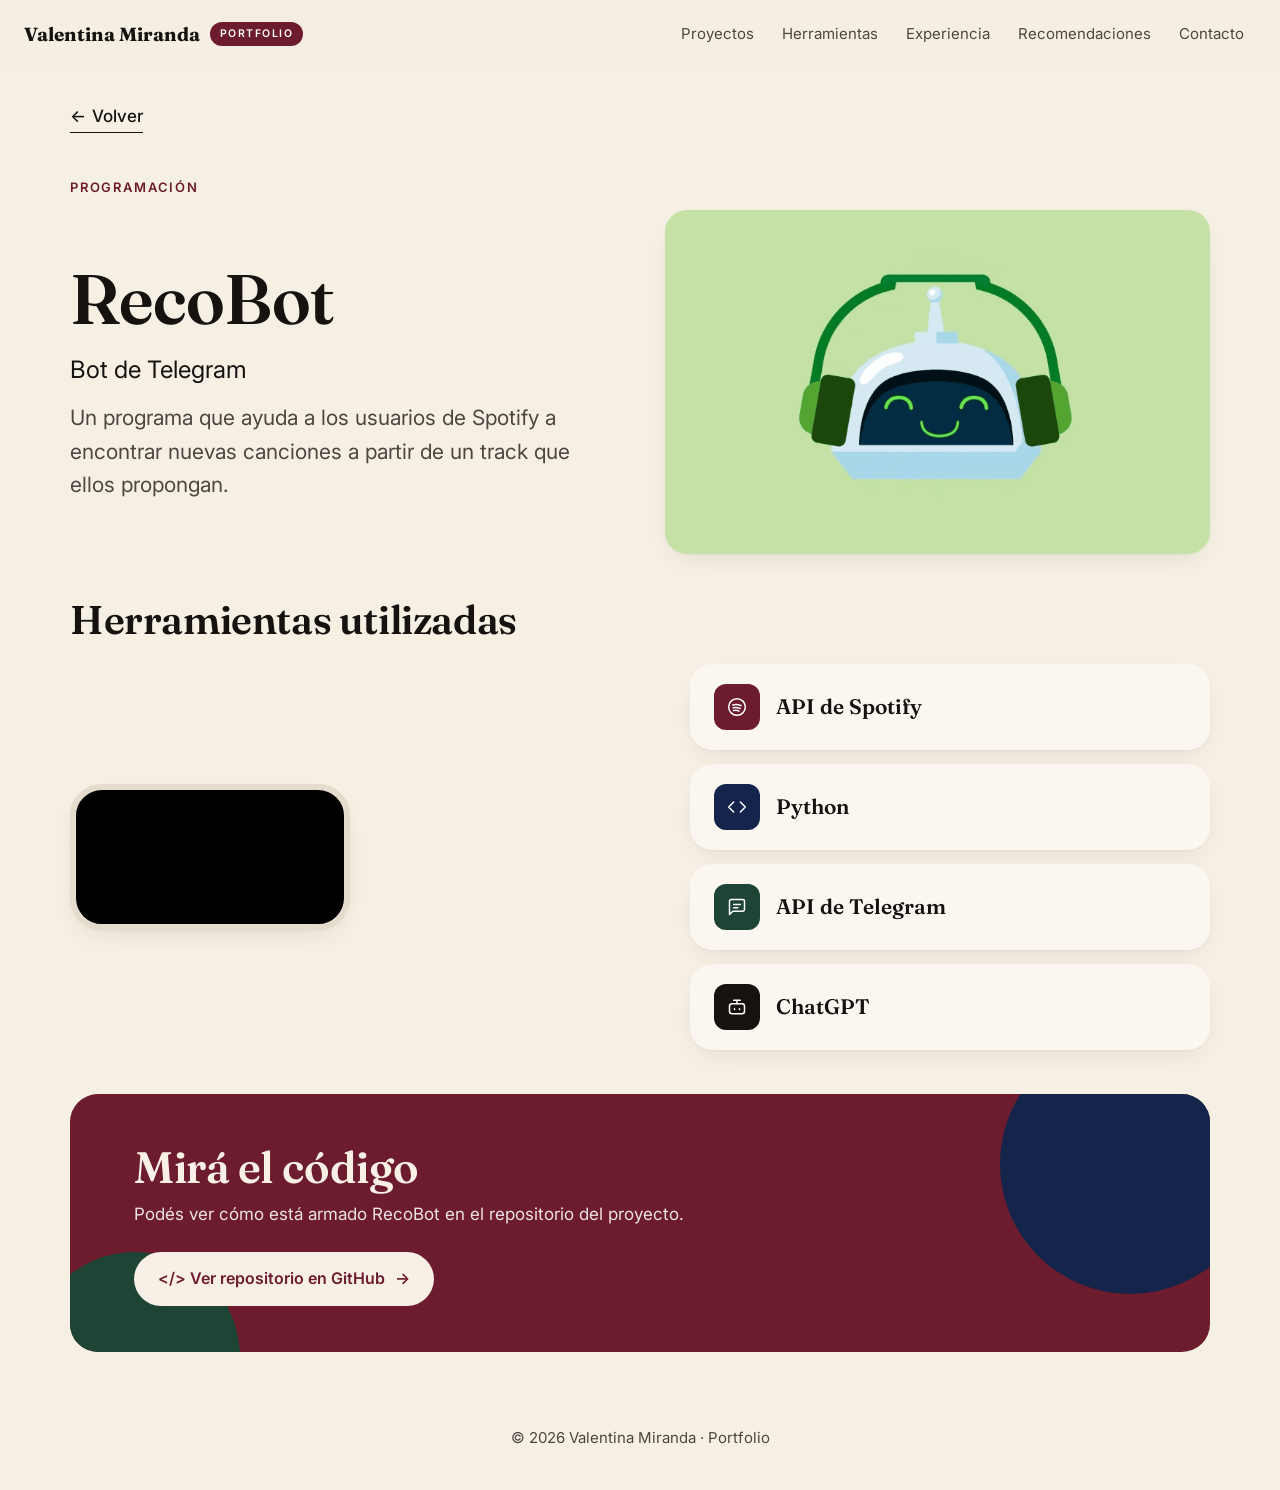
<file: page-recobot.html>
<!DOCTYPE html>
<html lang="es">
<head>
  <meta charset="UTF-8">
  <meta name="viewport" content="width=device-width, initial-scale=1">
  <title>RecoBot · Valentina Miranda</title>
  <meta name="description" content="Portfolio de Valentina Miranda, Licenciada en Comunicación Digital e Interactiva. Proyectos, redacción, herramientas y experiencia.">
  <meta property="og:title" content="Valentina Miranda · Portfolio">
  <meta property="og:description" content="Licenciada en Comunicación Digital e Interactiva. Proyectos, redacción, herramientas y experiencia.">
  <meta property="og:image" content="https://valentinamirandaportfolio.com.ar/assets/framer/5drVzdfrNWL1Cp1cWm28UonGpg8.png">
  <meta property="og:type" content="website">
  <meta name="twitter:card" content="summary_large_image">
  <link rel="icon" href="data:image/svg+xml,%3Csvg xmlns='http://www.w3.org/2000/svg' viewBox='0 0 64 64'%3E%3Crect width='64' height='64' rx='16' fill='%236d1c2e'/%3E%3Ctext x='32' y='43' font-family='Georgia,serif' font-size='40' font-weight='700' fill='%23f5efe4' text-anchor='middle'%3EV%3C/text%3E%3C/svg%3E">
  <link rel="preconnect" href="https://fonts.googleapis.com">
  <link rel="preconnect" href="https://fonts.gstatic.com" crossorigin>
  <link href="https://fonts.googleapis.com/css2?family=Fraunces:opsz,wght@9..144,500;9..144,600;9..144,700;9..144,800&family=Inter:wght@400;500;600;700&display=swap" rel="stylesheet">
  <link rel="stylesheet" href="assets/styles.css?v=8">
</head>
<body>

<svg width="0" height="0" style="position:absolute" aria-hidden="true">
  <symbol id="i-mail" viewBox="0 0 24 24"><rect x="3" y="5" width="18" height="14" rx="2"/><path d="m3 7 9 6 9-6"/></symbol>
  <symbol id="i-phone" viewBox="0 0 24 24"><path d="M22 16.9v3a2 2 0 0 1-2.2 2 19.8 19.8 0 0 1-8.6-3.1 19.5 19.5 0 0 1-6-6A19.8 19.8 0 0 1 2.1 4.2 2 2 0 0 1 4.1 2h3a2 2 0 0 1 2 1.7c.1.9.4 1.8.7 2.7a2 2 0 0 1-.5 2.1L8 9.8a16 16 0 0 0 6 6l1.3-1.3a2 2 0 0 1 2.1-.4c.9.3 1.8.6 2.7.7a2 2 0 0 1 1.7 2z"/></symbol>
  <symbol id="i-in" viewBox="0 0 24 24"><rect x="3" y="3" width="18" height="18" rx="3"/><path d="M8 10v7M8 7v.01M12 17v-4a2 2 0 0 1 4 0v4M12 10v7"/></symbol>
  <symbol id="i-pin" viewBox="0 0 24 24"><path d="M20 10c0 6-8 12-8 12s-8-6-8-12a8 8 0 0 1 16 0z"/><circle cx="12" cy="10" r="3"/></symbol>
  <symbol id="i-down" viewBox="0 0 24 24"><path d="M12 4v16M5 13l7 7 7-7"/></symbol>
  <symbol id="i-star" viewBox="0 0 24 24"><path d="m12 2 3.1 6.3 6.9 1-5 4.9 1.2 6.8L12 17.8 5.8 21l1.2-6.8-5-4.9 6.9-1z"/></symbol>
  <symbol id="i-palette" viewBox="0 0 24 24"><circle cx="13.5" cy="6.5" r="1"/><circle cx="17.5" cy="10.5" r="1"/><circle cx="8.5" cy="7.5" r="1"/><circle cx="6.5" cy="12.5" r="1"/><path d="M12 2a10 10 0 0 0 0 20c1 0 1.7-.8 1.7-1.7 0-.4-.2-.8-.4-1.1-.3-.3-.4-.7-.4-1.1 0-.9.8-1.7 1.7-1.7H16a6 6 0 0 0 6-6c0-4.9-4.5-8.4-10-8.4z"/></symbol>
  <symbol id="i-bot" viewBox="0 0 24 24"><rect x="3" y="8" width="18" height="12" rx="3"/><path d="M12 8V4M8 4h8M9 14v1M15 14v1"/></symbol>
  <symbol id="i-wrench" viewBox="0 0 24 24"><path d="M14.7 6.3a1 1 0 0 0 0 1.4l1.6 1.6a1 1 0 0 0 1.4 0l3.8-3.8a6 6 0 0 1-7.9 7.9l-6.9 6.9a2.1 2.1 0 0 1-3-3l6.9-6.9a6 6 0 0 1 7.9-7.9z"/></symbol>
  <symbol id="i-chart" viewBox="0 0 24 24"><path d="M4 20V10M10 20V4M16 20v-7M22 20H2"/></symbol>
  <symbol id="i-msg" viewBox="0 0 24 24"><path d="M21 15a2 2 0 0 1-2 2H7l-4 4V5a2 2 0 0 1 2-2h14a2 2 0 0 1 2 2z"/><path d="M8 9h8M8 13h5"/></symbol>
  <symbol id="i-window" viewBox="0 0 24 24"><rect x="3" y="4" width="18" height="16" rx="2"/><path d="M3 9h18"/></symbol>
  <symbol id="i-code" viewBox="0 0 24 24"><path d="m16 18 6-6-6-6M8 6l-6 6 6 6"/></symbol>
  <symbol id="i-meta" viewBox="0 0 24 24"><path d="M3 15c0-4 2-8 4.5-8C11 7 13 17 16.5 17 19 17 21 15 21 12s-1.5-5-3.5-5C14 7 10 17 7 17c-2.5 0-4-1-4-2z"/></symbol>
  <symbol id="i-framer" viewBox="0 0 24 24"><path d="M5 3h14v6H12zM5 9h7l7 6H12v6l-7-6z"/></symbol>
  <symbol id="i-video" viewBox="0 0 24 24"><rect x="2" y="6" width="14" height="12" rx="2"/><path d="m16 10 6-3v10l-6-3"/></symbol>
  <symbol id="i-image" viewBox="0 0 24 24"><rect x="3" y="3" width="18" height="18" rx="2"/><circle cx="9" cy="9" r="2"/><path d="m21 15-5-5L5 21"/></symbol>
  <symbol id="i-download" viewBox="0 0 24 24"><path d="M12 3v12M7 10l5 5 5-5M4 21h16"/></symbol>
  <symbol id="i-cap" viewBox="0 0 24 24"><path d="M22 10 12 5 2 10l10 5 10-5z"/><path d="M6 12v5c3 2 9 2 12 0v-5"/></symbol>
  <symbol id="i-sheet" viewBox="0 0 24 24"><rect x="4" y="3" width="16" height="18" rx="2"/><path d="M4 9h16M4 15h16M10 3v18"/></symbol>
  <symbol id="i-refine" viewBox="0 0 24 24"><path d="M3 5h18l-7 8v6l-4 2v-8z"/></symbol>
  <symbol id="i-music" viewBox="0 0 24 24"><path d="M9 18V5l12-2v13"/><circle cx="6" cy="18" r="3"/><circle cx="18" cy="16" r="3"/></symbol>
  <symbol id="i-send" viewBox="0 0 24 24"><path d="m22 2-7 20-4-9-9-4z"/><path d="M22 2 11 13"/></symbol>
"  <symbol id="i-x" viewBox="0 0 24 24"><path d="M4 4l16 16M20 4 4 20"/></symbol>
  <symbol id="i-doc" viewBox="0 0 24 24"><path d="M14 3H7a2 2 0 0 0-2 2v14a2 2 0 0 0 2 2h10a2 2 0 0 0 2-2V8z"/><path d="M14 3v5h5M9 13h6M9 17h6"/></symbol>
  <symbol id="i-nodes" viewBox="0 0 24 24"><rect x="3" y="3" width="5" height="5" rx="1"/><rect x="16" y="3" width="5" height="5" rx="1"/><rect x="3" y="16" width="5" height="5" rx="1"/><rect x="16" y="16" width="5" height="5" rx="1"/><path d="M8 5.5h8M8 18.5h8M5.5 8v8M18.5 8v8"/></symbol>
  <symbol id="i-diamond" viewBox="0 0 24 24"><path d="M6 4h12l4 6-10 11L2 10z"/><path d="M2 10h20"/></symbol>
  <symbol id="i-spotify" viewBox="0 0 24 24"><circle cx="12" cy="12" r="10"/><path d="M7 9.5c3.5-1 7-.6 10 1M7.5 13c3-.8 5.8-.4 8.3.9M8 16.2c2.3-.6 4.5-.3 6.4.7"/></symbol>
  <symbol id="i-gear" viewBox="0 0 24 24"><circle cx="12" cy="12" r="3"/><path d="M19.4 15a1.7 1.7 0 0 0 .3 1.8l.1.1a2 2 0 1 1-2.8 2.8l-.1-.1a1.7 1.7 0 0 0-1.8-.3 1.7 1.7 0 0 0-1 1.5V21a2 2 0 1 1-4 0v-.1a1.7 1.7 0 0 0-1.1-1.5 1.7 1.7 0 0 0-1.8.3l-.1.1a2 2 0 1 1-2.8-2.8l.1-.1a1.7 1.7 0 0 0 .3-1.8 1.7 1.7 0 0 0-1.5-1H3a2 2 0 1 1 0-4h.1a1.7 1.7 0 0 0 1.5-1.1 1.7 1.7 0 0 0-.3-1.8l-.1-.1a2 2 0 1 1 2.8-2.8l.1.1a1.7 1.7 0 0 0 1.8.3H9a1.7 1.7 0 0 0 1-1.5V3a2 2 0 1 1 4 0v.1a1.7 1.7 0 0 0 1 1.5 1.7 1.7 0 0 0 1.8-.3l.1-.1a2 2 0 1 1 2.8 2.8l-.1.1a1.7 1.7 0 0 0-.3 1.8V9a1.7 1.7 0 0 0 1.5 1H21a2 2 0 1 1 0 4h-.1a1.7 1.7 0 0 0-1.5 1z"/></symbol>
  <symbol id="i-mic" viewBox="0 0 24 24"><rect x="9" y="2" width="6" height="12" rx="3"/><path d="M5 10a7 7 0 0 0 14 0M12 17v5"/></symbol>
  <symbol id="i-globe" viewBox="0 0 24 24"><circle cx="12" cy="12" r="10"/><path d="M2 12h20M12 2a15 15 0 0 1 0 20M12 2a15 15 0 0 0 0 20"/></symbol>
  <symbol id="i-calc" viewBox="0 0 24 24"><rect x="4" y="2" width="16" height="20" rx="2"/><path d="M8 6h8M8 11h.01M12 11h.01M16 11h.01M8 15h.01M12 15h.01M16 15h.01M8 19h.01M12 19h4"/></symbol>
  <symbol id="i-spark" viewBox="0 0 24 24"><path d="M12 3v4M12 17v4M3 12h4M17 12h4M6 6l2.5 2.5M15.5 15.5 18 18M6 18l2.5-2.5M15.5 8.5 18 6"/></symbol>
</svg>

<header class="header">
  <div class="header-inner">
    <a class="brand" href="index.html#inicio">Valentina Miranda <span class="brand-pill">PORTFOLIO</span></a>
    <button class="menu-btn" aria-label="Abrir menú" aria-expanded="false"><span></span></button>
    <nav class="nav" aria-label="Secciones">
      <a href="index.html#proyectos">Proyectos</a>
      <a href="index.html#herramientas">Herramientas</a>
      <a href="index.html#experiencia">Experiencia</a>
      <a href="index.html#recomendaciones">Recomendaciones</a>
      <a href="index.html#contacto">Contacto</a>
    </nav>
  </div>
</header>

<main class="page">
  <div class="wrap">
    <a class="back" href="index.html#proyectos"><span class="arr">←</span> Volver</a>

    <span class="page-kicker reveal">Programación</span>
    <div class="page-hero">
      <div>
        <h1 class="page-title reveal">RecoBot</h1>
        <p class="page-sub reveal d1">Bot de Telegram</p>
        <p class="page-lead reveal d2">Un programa que ayuda a los usuarios de Spotify a encontrar nuevas canciones a partir de un track que ellos propongan.</p>
      </div>
      <div class="page-hero-media reveal d1"><img src="assets/framer/PGD8MP4O0rQolYdc5swujhvN80s.png" alt="Vista previa de RecoBot"></div>
    </div>

    <div class="page-block">
      <h2 class="block-title reveal">Herramientas utilizadas</h2>
      <div class="split">
        <div class="phone reveal"><video src="assets/framer/QI7gB3SrBZVH3xyHSFVz7VkEc8.mp4" autoplay loop muted playsinline></video></div>
      <div class="tool-rows">
      <div class="card tool-item reveal d0"><span class="chip-ico bg-bordo"><svg class="icon"><use href="#i-spotify"/></svg></span><div><strong>API de Spotify</strong></div></div>
      <div class="card tool-item reveal d1"><span class="chip-ico bg-azul"><svg class="icon"><use href="#i-code"/></svg></span><div><strong>Python</strong></div></div>
      <div class="card tool-item reveal d2"><span class="chip-ico bg-verde"><svg class="icon"><use href="#i-msg"/></svg></span><div><strong>API de Telegram</strong></div></div>
      <div class="card tool-item reveal d3"><span class="chip-ico bg-negro"><svg class="icon"><use href="#i-bot"/></svg></span><div><strong>ChatGPT</strong></div></div>
      </div>
      </div>
    </div>

    <div class="cta-box reveal page-block">
      <span class="blob azul"></span><span class="blob verde"></span>
      <h3>Mirá el código</h3><p>Podés ver cómo está armado RecoBot en el repositorio del proyecto.</p>
      <div class="cta-actions">
        <a class="btn" href="https://github.com/castrodallas/RecoBot" target="_blank" rel="noopener">&lt;/&gt; Ver repositorio en GitHub <span class="arr">→</span></a>
        
      </div>
    </div>

  </div>
</main>

<footer class="footer">© 2026 Valentina Miranda · Portfolio</footer>

<script src="assets/main.js?v=8"></script>
</body>
</html>
</file>
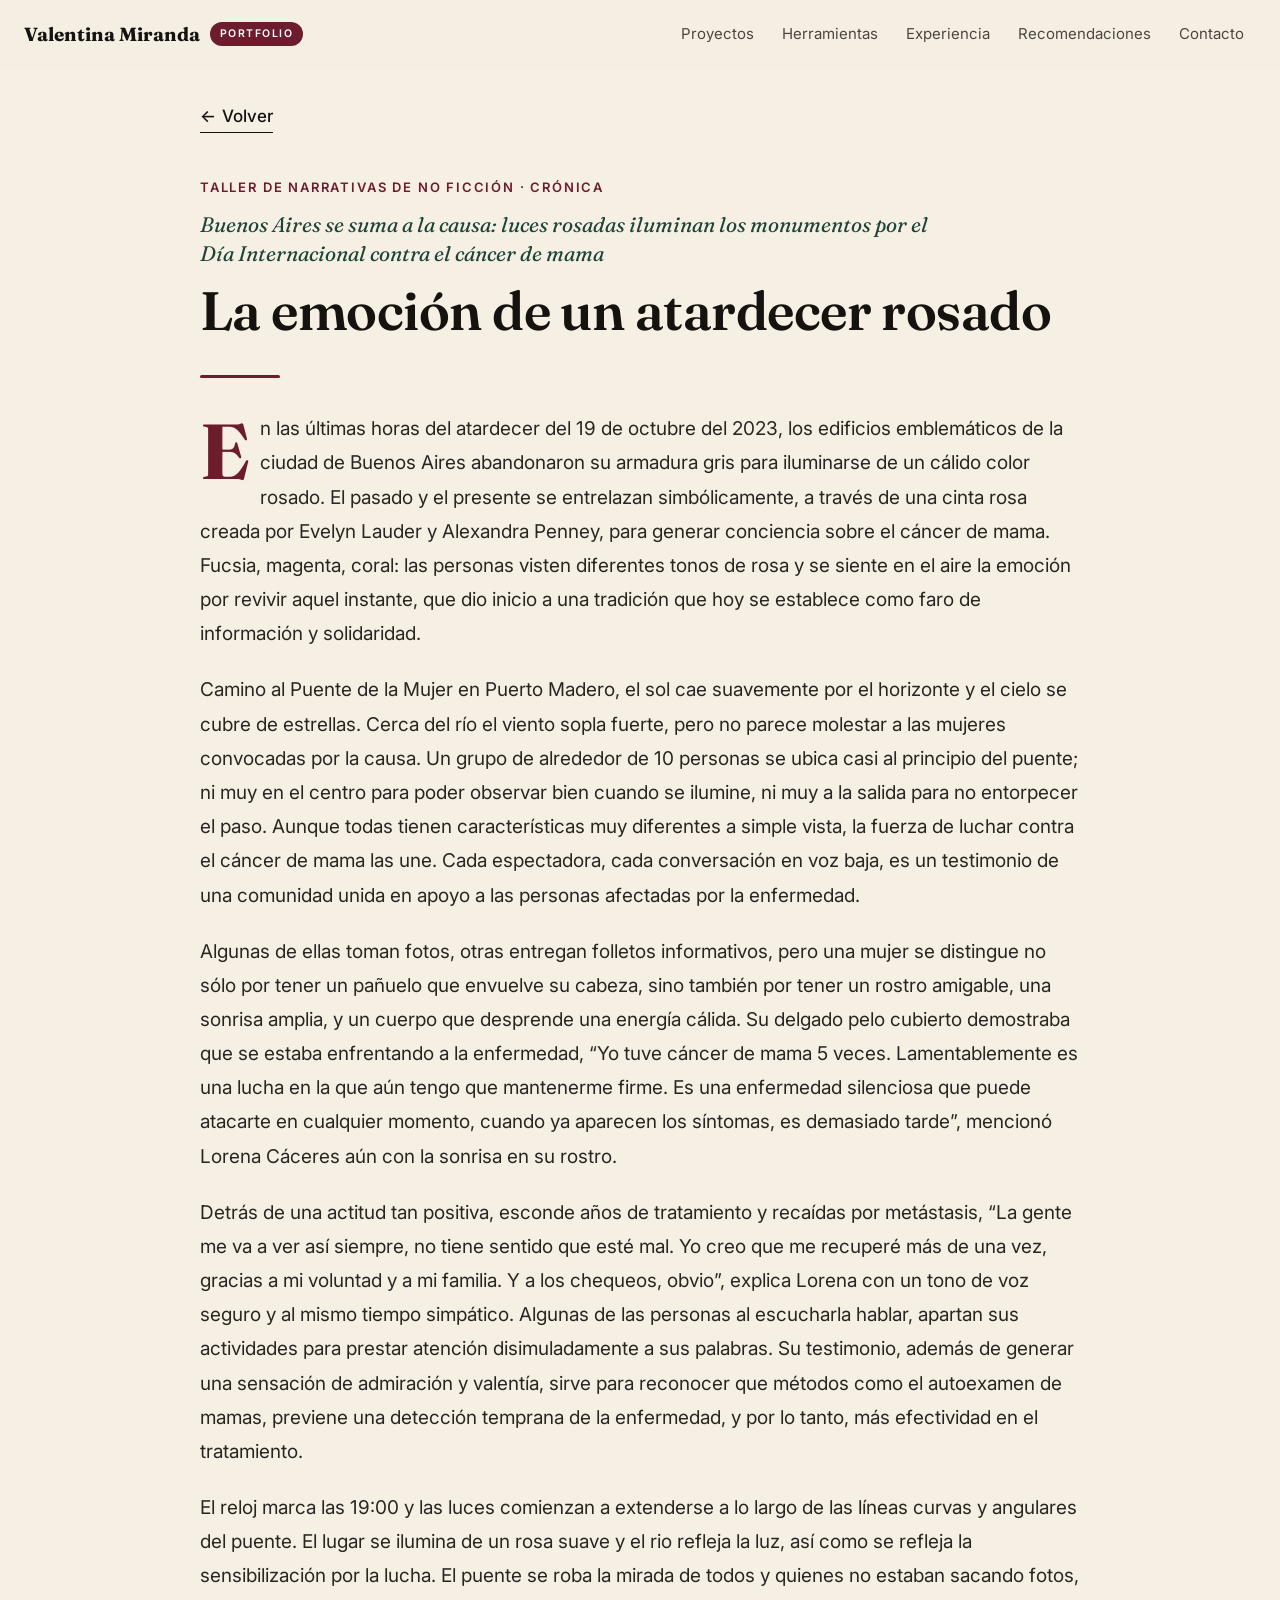
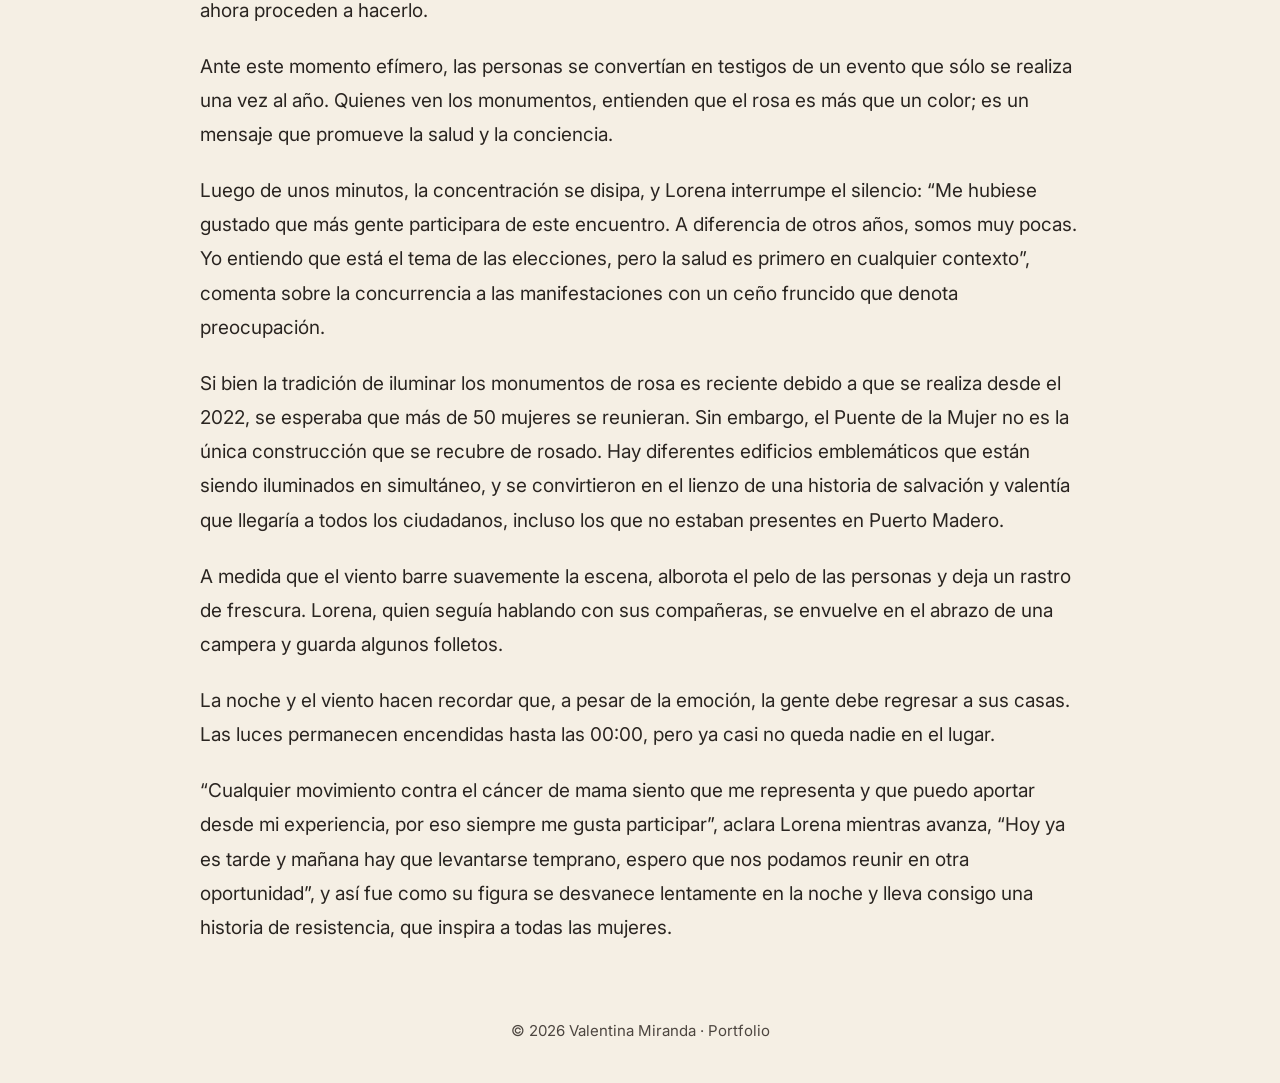
<file: page-texto1.html>
<!DOCTYPE html>
<html lang="es">
<head>
  <meta charset="UTF-8">
  <meta name="viewport" content="width=device-width, initial-scale=1">
  <title>La emoción de un atardecer rosado · Valentina Miranda</title>
  <meta name="description" content="Portfolio de Valentina Miranda, Licenciada en Comunicación Digital e Interactiva. Proyectos, redacción, herramientas y experiencia.">
  <meta property="og:title" content="Valentina Miranda · Portfolio">
  <meta property="og:description" content="Licenciada en Comunicación Digital e Interactiva. Proyectos, redacción, herramientas y experiencia.">
  <meta property="og:image" content="https://valentinamirandaportfolio.com.ar/assets/framer/5drVzdfrNWL1Cp1cWm28UonGpg8.png">
  <meta property="og:type" content="website">
  <meta name="twitter:card" content="summary_large_image">
  <link rel="icon" href="data:image/svg+xml,%3Csvg xmlns='http://www.w3.org/2000/svg' viewBox='0 0 64 64'%3E%3Crect width='64' height='64' rx='16' fill='%236d1c2e'/%3E%3Ctext x='32' y='43' font-family='Georgia,serif' font-size='40' font-weight='700' fill='%23f5efe4' text-anchor='middle'%3EV%3C/text%3E%3C/svg%3E">
  <link rel="preconnect" href="https://fonts.googleapis.com">
  <link rel="preconnect" href="https://fonts.gstatic.com" crossorigin>
  <link href="https://fonts.googleapis.com/css2?family=Fraunces:opsz,wght@9..144,500;9..144,600;9..144,700;9..144,800&family=Inter:wght@400;500;600;700&display=swap" rel="stylesheet">
  <link rel="stylesheet" href="assets/styles.css?v=8">
</head>
<body>
<div class="progress"></div>
<svg width="0" height="0" style="position:absolute" aria-hidden="true">
  <symbol id="i-mail" viewBox="0 0 24 24"><rect x="3" y="5" width="18" height="14" rx="2"/><path d="m3 7 9 6 9-6"/></symbol>
  <symbol id="i-phone" viewBox="0 0 24 24"><path d="M22 16.9v3a2 2 0 0 1-2.2 2 19.8 19.8 0 0 1-8.6-3.1 19.5 19.5 0 0 1-6-6A19.8 19.8 0 0 1 2.1 4.2 2 2 0 0 1 4.1 2h3a2 2 0 0 1 2 1.7c.1.9.4 1.8.7 2.7a2 2 0 0 1-.5 2.1L8 9.8a16 16 0 0 0 6 6l1.3-1.3a2 2 0 0 1 2.1-.4c.9.3 1.8.6 2.7.7a2 2 0 0 1 1.7 2z"/></symbol>
  <symbol id="i-in" viewBox="0 0 24 24"><rect x="3" y="3" width="18" height="18" rx="3"/><path d="M8 10v7M8 7v.01M12 17v-4a2 2 0 0 1 4 0v4M12 10v7"/></symbol>
  <symbol id="i-pin" viewBox="0 0 24 24"><path d="M20 10c0 6-8 12-8 12s-8-6-8-12a8 8 0 0 1 16 0z"/><circle cx="12" cy="10" r="3"/></symbol>
  <symbol id="i-down" viewBox="0 0 24 24"><path d="M12 4v16M5 13l7 7 7-7"/></symbol>
  <symbol id="i-star" viewBox="0 0 24 24"><path d="m12 2 3.1 6.3 6.9 1-5 4.9 1.2 6.8L12 17.8 5.8 21l1.2-6.8-5-4.9 6.9-1z"/></symbol>
  <symbol id="i-palette" viewBox="0 0 24 24"><circle cx="13.5" cy="6.5" r="1"/><circle cx="17.5" cy="10.5" r="1"/><circle cx="8.5" cy="7.5" r="1"/><circle cx="6.5" cy="12.5" r="1"/><path d="M12 2a10 10 0 0 0 0 20c1 0 1.7-.8 1.7-1.7 0-.4-.2-.8-.4-1.1-.3-.3-.4-.7-.4-1.1 0-.9.8-1.7 1.7-1.7H16a6 6 0 0 0 6-6c0-4.9-4.5-8.4-10-8.4z"/></symbol>
  <symbol id="i-bot" viewBox="0 0 24 24"><rect x="3" y="8" width="18" height="12" rx="3"/><path d="M12 8V4M8 4h8M9 14v1M15 14v1"/></symbol>
  <symbol id="i-wrench" viewBox="0 0 24 24"><path d="M14.7 6.3a1 1 0 0 0 0 1.4l1.6 1.6a1 1 0 0 0 1.4 0l3.8-3.8a6 6 0 0 1-7.9 7.9l-6.9 6.9a2.1 2.1 0 0 1-3-3l6.9-6.9a6 6 0 0 1 7.9-7.9z"/></symbol>
  <symbol id="i-chart" viewBox="0 0 24 24"><path d="M4 20V10M10 20V4M16 20v-7M22 20H2"/></symbol>
  <symbol id="i-msg" viewBox="0 0 24 24"><path d="M21 15a2 2 0 0 1-2 2H7l-4 4V5a2 2 0 0 1 2-2h14a2 2 0 0 1 2 2z"/><path d="M8 9h8M8 13h5"/></symbol>
  <symbol id="i-window" viewBox="0 0 24 24"><rect x="3" y="4" width="18" height="16" rx="2"/><path d="M3 9h18"/></symbol>
  <symbol id="i-code" viewBox="0 0 24 24"><path d="m16 18 6-6-6-6M8 6l-6 6 6 6"/></symbol>
  <symbol id="i-meta" viewBox="0 0 24 24"><path d="M3 15c0-4 2-8 4.5-8C11 7 13 17 16.5 17 19 17 21 15 21 12s-1.5-5-3.5-5C14 7 10 17 7 17c-2.5 0-4-1-4-2z"/></symbol>
  <symbol id="i-framer" viewBox="0 0 24 24"><path d="M5 3h14v6H12zM5 9h7l7 6H12v6l-7-6z"/></symbol>
  <symbol id="i-video" viewBox="0 0 24 24"><rect x="2" y="6" width="14" height="12" rx="2"/><path d="m16 10 6-3v10l-6-3"/></symbol>
  <symbol id="i-image" viewBox="0 0 24 24"><rect x="3" y="3" width="18" height="18" rx="2"/><circle cx="9" cy="9" r="2"/><path d="m21 15-5-5L5 21"/></symbol>
  <symbol id="i-download" viewBox="0 0 24 24"><path d="M12 3v12M7 10l5 5 5-5M4 21h16"/></symbol>
  <symbol id="i-cap" viewBox="0 0 24 24"><path d="M22 10 12 5 2 10l10 5 10-5z"/><path d="M6 12v5c3 2 9 2 12 0v-5"/></symbol>
  <symbol id="i-sheet" viewBox="0 0 24 24"><rect x="4" y="3" width="16" height="18" rx="2"/><path d="M4 9h16M4 15h16M10 3v18"/></symbol>
  <symbol id="i-refine" viewBox="0 0 24 24"><path d="M3 5h18l-7 8v6l-4 2v-8z"/></symbol>
  <symbol id="i-music" viewBox="0 0 24 24"><path d="M9 18V5l12-2v13"/><circle cx="6" cy="18" r="3"/><circle cx="18" cy="16" r="3"/></symbol>
  <symbol id="i-send" viewBox="0 0 24 24"><path d="m22 2-7 20-4-9-9-4z"/><path d="M22 2 11 13"/></symbol>
"  <symbol id="i-x" viewBox="0 0 24 24"><path d="M4 4l16 16M20 4 4 20"/></symbol>
  <symbol id="i-doc" viewBox="0 0 24 24"><path d="M14 3H7a2 2 0 0 0-2 2v14a2 2 0 0 0 2 2h10a2 2 0 0 0 2-2V8z"/><path d="M14 3v5h5M9 13h6M9 17h6"/></symbol>
  <symbol id="i-nodes" viewBox="0 0 24 24"><rect x="3" y="3" width="5" height="5" rx="1"/><rect x="16" y="3" width="5" height="5" rx="1"/><rect x="3" y="16" width="5" height="5" rx="1"/><rect x="16" y="16" width="5" height="5" rx="1"/><path d="M8 5.5h8M8 18.5h8M5.5 8v8M18.5 8v8"/></symbol>
  <symbol id="i-diamond" viewBox="0 0 24 24"><path d="M6 4h12l4 6-10 11L2 10z"/><path d="M2 10h20"/></symbol>
  <symbol id="i-spotify" viewBox="0 0 24 24"><circle cx="12" cy="12" r="10"/><path d="M7 9.5c3.5-1 7-.6 10 1M7.5 13c3-.8 5.8-.4 8.3.9M8 16.2c2.3-.6 4.5-.3 6.4.7"/></symbol>
  <symbol id="i-gear" viewBox="0 0 24 24"><circle cx="12" cy="12" r="3"/><path d="M19.4 15a1.7 1.7 0 0 0 .3 1.8l.1.1a2 2 0 1 1-2.8 2.8l-.1-.1a1.7 1.7 0 0 0-1.8-.3 1.7 1.7 0 0 0-1 1.5V21a2 2 0 1 1-4 0v-.1a1.7 1.7 0 0 0-1.1-1.5 1.7 1.7 0 0 0-1.8.3l-.1.1a2 2 0 1 1-2.8-2.8l.1-.1a1.7 1.7 0 0 0 .3-1.8 1.7 1.7 0 0 0-1.5-1H3a2 2 0 1 1 0-4h.1a1.7 1.7 0 0 0 1.5-1.1 1.7 1.7 0 0 0-.3-1.8l-.1-.1a2 2 0 1 1 2.8-2.8l.1.1a1.7 1.7 0 0 0 1.8.3H9a1.7 1.7 0 0 0 1-1.5V3a2 2 0 1 1 4 0v.1a1.7 1.7 0 0 0 1 1.5 1.7 1.7 0 0 0 1.8-.3l.1-.1a2 2 0 1 1 2.8 2.8l-.1.1a1.7 1.7 0 0 0-.3 1.8V9a1.7 1.7 0 0 0 1.5 1H21a2 2 0 1 1 0 4h-.1a1.7 1.7 0 0 0-1.5 1z"/></symbol>
  <symbol id="i-mic" viewBox="0 0 24 24"><rect x="9" y="2" width="6" height="12" rx="3"/><path d="M5 10a7 7 0 0 0 14 0M12 17v5"/></symbol>
  <symbol id="i-globe" viewBox="0 0 24 24"><circle cx="12" cy="12" r="10"/><path d="M2 12h20M12 2a15 15 0 0 1 0 20M12 2a15 15 0 0 0 0 20"/></symbol>
  <symbol id="i-calc" viewBox="0 0 24 24"><rect x="4" y="2" width="16" height="20" rx="2"/><path d="M8 6h8M8 11h.01M12 11h.01M16 11h.01M8 15h.01M12 15h.01M16 15h.01M8 19h.01M12 19h4"/></symbol>
  <symbol id="i-spark" viewBox="0 0 24 24"><path d="M12 3v4M12 17v4M3 12h4M17 12h4M6 6l2.5 2.5M15.5 15.5 18 18M6 18l2.5-2.5M15.5 8.5 18 6"/></symbol>
</svg>

<header class="header">
  <div class="header-inner">
    <a class="brand" href="index.html#inicio">Valentina Miranda <span class="brand-pill">PORTFOLIO</span></a>
    <button class="menu-btn" aria-label="Abrir menú" aria-expanded="false"><span></span></button>
    <nav class="nav" aria-label="Secciones">
      <a href="index.html#proyectos">Proyectos</a>
      <a href="index.html#herramientas">Herramientas</a>
      <a href="index.html#experiencia">Experiencia</a>
      <a href="index.html#recomendaciones">Recomendaciones</a>
      <a href="index.html#contacto">Contacto</a>
    </nav>
  </div>
</header>

<main class="page">
  <div class="wrap-narrow">
    <a class="back" href="index.html#redaccion"><span class="arr">←</span> Volver</a>

    <span class="page-kicker reveal">Taller de Narrativas de No Ficción · Crónica</span>
    <p class="volanta reveal">Buenos Aires se suma a la causa: luces rosadas iluminan los monumentos por el Día Internacional contra el cáncer de mama</p>
    <h1 class="article-title reveal d1">La emoción de un atardecer rosado</h1>
    <div class="divider"></div>
    <div class="article">
      <p>En las últimas horas del atardecer del 19 de octubre del 2023, los edificios emblemáticos de la ciudad de Buenos Aires abandonaron su armadura gris para iluminarse de un cálido color rosado. El pasado y el presente se entrelazan simbólicamente, a través de una cinta rosa creada por Evelyn Lauder y Alexandra Penney, para generar conciencia sobre el cáncer de mama. Fucsia, magenta, coral: las personas visten diferentes tonos de rosa y se siente en el aire la emoción por revivir aquel instante, que dio inicio a una tradición que hoy se establece como faro de información y solidaridad.</p>
      <p>Camino al Puente de la Mujer en Puerto Madero, el sol cae suavemente por el horizonte y el cielo se cubre de estrellas. Cerca del río el viento sopla fuerte, pero no parece molestar a las mujeres convocadas por la causa. Un grupo de alrededor de 10 personas se ubica casi al principio del puente; ni muy en el centro para poder observar bien cuando se ilumine, ni muy a la salida para no entorpecer el paso. Aunque todas tienen características muy diferentes a simple vista, la fuerza de luchar contra el cáncer de mama las une. Cada espectadora, cada conversación en voz baja, es un testimonio de una comunidad unida en apoyo a las personas afectadas por la enfermedad.</p>
      <p>Algunas de ellas toman fotos, otras entregan folletos informativos, pero una mujer se distingue no sólo por tener un pañuelo que envuelve su cabeza, sino también por tener un rostro amigable, una sonrisa amplia, y un cuerpo que desprende una energía cálida. Su delgado pelo cubierto demostraba que se estaba enfrentando a la enfermedad, “Yo tuve cáncer de mama 5 veces. Lamentablemente es una lucha en la que aún tengo que mantenerme firme. Es una enfermedad silenciosa que puede atacarte en cualquier momento, cuando ya aparecen los síntomas, es demasiado tarde”, mencionó Lorena Cáceres aún con la sonrisa en su rostro.</p>
      <p>Detrás de una actitud tan positiva, esconde años de tratamiento y recaídas por metástasis, “La gente me va a ver así siempre, no tiene sentido que esté mal. Yo creo que me recuperé más de una vez, gracias a mi voluntad y a mi familia. Y a los chequeos, obvio”, explica Lorena con un tono de voz seguro y al mismo tiempo simpático. Algunas de las personas al escucharla hablar, apartan sus actividades para prestar atención disimuladamente a sus palabras. Su testimonio, además de generar una sensación de admiración y valentía, sirve para reconocer que métodos como el autoexamen de mamas, previene una detección temprana de la enfermedad, y por lo tanto, más efectividad en el tratamiento.</p>
      <p>El reloj marca las 19:00 y las luces comienzan a extenderse a lo largo de las líneas curvas y angulares del puente. El lugar se ilumina de un rosa suave y el rio refleja la luz, así como se refleja la sensibilización por la lucha. El puente se roba la mirada de todos y quienes no estaban sacando fotos, ahora proceden a hacerlo.</p>
      <p>Ante este momento efímero, las personas se convertían en testigos de un evento que sólo se realiza una vez al año. Quienes ven los monumentos, entienden que el rosa es más que un color; es un mensaje que promueve la salud y la conciencia.</p>
      <p>Luego de unos minutos, la concentración se disipa, y Lorena interrumpe el silencio: “Me hubiese gustado que más gente participara de este encuentro. A diferencia de otros años, somos muy pocas. Yo entiendo que está el tema de las elecciones, pero la salud es primero en cualquier contexto”, comenta sobre la concurrencia a las manifestaciones con un ceño fruncido que denota preocupación.</p>
      <p>Si bien la tradición de iluminar los monumentos de rosa es reciente debido a que se realiza desde el 2022, se esperaba que más de 50 mujeres se reunieran. Sin embargo, el Puente de la Mujer no es la única construcción que se recubre de rosado. Hay diferentes edificios emblemáticos que están siendo iluminados en simultáneo, y se convirtieron en el lienzo de una historia de salvación y valentía que llegaría a todos los ciudadanos, incluso los que no estaban presentes en Puerto Madero.</p>
      <p>A medida que el viento barre suavemente la escena, alborota el pelo de las personas y deja un rastro de frescura. Lorena, quien seguía hablando con sus compañeras, se envuelve en el abrazo de una campera y guarda algunos folletos.</p>
      <p>La noche y el viento hacen recordar que, a pesar de la emoción, la gente debe regresar a sus casas. Las luces permanecen encendidas hasta las 00:00, pero ya casi no queda nadie en el lugar.</p>
      <p>“Cualquier movimiento contra el cáncer de mama siento que me representa y que puedo aportar desde mi experiencia, por eso siempre me gusta participar”, aclara Lorena mientras avanza, “Hoy ya es tarde y mañana hay que levantarse temprano, espero que nos podamos reunir en otra oportunidad”, y así fue como su figura se desvanece lentamente en la noche y lleva consigo una historia de resistencia, que inspira a todas las mujeres.</p>
    </div>

  </div>
</main>

<footer class="footer">© 2026 Valentina Miranda · Portfolio</footer>

<script src="assets/main.js?v=8"></script>
</body>
</html>
</file>
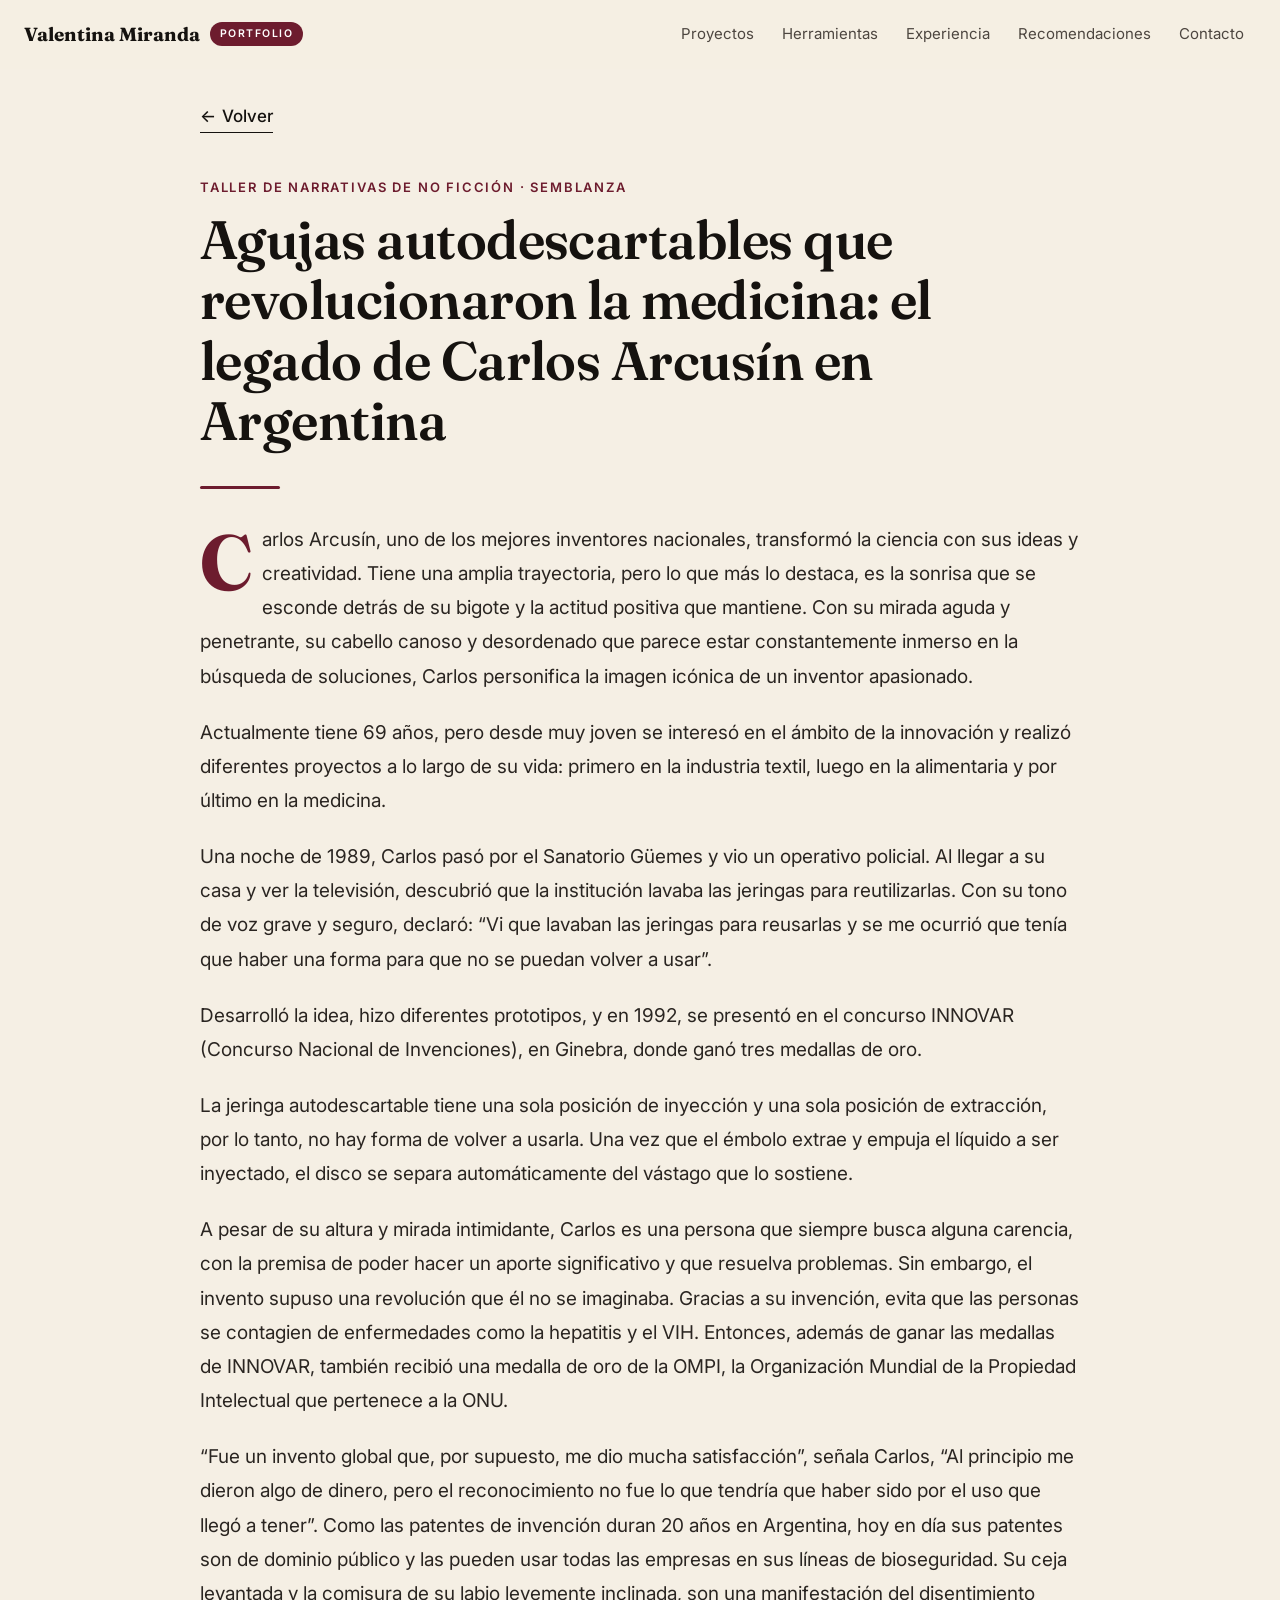
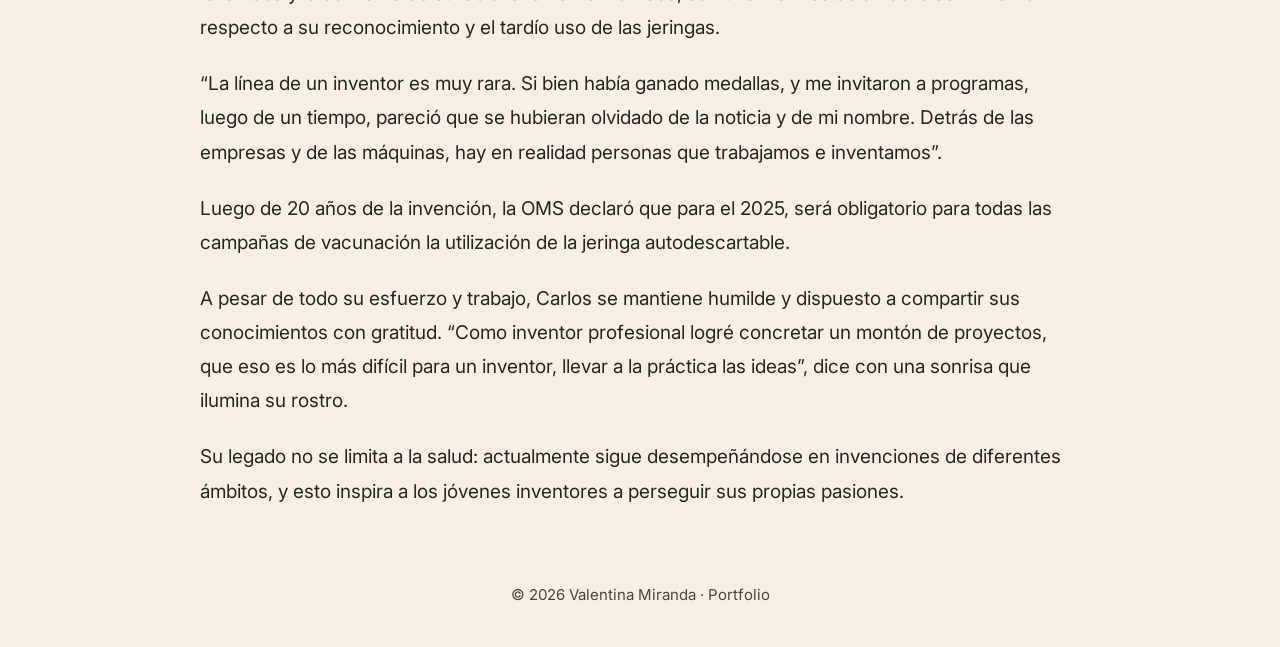
<file: page-texto2.html>
<!DOCTYPE html>
<html lang="es">
<head>
  <meta charset="UTF-8">
  <meta name="viewport" content="width=device-width, initial-scale=1">
  <title>El legado de Carlos Arcusín · Valentina Miranda</title>
  <meta name="description" content="Portfolio de Valentina Miranda, Licenciada en Comunicación Digital e Interactiva. Proyectos, redacción, herramientas y experiencia.">
  <meta property="og:title" content="Valentina Miranda · Portfolio">
  <meta property="og:description" content="Licenciada en Comunicación Digital e Interactiva. Proyectos, redacción, herramientas y experiencia.">
  <meta property="og:image" content="https://valentinamirandaportfolio.com.ar/assets/framer/5drVzdfrNWL1Cp1cWm28UonGpg8.png">
  <meta property="og:type" content="website">
  <meta name="twitter:card" content="summary_large_image">
  <link rel="icon" href="data:image/svg+xml,%3Csvg xmlns='http://www.w3.org/2000/svg' viewBox='0 0 64 64'%3E%3Crect width='64' height='64' rx='16' fill='%236d1c2e'/%3E%3Ctext x='32' y='43' font-family='Georgia,serif' font-size='40' font-weight='700' fill='%23f5efe4' text-anchor='middle'%3EV%3C/text%3E%3C/svg%3E">
  <link rel="preconnect" href="https://fonts.googleapis.com">
  <link rel="preconnect" href="https://fonts.gstatic.com" crossorigin>
  <link href="https://fonts.googleapis.com/css2?family=Fraunces:opsz,wght@9..144,500;9..144,600;9..144,700;9..144,800&family=Inter:wght@400;500;600;700&display=swap" rel="stylesheet">
  <link rel="stylesheet" href="assets/styles.css?v=8">
</head>
<body>
<div class="progress"></div>
<svg width="0" height="0" style="position:absolute" aria-hidden="true">
  <symbol id="i-mail" viewBox="0 0 24 24"><rect x="3" y="5" width="18" height="14" rx="2"/><path d="m3 7 9 6 9-6"/></symbol>
  <symbol id="i-phone" viewBox="0 0 24 24"><path d="M22 16.9v3a2 2 0 0 1-2.2 2 19.8 19.8 0 0 1-8.6-3.1 19.5 19.5 0 0 1-6-6A19.8 19.8 0 0 1 2.1 4.2 2 2 0 0 1 4.1 2h3a2 2 0 0 1 2 1.7c.1.9.4 1.8.7 2.7a2 2 0 0 1-.5 2.1L8 9.8a16 16 0 0 0 6 6l1.3-1.3a2 2 0 0 1 2.1-.4c.9.3 1.8.6 2.7.7a2 2 0 0 1 1.7 2z"/></symbol>
  <symbol id="i-in" viewBox="0 0 24 24"><rect x="3" y="3" width="18" height="18" rx="3"/><path d="M8 10v7M8 7v.01M12 17v-4a2 2 0 0 1 4 0v4M12 10v7"/></symbol>
  <symbol id="i-pin" viewBox="0 0 24 24"><path d="M20 10c0 6-8 12-8 12s-8-6-8-12a8 8 0 0 1 16 0z"/><circle cx="12" cy="10" r="3"/></symbol>
  <symbol id="i-down" viewBox="0 0 24 24"><path d="M12 4v16M5 13l7 7 7-7"/></symbol>
  <symbol id="i-star" viewBox="0 0 24 24"><path d="m12 2 3.1 6.3 6.9 1-5 4.9 1.2 6.8L12 17.8 5.8 21l1.2-6.8-5-4.9 6.9-1z"/></symbol>
  <symbol id="i-palette" viewBox="0 0 24 24"><circle cx="13.5" cy="6.5" r="1"/><circle cx="17.5" cy="10.5" r="1"/><circle cx="8.5" cy="7.5" r="1"/><circle cx="6.5" cy="12.5" r="1"/><path d="M12 2a10 10 0 0 0 0 20c1 0 1.7-.8 1.7-1.7 0-.4-.2-.8-.4-1.1-.3-.3-.4-.7-.4-1.1 0-.9.8-1.7 1.7-1.7H16a6 6 0 0 0 6-6c0-4.9-4.5-8.4-10-8.4z"/></symbol>
  <symbol id="i-bot" viewBox="0 0 24 24"><rect x="3" y="8" width="18" height="12" rx="3"/><path d="M12 8V4M8 4h8M9 14v1M15 14v1"/></symbol>
  <symbol id="i-wrench" viewBox="0 0 24 24"><path d="M14.7 6.3a1 1 0 0 0 0 1.4l1.6 1.6a1 1 0 0 0 1.4 0l3.8-3.8a6 6 0 0 1-7.9 7.9l-6.9 6.9a2.1 2.1 0 0 1-3-3l6.9-6.9a6 6 0 0 1 7.9-7.9z"/></symbol>
  <symbol id="i-chart" viewBox="0 0 24 24"><path d="M4 20V10M10 20V4M16 20v-7M22 20H2"/></symbol>
  <symbol id="i-msg" viewBox="0 0 24 24"><path d="M21 15a2 2 0 0 1-2 2H7l-4 4V5a2 2 0 0 1 2-2h14a2 2 0 0 1 2 2z"/><path d="M8 9h8M8 13h5"/></symbol>
  <symbol id="i-window" viewBox="0 0 24 24"><rect x="3" y="4" width="18" height="16" rx="2"/><path d="M3 9h18"/></symbol>
  <symbol id="i-code" viewBox="0 0 24 24"><path d="m16 18 6-6-6-6M8 6l-6 6 6 6"/></symbol>
  <symbol id="i-meta" viewBox="0 0 24 24"><path d="M3 15c0-4 2-8 4.5-8C11 7 13 17 16.5 17 19 17 21 15 21 12s-1.5-5-3.5-5C14 7 10 17 7 17c-2.5 0-4-1-4-2z"/></symbol>
  <symbol id="i-framer" viewBox="0 0 24 24"><path d="M5 3h14v6H12zM5 9h7l7 6H12v6l-7-6z"/></symbol>
  <symbol id="i-video" viewBox="0 0 24 24"><rect x="2" y="6" width="14" height="12" rx="2"/><path d="m16 10 6-3v10l-6-3"/></symbol>
  <symbol id="i-image" viewBox="0 0 24 24"><rect x="3" y="3" width="18" height="18" rx="2"/><circle cx="9" cy="9" r="2"/><path d="m21 15-5-5L5 21"/></symbol>
  <symbol id="i-download" viewBox="0 0 24 24"><path d="M12 3v12M7 10l5 5 5-5M4 21h16"/></symbol>
  <symbol id="i-cap" viewBox="0 0 24 24"><path d="M22 10 12 5 2 10l10 5 10-5z"/><path d="M6 12v5c3 2 9 2 12 0v-5"/></symbol>
  <symbol id="i-sheet" viewBox="0 0 24 24"><rect x="4" y="3" width="16" height="18" rx="2"/><path d="M4 9h16M4 15h16M10 3v18"/></symbol>
  <symbol id="i-refine" viewBox="0 0 24 24"><path d="M3 5h18l-7 8v6l-4 2v-8z"/></symbol>
  <symbol id="i-music" viewBox="0 0 24 24"><path d="M9 18V5l12-2v13"/><circle cx="6" cy="18" r="3"/><circle cx="18" cy="16" r="3"/></symbol>
  <symbol id="i-send" viewBox="0 0 24 24"><path d="m22 2-7 20-4-9-9-4z"/><path d="M22 2 11 13"/></symbol>
"  <symbol id="i-x" viewBox="0 0 24 24"><path d="M4 4l16 16M20 4 4 20"/></symbol>
  <symbol id="i-doc" viewBox="0 0 24 24"><path d="M14 3H7a2 2 0 0 0-2 2v14a2 2 0 0 0 2 2h10a2 2 0 0 0 2-2V8z"/><path d="M14 3v5h5M9 13h6M9 17h6"/></symbol>
  <symbol id="i-nodes" viewBox="0 0 24 24"><rect x="3" y="3" width="5" height="5" rx="1"/><rect x="16" y="3" width="5" height="5" rx="1"/><rect x="3" y="16" width="5" height="5" rx="1"/><rect x="16" y="16" width="5" height="5" rx="1"/><path d="M8 5.5h8M8 18.5h8M5.5 8v8M18.5 8v8"/></symbol>
  <symbol id="i-diamond" viewBox="0 0 24 24"><path d="M6 4h12l4 6-10 11L2 10z"/><path d="M2 10h20"/></symbol>
  <symbol id="i-spotify" viewBox="0 0 24 24"><circle cx="12" cy="12" r="10"/><path d="M7 9.5c3.5-1 7-.6 10 1M7.5 13c3-.8 5.8-.4 8.3.9M8 16.2c2.3-.6 4.5-.3 6.4.7"/></symbol>
  <symbol id="i-gear" viewBox="0 0 24 24"><circle cx="12" cy="12" r="3"/><path d="M19.4 15a1.7 1.7 0 0 0 .3 1.8l.1.1a2 2 0 1 1-2.8 2.8l-.1-.1a1.7 1.7 0 0 0-1.8-.3 1.7 1.7 0 0 0-1 1.5V21a2 2 0 1 1-4 0v-.1a1.7 1.7 0 0 0-1.1-1.5 1.7 1.7 0 0 0-1.8.3l-.1.1a2 2 0 1 1-2.8-2.8l.1-.1a1.7 1.7 0 0 0 .3-1.8 1.7 1.7 0 0 0-1.5-1H3a2 2 0 1 1 0-4h.1a1.7 1.7 0 0 0 1.5-1.1 1.7 1.7 0 0 0-.3-1.8l-.1-.1a2 2 0 1 1 2.8-2.8l.1.1a1.7 1.7 0 0 0 1.8.3H9a1.7 1.7 0 0 0 1-1.5V3a2 2 0 1 1 4 0v.1a1.7 1.7 0 0 0 1 1.5 1.7 1.7 0 0 0 1.8-.3l.1-.1a2 2 0 1 1 2.8 2.8l-.1.1a1.7 1.7 0 0 0-.3 1.8V9a1.7 1.7 0 0 0 1.5 1H21a2 2 0 1 1 0 4h-.1a1.7 1.7 0 0 0-1.5 1z"/></symbol>
  <symbol id="i-mic" viewBox="0 0 24 24"><rect x="9" y="2" width="6" height="12" rx="3"/><path d="M5 10a7 7 0 0 0 14 0M12 17v5"/></symbol>
  <symbol id="i-globe" viewBox="0 0 24 24"><circle cx="12" cy="12" r="10"/><path d="M2 12h20M12 2a15 15 0 0 1 0 20M12 2a15 15 0 0 0 0 20"/></symbol>
  <symbol id="i-calc" viewBox="0 0 24 24"><rect x="4" y="2" width="16" height="20" rx="2"/><path d="M8 6h8M8 11h.01M12 11h.01M16 11h.01M8 15h.01M12 15h.01M16 15h.01M8 19h.01M12 19h4"/></symbol>
  <symbol id="i-spark" viewBox="0 0 24 24"><path d="M12 3v4M12 17v4M3 12h4M17 12h4M6 6l2.5 2.5M15.5 15.5 18 18M6 18l2.5-2.5M15.5 8.5 18 6"/></symbol>
</svg>

<header class="header">
  <div class="header-inner">
    <a class="brand" href="index.html#inicio">Valentina Miranda <span class="brand-pill">PORTFOLIO</span></a>
    <button class="menu-btn" aria-label="Abrir menú" aria-expanded="false"><span></span></button>
    <nav class="nav" aria-label="Secciones">
      <a href="index.html#proyectos">Proyectos</a>
      <a href="index.html#herramientas">Herramientas</a>
      <a href="index.html#experiencia">Experiencia</a>
      <a href="index.html#recomendaciones">Recomendaciones</a>
      <a href="index.html#contacto">Contacto</a>
    </nav>
  </div>
</header>

<main class="page">
  <div class="wrap-narrow">
    <a class="back" href="index.html#redaccion"><span class="arr">←</span> Volver</a>

    <span class="page-kicker reveal">Taller de Narrativas de No Ficción · Semblanza</span>
    <h1 class="article-title reveal">Agujas autodescartables que revolucionaron la medicina: el legado de Carlos Arcusín en Argentina</h1>
    <div class="divider"></div>
    <div class="article">
      <p>Carlos Arcusín, uno de los mejores inventores nacionales, transformó la ciencia con sus ideas y creatividad. Tiene una amplia trayectoria, pero lo que más lo destaca, es la sonrisa que se esconde detrás de su bigote y la actitud positiva que mantiene. Con su mirada aguda y penetrante, su cabello canoso y desordenado que parece estar constantemente inmerso en la búsqueda de soluciones, Carlos personifica la imagen icónica de un inventor apasionado.</p>
      <p>Actualmente tiene 69 años, pero desde muy joven se interesó en el ámbito de la innovación y realizó diferentes proyectos a lo largo de su vida: primero en la industria textil, luego en la alimentaria y por último en la medicina.</p>
      <p>Una noche de 1989, Carlos pasó por el Sanatorio Güemes y vio un operativo policial. Al llegar a su casa y ver la televisión, descubrió que la institución lavaba las jeringas para reutilizarlas. Con su tono de voz grave y seguro, declaró: “Vi que lavaban las jeringas para reusarlas y se me ocurrió que tenía que haber una forma para que no se puedan volver a usar”.</p>
      <p>Desarrolló la idea, hizo diferentes prototipos, y en 1992, se presentó en el concurso INNOVAR (Concurso Nacional de Invenciones), en Ginebra, donde ganó tres medallas de oro.</p>
      <p>La jeringa autodescartable tiene una sola posición de inyección y una sola posición de extracción, por lo tanto, no hay forma de volver a usarla. Una vez que el émbolo extrae y empuja el líquido a ser inyectado, el disco se separa automáticamente del vástago que lo sostiene.</p>
      <p>A pesar de su altura y mirada intimidante, Carlos es una persona que siempre busca alguna carencia, con la premisa de poder hacer un aporte significativo y que resuelva problemas. Sin embargo, el invento supuso una revolución que él no se imaginaba. Gracias a su invención, evita que las personas se contagien de enfermedades como la hepatitis y el VIH. Entonces, además de ganar las medallas de INNOVAR, también recibió una medalla de oro de la OMPI, la Organización Mundial de la Propiedad Intelectual que pertenece a la ONU.</p>
      <p>“Fue un invento global que, por supuesto, me dio mucha satisfacción”, señala Carlos, “Al principio me dieron algo de dinero, pero el reconocimiento no fue lo que tendría que haber sido por el uso que llegó a tener”. Como las patentes de invención duran 20 años en Argentina, hoy en día sus patentes son de dominio público y las pueden usar todas las empresas en sus líneas de bioseguridad. Su ceja levantada y la comisura de su labio levemente inclinada, son una manifestación del disentimiento respecto a su reconocimiento y el tardío uso de las jeringas.</p>
      <p>“La línea de un inventor es muy rara. Si bien había ganado medallas, y me invitaron a programas, luego de un tiempo, pareció que se hubieran olvidado de la noticia y de mi nombre. Detrás de las empresas y de las máquinas, hay en realidad personas que trabajamos e inventamos”.</p>
      <p>Luego de 20 años de la invención, la OMS declaró que para el 2025, será obligatorio para todas las campañas de vacunación la utilización de la jeringa autodescartable.</p>
      <p>A pesar de todo su esfuerzo y trabajo, Carlos se mantiene humilde y dispuesto a compartir sus conocimientos con gratitud. “Como inventor profesional logré concretar un montón de proyectos, que eso es lo más difícil para un inventor, llevar a la práctica las ideas”, dice con una sonrisa que ilumina su rostro.</p>
      <p>Su legado no se limita a la salud: actualmente sigue desempeñándose en invenciones de diferentes ámbitos, y esto inspira a los jóvenes inventores a perseguir sus propias pasiones.</p>
    </div>

  </div>
</main>

<footer class="footer">© 2026 Valentina Miranda · Portfolio</footer>

<script src="assets/main.js?v=8"></script>
</body>
</html>
</file>
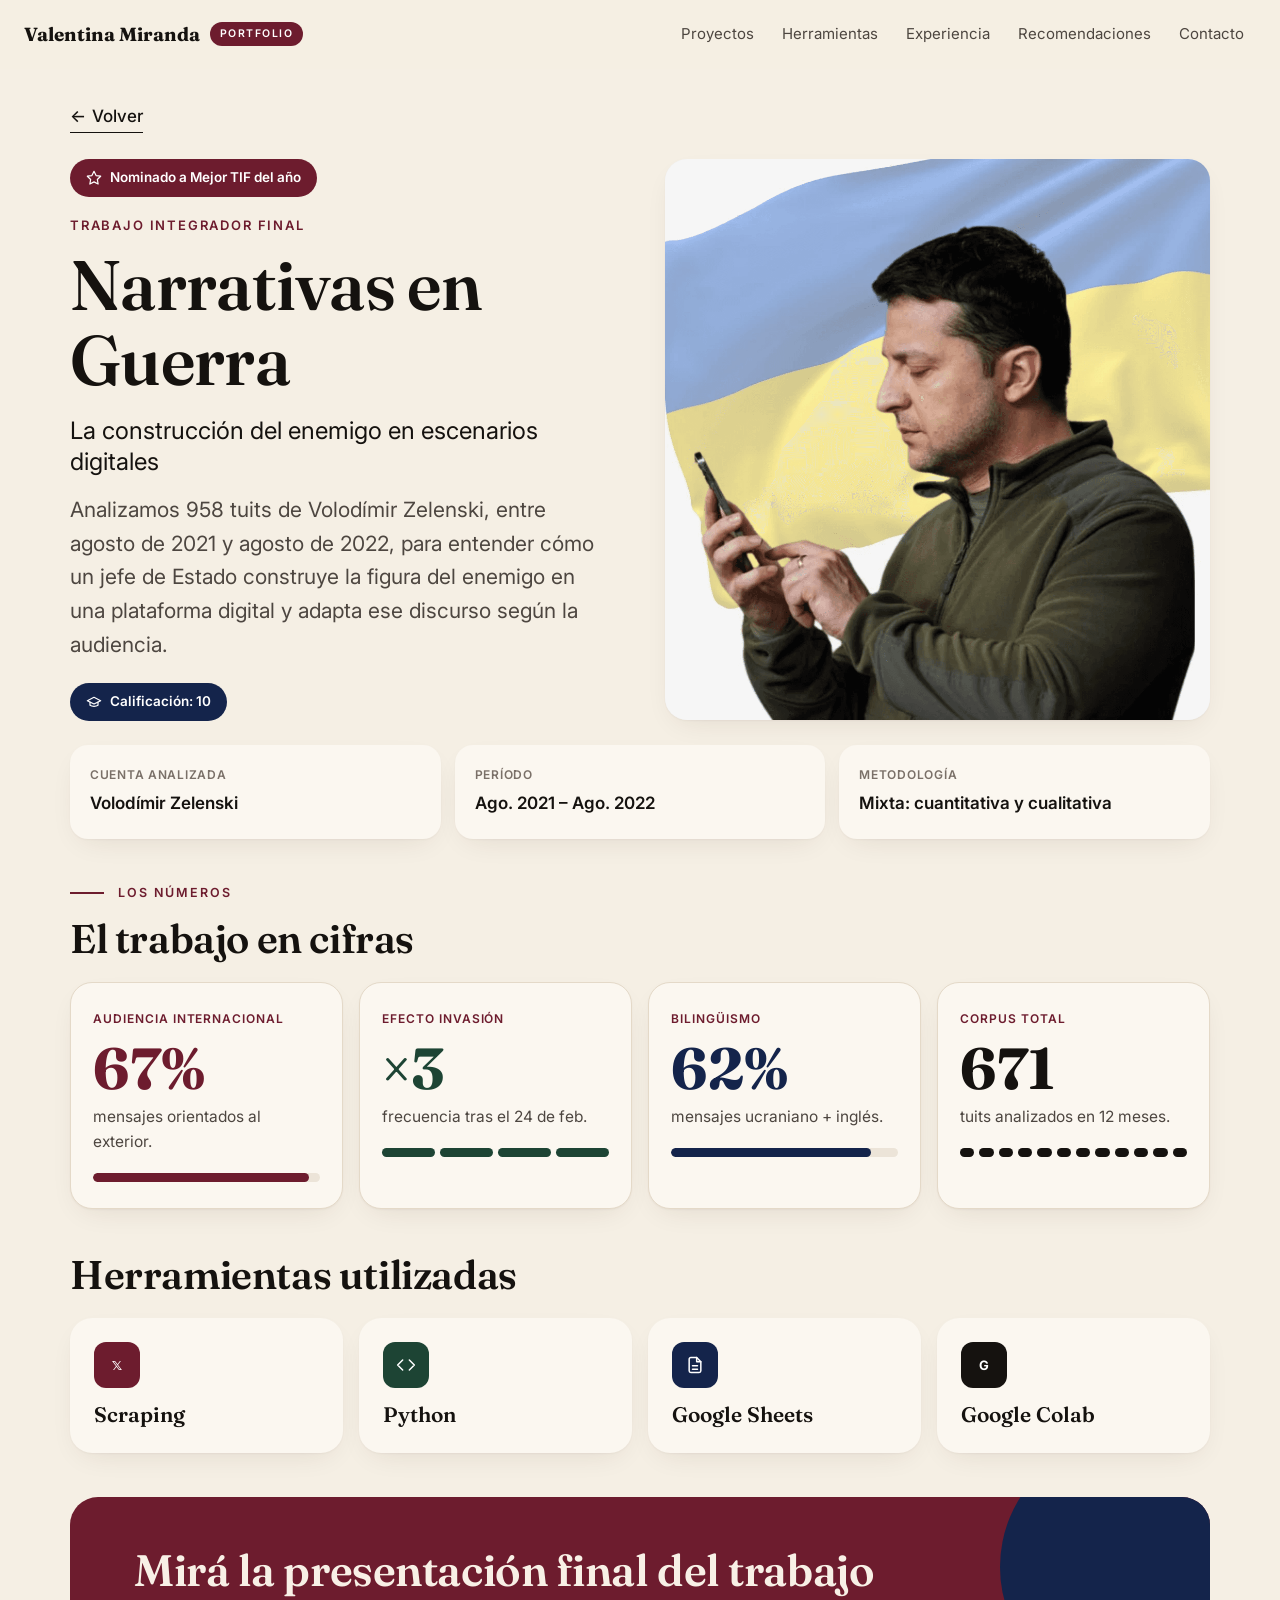
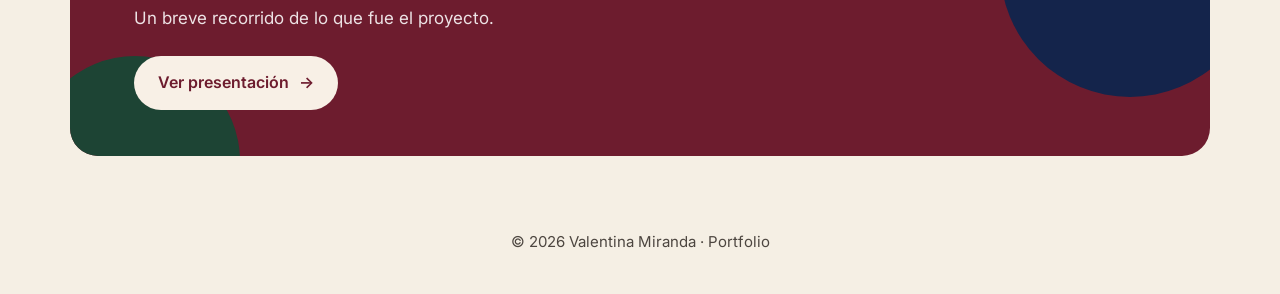
<file: page-tif.html>
<!DOCTYPE html>
<html lang="es">
<head>
  <meta charset="UTF-8">
  <meta name="viewport" content="width=device-width, initial-scale=1">
  <title>Narrativas en Guerra · Valentina Miranda</title>
  <meta name="description" content="Portfolio de Valentina Miranda, Licenciada en Comunicación Digital e Interactiva. Proyectos, redacción, herramientas y experiencia.">
  <meta property="og:title" content="Valentina Miranda · Portfolio">
  <meta property="og:description" content="Licenciada en Comunicación Digital e Interactiva. Proyectos, redacción, herramientas y experiencia.">
  <meta property="og:image" content="https://valentinamirandaportfolio.com.ar/assets/framer/5drVzdfrNWL1Cp1cWm28UonGpg8.png">
  <meta property="og:type" content="website">
  <meta name="twitter:card" content="summary_large_image">
  <link rel="icon" href="data:image/svg+xml,%3Csvg xmlns='http://www.w3.org/2000/svg' viewBox='0 0 64 64'%3E%3Crect width='64' height='64' rx='16' fill='%236d1c2e'/%3E%3Ctext x='32' y='43' font-family='Georgia,serif' font-size='40' font-weight='700' fill='%23f5efe4' text-anchor='middle'%3EV%3C/text%3E%3C/svg%3E">
  <link rel="preconnect" href="https://fonts.googleapis.com">
  <link rel="preconnect" href="https://fonts.gstatic.com" crossorigin>
  <link href="https://fonts.googleapis.com/css2?family=Fraunces:opsz,wght@9..144,500;9..144,600;9..144,700;9..144,800&family=Inter:wght@400;500;600;700&display=swap" rel="stylesheet">
  <link rel="stylesheet" href="assets/styles.css?v=8">
</head>
<body>

<svg width="0" height="0" style="position:absolute" aria-hidden="true">
  <symbol id="i-mail" viewBox="0 0 24 24"><rect x="3" y="5" width="18" height="14" rx="2"/><path d="m3 7 9 6 9-6"/></symbol>
  <symbol id="i-phone" viewBox="0 0 24 24"><path d="M22 16.9v3a2 2 0 0 1-2.2 2 19.8 19.8 0 0 1-8.6-3.1 19.5 19.5 0 0 1-6-6A19.8 19.8 0 0 1 2.1 4.2 2 2 0 0 1 4.1 2h3a2 2 0 0 1 2 1.7c.1.9.4 1.8.7 2.7a2 2 0 0 1-.5 2.1L8 9.8a16 16 0 0 0 6 6l1.3-1.3a2 2 0 0 1 2.1-.4c.9.3 1.8.6 2.7.7a2 2 0 0 1 1.7 2z"/></symbol>
  <symbol id="i-in" viewBox="0 0 24 24"><rect x="3" y="3" width="18" height="18" rx="3"/><path d="M8 10v7M8 7v.01M12 17v-4a2 2 0 0 1 4 0v4M12 10v7"/></symbol>
  <symbol id="i-pin" viewBox="0 0 24 24"><path d="M20 10c0 6-8 12-8 12s-8-6-8-12a8 8 0 0 1 16 0z"/><circle cx="12" cy="10" r="3"/></symbol>
  <symbol id="i-down" viewBox="0 0 24 24"><path d="M12 4v16M5 13l7 7 7-7"/></symbol>
  <symbol id="i-star" viewBox="0 0 24 24"><path d="m12 2 3.1 6.3 6.9 1-5 4.9 1.2 6.8L12 17.8 5.8 21l1.2-6.8-5-4.9 6.9-1z"/></symbol>
  <symbol id="i-palette" viewBox="0 0 24 24"><circle cx="13.5" cy="6.5" r="1"/><circle cx="17.5" cy="10.5" r="1"/><circle cx="8.5" cy="7.5" r="1"/><circle cx="6.5" cy="12.5" r="1"/><path d="M12 2a10 10 0 0 0 0 20c1 0 1.7-.8 1.7-1.7 0-.4-.2-.8-.4-1.1-.3-.3-.4-.7-.4-1.1 0-.9.8-1.7 1.7-1.7H16a6 6 0 0 0 6-6c0-4.9-4.5-8.4-10-8.4z"/></symbol>
  <symbol id="i-bot" viewBox="0 0 24 24"><rect x="3" y="8" width="18" height="12" rx="3"/><path d="M12 8V4M8 4h8M9 14v1M15 14v1"/></symbol>
  <symbol id="i-wrench" viewBox="0 0 24 24"><path d="M14.7 6.3a1 1 0 0 0 0 1.4l1.6 1.6a1 1 0 0 0 1.4 0l3.8-3.8a6 6 0 0 1-7.9 7.9l-6.9 6.9a2.1 2.1 0 0 1-3-3l6.9-6.9a6 6 0 0 1 7.9-7.9z"/></symbol>
  <symbol id="i-chart" viewBox="0 0 24 24"><path d="M4 20V10M10 20V4M16 20v-7M22 20H2"/></symbol>
  <symbol id="i-msg" viewBox="0 0 24 24"><path d="M21 15a2 2 0 0 1-2 2H7l-4 4V5a2 2 0 0 1 2-2h14a2 2 0 0 1 2 2z"/><path d="M8 9h8M8 13h5"/></symbol>
  <symbol id="i-window" viewBox="0 0 24 24"><rect x="3" y="4" width="18" height="16" rx="2"/><path d="M3 9h18"/></symbol>
  <symbol id="i-code" viewBox="0 0 24 24"><path d="m16 18 6-6-6-6M8 6l-6 6 6 6"/></symbol>
  <symbol id="i-meta" viewBox="0 0 24 24"><path d="M3 15c0-4 2-8 4.5-8C11 7 13 17 16.5 17 19 17 21 15 21 12s-1.5-5-3.5-5C14 7 10 17 7 17c-2.5 0-4-1-4-2z"/></symbol>
  <symbol id="i-framer" viewBox="0 0 24 24"><path d="M5 3h14v6H12zM5 9h7l7 6H12v6l-7-6z"/></symbol>
  <symbol id="i-video" viewBox="0 0 24 24"><rect x="2" y="6" width="14" height="12" rx="2"/><path d="m16 10 6-3v10l-6-3"/></symbol>
  <symbol id="i-image" viewBox="0 0 24 24"><rect x="3" y="3" width="18" height="18" rx="2"/><circle cx="9" cy="9" r="2"/><path d="m21 15-5-5L5 21"/></symbol>
  <symbol id="i-download" viewBox="0 0 24 24"><path d="M12 3v12M7 10l5 5 5-5M4 21h16"/></symbol>
  <symbol id="i-cap" viewBox="0 0 24 24"><path d="M22 10 12 5 2 10l10 5 10-5z"/><path d="M6 12v5c3 2 9 2 12 0v-5"/></symbol>
  <symbol id="i-sheet" viewBox="0 0 24 24"><rect x="4" y="3" width="16" height="18" rx="2"/><path d="M4 9h16M4 15h16M10 3v18"/></symbol>
  <symbol id="i-refine" viewBox="0 0 24 24"><path d="M3 5h18l-7 8v6l-4 2v-8z"/></symbol>
  <symbol id="i-music" viewBox="0 0 24 24"><path d="M9 18V5l12-2v13"/><circle cx="6" cy="18" r="3"/><circle cx="18" cy="16" r="3"/></symbol>
  <symbol id="i-send" viewBox="0 0 24 24"><path d="m22 2-7 20-4-9-9-4z"/><path d="M22 2 11 13"/></symbol>
"  <symbol id="i-x" viewBox="0 0 24 24"><path d="M4 4l16 16M20 4 4 20"/></symbol>
  <symbol id="i-doc" viewBox="0 0 24 24"><path d="M14 3H7a2 2 0 0 0-2 2v14a2 2 0 0 0 2 2h10a2 2 0 0 0 2-2V8z"/><path d="M14 3v5h5M9 13h6M9 17h6"/></symbol>
  <symbol id="i-nodes" viewBox="0 0 24 24"><rect x="3" y="3" width="5" height="5" rx="1"/><rect x="16" y="3" width="5" height="5" rx="1"/><rect x="3" y="16" width="5" height="5" rx="1"/><rect x="16" y="16" width="5" height="5" rx="1"/><path d="M8 5.5h8M8 18.5h8M5.5 8v8M18.5 8v8"/></symbol>
  <symbol id="i-diamond" viewBox="0 0 24 24"><path d="M6 4h12l4 6-10 11L2 10z"/><path d="M2 10h20"/></symbol>
  <symbol id="i-spotify" viewBox="0 0 24 24"><circle cx="12" cy="12" r="10"/><path d="M7 9.5c3.5-1 7-.6 10 1M7.5 13c3-.8 5.8-.4 8.3.9M8 16.2c2.3-.6 4.5-.3 6.4.7"/></symbol>
  <symbol id="i-gear" viewBox="0 0 24 24"><circle cx="12" cy="12" r="3"/><path d="M19.4 15a1.7 1.7 0 0 0 .3 1.8l.1.1a2 2 0 1 1-2.8 2.8l-.1-.1a1.7 1.7 0 0 0-1.8-.3 1.7 1.7 0 0 0-1 1.5V21a2 2 0 1 1-4 0v-.1a1.7 1.7 0 0 0-1.1-1.5 1.7 1.7 0 0 0-1.8.3l-.1.1a2 2 0 1 1-2.8-2.8l.1-.1a1.7 1.7 0 0 0 .3-1.8 1.7 1.7 0 0 0-1.5-1H3a2 2 0 1 1 0-4h.1a1.7 1.7 0 0 0 1.5-1.1 1.7 1.7 0 0 0-.3-1.8l-.1-.1a2 2 0 1 1 2.8-2.8l.1.1a1.7 1.7 0 0 0 1.8.3H9a1.7 1.7 0 0 0 1-1.5V3a2 2 0 1 1 4 0v.1a1.7 1.7 0 0 0 1 1.5 1.7 1.7 0 0 0 1.8-.3l.1-.1a2 2 0 1 1 2.8 2.8l-.1.1a1.7 1.7 0 0 0-.3 1.8V9a1.7 1.7 0 0 0 1.5 1H21a2 2 0 1 1 0 4h-.1a1.7 1.7 0 0 0-1.5 1z"/></symbol>
  <symbol id="i-mic" viewBox="0 0 24 24"><rect x="9" y="2" width="6" height="12" rx="3"/><path d="M5 10a7 7 0 0 0 14 0M12 17v5"/></symbol>
  <symbol id="i-globe" viewBox="0 0 24 24"><circle cx="12" cy="12" r="10"/><path d="M2 12h20M12 2a15 15 0 0 1 0 20M12 2a15 15 0 0 0 0 20"/></symbol>
  <symbol id="i-calc" viewBox="0 0 24 24"><rect x="4" y="2" width="16" height="20" rx="2"/><path d="M8 6h8M8 11h.01M12 11h.01M16 11h.01M8 15h.01M12 15h.01M16 15h.01M8 19h.01M12 19h4"/></symbol>
  <symbol id="i-spark" viewBox="0 0 24 24"><path d="M12 3v4M12 17v4M3 12h4M17 12h4M6 6l2.5 2.5M15.5 15.5 18 18M6 18l2.5-2.5M15.5 8.5 18 6"/></symbol>
</svg>

<header class="header">
  <div class="header-inner">
    <a class="brand" href="index.html#inicio">Valentina Miranda <span class="brand-pill">PORTFOLIO</span></a>
    <button class="menu-btn" aria-label="Abrir menú" aria-expanded="false"><span></span></button>
    <nav class="nav" aria-label="Secciones">
      <a href="index.html#proyectos">Proyectos</a>
      <a href="index.html#herramientas">Herramientas</a>
      <a href="index.html#experiencia">Experiencia</a>
      <a href="index.html#recomendaciones">Recomendaciones</a>
      <a href="index.html#contacto">Contacto</a>
    </nav>
  </div>
</header>

<main class="page">
  <div class="wrap">
    <a class="back" href="index.html#proyectos"><span class="arr">←</span> Volver</a>

    <div class="page-hero">
      <div>
        <span class="badge shine reveal"><svg class="icon"><use href="#i-star"/></svg>Nominado a Mejor TIF del año</span>
        <span class="page-kicker reveal">Trabajo Integrador Final</span>
        <h1 class="page-title reveal">Narrativas en Guerra</h1>
        <p class="page-sub reveal d1">La construcción del enemigo en escenarios digitales</p>
        <p class="page-lead reveal d2">Analizamos 958 tuits de Volodímir Zelenski, entre agosto de 2021 y agosto de 2022, para entender cómo un jefe de Estado construye la figura del enemigo en una plataforma digital y adapta ese discurso según la audiencia.</p>
        <span class="badge azul reveal d3" style="margin-top:22px"><svg class="icon"><use href="#i-cap"/></svg>Calificación: 10</span>
      </div>
      <div class="page-hero-media reveal d1"><img src="assets/framer/p6oI2VVOHI8kCNTwKZY2K5iSPU.png" alt="Volodímir Zelenski con su celular, con la bandera de Ucrania de fondo"></div>
    </div>

    <div class="facts">
      <div class="fact reveal"><small>Cuenta analizada</small><strong>Volodímir Zelenski</strong></div>
      <div class="fact reveal d1"><small>Período</small><strong>Ago. 2021 – Ago. 2022</strong></div>
      <div class="fact reveal d2"><small>Metodología</small><strong>Mixta: cuantitativa y cualitativa</strong></div>
    </div>

    <div class="page-block">
      <p class="eyebrow reveal">Los números</p>
      <h2 class="block-title reveal">El trabajo en cifras</h2>
      <div class="stats">
        <div class="card stat reveal"><small>Audiencia internacional</small><span class="num" data-count="95" data-suffix="%">0%</span><p>mensajes orientados al exterior.</p><div class="bar"><i style="--w:95%"></i></div></div>
        <div class="card stat reveal d1"><small>Efecto invasión</small><span class="num" data-count="4" data-prefix="×">×0</span><p>frecuencia tras el 24 de feb.</p><div class="segs"><i style="transition-delay:0.00s"></i><i style="transition-delay:0.15s"></i><i style="transition-delay:0.30s"></i><i style="transition-delay:0.45s"></i></div></div>
        <div class="card stat reveal d2"><small>Bilingüismo</small><span class="num" data-count="88" data-suffix="%">0%</span><p>mensajes ucraniano + inglés.</p><div class="bar"><i style="--w:88%"></i></div></div>
        <div class="card stat reveal d3"><small>Corpus total</small><span class="num" data-count="958">0</span><p>tuits analizados en 12 meses.</p><div class="segs"><i style="transition-delay:0.00s"></i><i style="transition-delay:0.08s"></i><i style="transition-delay:0.16s"></i><i style="transition-delay:0.24s"></i><i style="transition-delay:0.32s"></i><i style="transition-delay:0.40s"></i><i style="transition-delay:0.48s"></i><i style="transition-delay:0.56s"></i><i style="transition-delay:0.64s"></i><i style="transition-delay:0.72s"></i><i style="transition-delay:0.80s"></i><i style="transition-delay:0.88s"></i></div></div>
      </div>
    </div>

    <div class="page-block">
      <h2 class="block-title reveal">Herramientas utilizadas</h2>
      <div class="tool-list">
      <div class="card tool-item reveal d0"><span class="chip-ico bg-bordo">𝕏</span><div><strong>Scraping</strong></div></div>
      <div class="card tool-item reveal d1"><span class="chip-ico bg-verde"><svg class="icon"><use href="#i-code"/></svg></span><div><strong>Python</strong></div></div>
      <div class="card tool-item reveal d2"><span class="chip-ico bg-azul"><svg class="icon"><use href="#i-doc"/></svg></span><div><strong>Google Sheets</strong></div></div>
      <div class="card tool-item reveal d3"><span class="chip-ico bg-negro">G</span><div><strong>Google Colab</strong></div></div>
      </div>
    </div>

    <div class="cta-box reveal page-block">
      <span class="blob azul"></span><span class="blob verde"></span>
      <h3>Mirá la presentación final del trabajo</h3><p>Un breve recorrido de lo que fue el proyecto.</p>
      <div class="cta-actions">
        <a class="btn" href="https://www.canva.com/design/DAG31iznkqI/LjS2X_dRJYC-PJKru71jJQ/view?utm_content=DAG31iznkqI&utm_campaign=designshare&utm_medium=link2&utm_source=uniquelinks&utlId=h1d4942f4e8#1" target="_blank" rel="noopener">Ver presentación <span class="arr">→</span></a>
        
      </div>
    </div>

  </div>
</main>

<footer class="footer">© 2026 Valentina Miranda · Portfolio</footer>

<script src="assets/main.js?v=8"></script>
</body>
</html>
</file>
<file: assets/styles.css>
/* ==========================================================
   Valentina Miranda · Portfolio
   Paleta: crema, negro, bordó, verde oscuro y azul oscuro
   ========================================================== */

:root {
  --bg: #f5efe4;
  --bg-soft: #f8f3ea;
  --card: #fbf7f0;
  --line: #e4d9c8;
  --ink: #15120f;
  --ink-soft: #4d4640;
  --muted: #7a7068;
  --bordo: #6d1c2e;
  --bordo-dark: #561424;
  --verde: #1d4434;
  --azul: #14244b;

  --serif: "Fraunces", Georgia, "Times New Roman", serif;
  --sans: "Inter", system-ui, -apple-system, "Segoe UI", Roboto, sans-serif;

  --radius: 22px;
  --radius-sm: 14px;
  --shadow: 0 1px 2px rgba(40, 25, 10, .04), 0 10px 30px -12px rgba(60, 35, 15, .12);
  --shadow-hover: 0 2px 4px rgba(40, 25, 10, .05), 0 22px 44px -16px rgba(60, 35, 15, .22);
  --ease: cubic-bezier(.22, .8, .25, 1);
  --wrap: 1140px;
}

*,
*::before,
*::after { box-sizing: border-box; }

html { scroll-behavior: smooth; scroll-padding-top: 84px; }

body {
  margin: 0;
  font-family: var(--sans);
  font-size: 17px;
  line-height: 1.6;
  color: var(--ink);
  background: var(--bg);
  -webkit-font-smoothing: antialiased;
  overflow-x: clip;
  text-rendering: optimizeLegibility;
}

img { max-width: 100%; display: block; }
a { color: inherit; }
p { margin: 0; }
h1, h2, h3 { margin: 0; font-family: var(--serif); font-weight: 600; line-height: 1.08; letter-spacing: -.01em; }

.wrap { width: min(var(--wrap), 100% - 48px); margin-inline: auto; }
.wrap-narrow { width: min(880px, 100% - 48px); margin-inline: auto; }

/* ---------- Header ---------- */
.header {
  position: sticky;
  top: 0;
  z-index: 50;
  background: rgba(245, 239, 228, .86);
  backdrop-filter: saturate(1.4) blur(14px);
  -webkit-backdrop-filter: saturate(1.4) blur(14px);
  border-bottom: 1px solid transparent;
  transition: border-color .3s, box-shadow .3s;
}
.header.scrolled { border-bottom-color: var(--line); }
.header-inner {
  display: flex;
  align-items: center;
  justify-content: space-between;
  height: 68px;
  width: min(1340px, 100% - 48px);
  margin-inline: auto;
}
.brand {
  display: flex;
  align-items: center;
  gap: 10px;
  text-decoration: none;
  font-family: var(--serif);
  font-weight: 700;
  font-size: 19px;
}
.brand-pill {
  font-family: var(--sans);
  font-size: 10.5px;
  font-weight: 600;
  letter-spacing: .14em;
  color: #fff;
  background: var(--bordo);
  padding: 4px 10px;
  border-radius: 99px;
}
.nav { display: flex; gap: 4px; }
.nav a {
  text-decoration: none;
  font-size: 15px;
  color: var(--ink-soft);
  padding: 7px 12px;
  border-radius: 99px;
  transition: background .25s, color .25s;
}
.nav a:hover { color: var(--ink); background: rgba(21, 18, 15, .06); }
.nav a.active { background: var(--ink); color: #fff; }

.menu-btn {
  display: none;
  width: 42px;
  height: 42px;
  border: 1px solid var(--line);
  border-radius: 12px;
  background: var(--card);
  cursor: pointer;
  position: relative;
}
.menu-btn span,
.menu-btn span::before,
.menu-btn span::after {
  position: absolute;
  left: 11px;
  width: 18px;
  height: 2px;
  background: var(--ink);
  border-radius: 2px;
  transition: transform .3s var(--ease), opacity .2s;
  content: "";
}
.menu-btn span { top: 20px; }
.menu-btn span::before { left: 0; top: -6px; }
.menu-btn span::after { left: 0; top: 6px; }
.menu-open .menu-btn span { background: transparent; }
.menu-open .menu-btn span::before { transform: translateY(6px) rotate(45deg); }
.menu-open .menu-btn span::after { transform: translateY(-6px) rotate(-45deg); }

/* ---------- Generales ---------- */
section { padding: 44px 0; }
.eyebrow {
  display: flex;
  align-items: center;
  gap: 14px;
  font-size: 12.5px;
  font-weight: 600;
  letter-spacing: .16em;
  text-transform: uppercase;
  color: var(--bordo);
  margin-bottom: 14px;
}
.eyebrow::before { content: ""; width: 34px; height: 1.5px; background: var(--bordo); }
.section-title { font-size: clamp(36px, 5vw, 58px); }
.section-title em { font-style: normal; color: var(--bordo); }
.section-title em.verde { font-style: italic; color: var(--verde); }
.section-sub { margin-top: 14px; color: var(--ink-soft); }
.kicker {
  font-size: 12.5px;
  font-weight: 600;
  letter-spacing: .06em;
  text-transform: uppercase;
  color: var(--bordo);
}

.card {
  background: var(--card);
  border: 1px solid var(--line);
  border-radius: var(--radius);
  box-shadow: var(--shadow);
}

.link-arrow {
  display: inline-flex;
  align-items: center;
  gap: 6px;
  font-weight: 600;
  font-size: 15.5px;
  text-decoration: none;
  border-bottom: 1.5px solid currentColor;
  padding-bottom: 2px;
}
.link-arrow .arr { transition: transform .3s var(--ease); }
.link-arrow:hover .arr,
a:hover > .link-arrow .arr { transform: translateX(4px); }

.btn {
  display: inline-flex;
  align-items: center;
  gap: 10px;
  padding: 14px 24px;
  border-radius: 99px;
  font-weight: 600;
  font-size: 16px;
  text-decoration: none;
  background: var(--ink);
  color: #fff;
  transition: transform .3s var(--ease), background .3s, box-shadow .3s;
}
.btn:hover { transform: translateY(-2px); box-shadow: 0 12px 24px -12px rgba(0, 0, 0, .5); }
.btn .arr { transition: transform .3s var(--ease); }
.btn:hover .arr { transform: translateX(4px); }

.badge {
  display: inline-flex;
  align-items: center;
  gap: 8px;
  padding: 8px 16px;
  border-radius: 99px;
  font-size: 13.5px;
  font-weight: 600;
  color: #fff;
  background: var(--bordo);
}
.badge svg { width: 16px; height: 16px; }
.badge.shine { position: relative; overflow: hidden; isolation: isolate; }
.badge.shine::after {
  content: "";
  position: absolute;
  top: -20%;
  bottom: -20%;
  left: -60%;
  width: 45%;
  background: linear-gradient(100deg, transparent 0%, rgba(255, 255, 255, .55) 50%, transparent 100%);
  transform: skewX(-20deg);
  animation: shine 3.2s ease-in-out infinite;
  z-index: -1;
  mix-blend-mode: screen;
}
@keyframes shine { 0% { left: -60%; } 45%, 100% { left: 130%; } }
.badge.azul { background: var(--azul); }

.tag {
  display: inline-block;
  padding: 8px 14px;
  border: 1px solid var(--line);
  border-radius: 99px;
  font-size: 15px;
  color: var(--ink-soft);
  background: rgba(255, 255, 255, .45);
}

.icon { width: 22px; height: 22px; stroke: currentColor; fill: none; stroke-width: 1.8; stroke-linecap: round; stroke-linejoin: round; }

/* ---------- Animaciones de entrada ---------- */
.reveal { opacity: 0; transform: translateY(26px); transition: opacity .9s var(--ease), transform .9s var(--ease); }
.reveal.in { opacity: 1; transform: none; }
.reveal.d1 { transition-delay: .08s; }
.reveal.d2 { transition-delay: .16s; }
.reveal.d3 { transition-delay: .24s; }
.reveal.d4 { transition-delay: .32s; }

@media (prefers-reduced-motion: reduce) {
  html { scroll-behavior: auto; }
  .reveal { opacity: 1; transform: none; transition: none; }
  * { animation: none !important; }
}

/* ---------- Hero ---------- */
.hero { padding: 40px 0 30px; }
.hero-grid {
  display: grid;
  grid-template-columns: 1.55fr 1fr;
  gap: 64px;
  align-items: center;
}
.hero-hello { font-family: var(--serif); font-size: clamp(24px, 2.6vw, 32px); font-weight: 500; }
.hero-name {
  font-family: var(--serif);
  font-size: clamp(64px, 10vw, 128px);
  font-weight: 800;
  line-height: .9;
  letter-spacing: -.035em;
  margin: 26px 0 30px;
}
.hero-name span { display: block; }
.hero-role { font-size: clamp(19px, 1.8vw, 22px); }
.hero-text { margin-top: 18px; color: var(--ink-soft); max-width: 640px; }
.rotator {
  display: inline-block;
  position: relative;
  font-weight: 700;
  color: var(--azul);
  text-decoration: underline;
  text-underline-offset: 3px;
  text-decoration-thickness: 1.5px;
  transition: opacity .35s, transform .35s var(--ease);
}
.rotator.out { opacity: 0; transform: translateY(8px); }

.hero-photo {
  position: relative;
  border-radius: 26px;
  overflow: hidden;
  aspect-ratio: 0.88;
  border: 1px solid var(--line);
  box-shadow: var(--shadow);
}
.hero-photo img { width: 100%; height: 100%; object-fit: cover; animation: photoIn 1.4s var(--ease) both; }
@keyframes photoIn { from { transform: scale(1.08); filter: saturate(.6); } to { transform: none; filter: none; } }

.hero-name span { animation: nameIn 1s var(--ease) both; }
.hero-name span:nth-child(2) { animation-delay: .12s; }
@keyframes nameIn { from { opacity: 0; transform: translateY(40px); } to { opacity: 1; transform: none; } }

.contact-row {
  display: grid;
  grid-template-columns: repeat(4, 1fr);
  gap: 14px;
  margin-top: 50px;
}
.contact-card {
  display: flex;
  align-items: center;
  gap: 14px;
  padding: 22px 18px;
  text-decoration: none;
  transition: transform .35s var(--ease), box-shadow .35s;
}
a.contact-card:hover { transform: translateY(-4px); box-shadow: var(--shadow-hover); }
.contact-ico {
  flex: none;
  display: grid;
  place-items: center;
  width: 46px;
  height: 46px;
  border-radius: 12px;
  color: #fff;
}
.contact-ico.bordo { background: var(--bordo); }
.contact-ico.verde { background: var(--verde); }
.contact-ico.azul { background: var(--azul); }
.contact-ico.negro { background: var(--ink); }
.contact-label { font-size: 12px; font-weight: 600; letter-spacing: .04em; color: var(--bordo); text-transform: uppercase; }
.contact-value { font-size: 15px; font-weight: 600; line-height: 1.4; overflow-wrap: anywhere; }

.scroll-cue {
  display: flex;
  justify-content: center;
  align-items: center;
  gap: 14px;
  margin-top: 54px;
  font-weight: 500;
  text-decoration: none;
}
.scroll-cue svg { animation: bob 1.8s ease-in-out infinite; }
@keyframes bob { 50% { transform: translateY(6px); } }

/* ---------- Proyectos ---------- */
.featured {
  display: grid;
  grid-template-columns: 1fr 1fr;
  overflow: hidden;
  margin-top: 36px;
  text-decoration: none;
  transition: transform .45s var(--ease), box-shadow .45s;
}
.featured:hover { transform: translateY(-5px); box-shadow: var(--shadow-hover); }
.featured-media { overflow: hidden; background: #eee; min-height: 360px; }
.featured-media img { width: 100%; height: 100%; object-fit: cover; transition: transform 1.2s var(--ease); }
.featured:hover .featured-media img { transform: scale(1.04); }
.featured-body { padding: 44px 46px; display: flex; flex-direction: column; justify-content: center; gap: 16px; }
.featured-body h3 { font-size: clamp(32px, 3.5vw, 44px); }
.featured-body p { color: var(--ink-soft); }
.tags { display: flex; flex-wrap: wrap; gap: 8px; }
.featured .btn { align-self: flex-start; margin-top: 6px; }

.grid-3 { display: grid; grid-template-columns: repeat(3, 1fr); gap: 20px; margin-top: 20px; }
.project {
  display: flex;
  flex-direction: column;
  overflow: hidden;
  text-decoration: none;
  transition: transform .45s var(--ease), box-shadow .45s;
}
.project:hover { transform: translateY(-6px); box-shadow: var(--shadow-hover); }
.project-media { aspect-ratio: 16 / 10; overflow: hidden; background: #eee; }
.project-media img { width: 100%; height: 100%; object-fit: cover; transition: transform 1.2s var(--ease); }
.project:hover .project-media img { transform: scale(1.06); }
.project-body { padding: 24px 22px 28px; display: flex; flex-direction: column; gap: 10px; flex: 1; }
.project-body h3 { font-size: 24px; }
.project-body p { color: var(--ink-soft); font-size: 16px; }
.project-body .link-arrow { margin-top: auto; align-self: flex-start; padding-top: 10px; }

/* ---------- Proyectos personales ---------- */
.personal { margin-top: 56px; }
.personal-intro { max-width: 760px; color: var(--ink-soft); margin-top: 14px; }
.personal-grid { display: grid; grid-template-columns: repeat(2, 1fr); gap: 22px; margin-top: 30px; }
.pp {
  display: flex;
  flex-direction: column;
  overflow: hidden;
  text-decoration: none;
  transition: transform .45s var(--ease), box-shadow .45s;
}
.pp:hover { transform: translateY(-6px); box-shadow: var(--shadow-hover); }
.pp-body { padding: 26px 28px 30px; display: flex; flex-direction: column; gap: 12px; flex: 1; }
.pp-body h3 { font-size: 28px; }
.pp-body p { color: var(--ink-soft); font-size: 16px; }
.pp-body .tags .tag { font-size: 13.5px; padding: 6px 12px; }
.pp-body .link-arrow { margin-top: auto; align-self: flex-start; padding-top: 8px; }
.photo-slot {
  position: relative;
  display: grid;
  place-items: center;
  aspect-ratio: 16 / 10;
  overflow: hidden;
  background:
    radial-gradient(circle at 85% 15%, rgba(20, 36, 75, .14) 0 22%, transparent 23%),
    radial-gradient(circle at 10% 95%, rgba(29, 68, 52, .14) 0 26%, transparent 27%),
    #efe6d8;
  color: var(--muted);
  font-size: 14px;
  font-weight: 500;
}
.photo-slot img { position: absolute; inset: 0; width: 100%; height: 100%; object-fit: cover; transition: transform 1.2s var(--ease); }
.pp:hover .photo-slot img { transform: scale(1.04); }
.photo-slot.contain { background: #fff; }
.photo-slot.contain img { object-fit: contain; padding: 8% 10%; }
.photo-slot.top img { object-position: left top; }
.photo-slot .ph { display: flex; flex-direction: column; align-items: center; gap: 8px; }
.photo-slot .ph svg { width: 34px; height: 34px; stroke: var(--bordo); }
.page-hero-media.photo-slot { aspect-ratio: 4 / 3; }

/* ---------- Redacción ---------- */
.redaccion-title { font-size: clamp(30px, 3.6vw, 40px); margin-top: 10px; }
.redaccion-title em { color: var(--verde); }
.grid-2 { display: grid; grid-template-columns: repeat(2, 1fr); gap: 20px; margin-top: 28px; max-width: 760px; }
.writing {
  padding: 28px 26px 30px;
  border-left: 5px solid var(--verde);
  text-decoration: none;
  display: flex;
  flex-direction: column;
  gap: 12px;
  transition: transform .45s var(--ease), box-shadow .45s;
}
.writing.azul { border-left-color: var(--azul); }
.writing:hover { transform: translateY(-6px); box-shadow: var(--shadow-hover); }
.writing h3 { font-size: 23px; line-height: 1.18; }
.writing p { color: var(--ink-soft); font-size: 16px; }
.writing .link-arrow { margin-top: auto; align-self: flex-start; }

/* ---------- Herramientas ---------- */
.tools-grid { display: grid; grid-template-columns: repeat(3, 1fr); gap: 20px; margin-top: 30px; }
.tool-card { padding: 28px 26px 30px; }
.tool-head { display: flex; align-items: center; gap: 12px; margin-bottom: 22px; }
.tool-head h3 { font-size: 21px; }
.tool-ico { display: grid; place-items: center; width: 42px; height: 42px; border-radius: 11px; color: #fff; flex: none; }
.chips { display: grid; grid-template-columns: repeat(2, 1fr); gap: 10px; }
.chip {
  display: flex;
  align-items: center;
  gap: 10px;
  padding: 9px 10px;
  border: 1px solid var(--line);
  border-radius: 12px;
  background: rgba(255, 255, 255, .35);
  font-size: 15px;
  line-height: 1.25;
  transition: transform .3s var(--ease), border-color .3s;
}
.chip:hover { transform: translateY(-2px); border-color: #cdbda6; }
.chip-ico {
  flex: none;
  display: grid;
  place-items: center;
  width: 32px;
  height: 32px;
  border-radius: 8px;
  color: #fff;
  font-size: 11px;
  font-weight: 700;
}
.chip-ico svg { width: 17px; height: 17px; }
.bg-bordo { background: var(--bordo); }
.bg-verde { background: var(--verde); }
.bg-azul { background: var(--azul); }

.certs-title { margin-top: 40px; font-size: 14.5px; font-weight: 600; letter-spacing: .04em; color: var(--bordo); text-transform: uppercase; }
.certs { display: flex; flex-wrap: wrap; gap: 10px; margin-top: 16px; }
.certs .tag { color: var(--ink); background: var(--card); }

/* ---------- Experiencia ---------- */
.exp-grid { display: grid; grid-template-columns: 1.4fr 1fr; gap: 60px; margin-top: 34px; align-items: start; }
.timeline { position: relative; padding-left: 30px; }
.timeline::before { content: ""; position: absolute; left: 0; top: 8px; bottom: 8px; width: 1.5px; background: var(--line); }
.job { position: relative; padding-bottom: 34px; }
.job:last-child { padding-bottom: 0; }
.job::before {
  content: "";
  position: absolute;
  left: -38px;
  top: 6px;
  width: 11px;
  height: 11px;
  border-radius: 50%;
  background: var(--bg);
  border: 3.5px solid var(--dot, var(--bordo));
}
.job-date { font-size: 13px; font-weight: 600; letter-spacing: .08em; color: var(--muted); text-transform: uppercase; }
.job h3 { font-size: 26px; margin-top: 4px; }
.job-place { color: var(--bordo); font-weight: 500; margin-top: 4px; }
.job-toggle {
  margin-top: 12px;
  background: none;
  border: 0;
  padding: 0 0 2px;
  border-bottom: 1.5px solid currentColor;
  font: inherit;
  font-weight: 600;
  font-size: 15.5px;
  cursor: pointer;
  color: var(--ink);
}
.job-details {
  display: grid;
  grid-template-rows: 0fr;
  transition: grid-template-rows .55s var(--ease);
}
.job-details > ul { overflow: hidden; margin: 0; padding: 0; list-style: none; }
.job.open .job-details { grid-template-rows: 1fr; }
.job-details li {
  position: relative;
  padding-left: 18px;
  margin-top: 10px;
  color: var(--ink-soft);
  font-size: 16px;
}
.job-details li::before { content: "•"; position: absolute; left: 2px; color: var(--dot, var(--bordo)); font-weight: 700; }
.job.open .job-details > ul { padding-bottom: 4px; }

.gallery-label { color: var(--bordo); font-weight: 600; margin-bottom: 12px; }
.gallery { position: relative; border-radius: var(--radius); overflow: hidden; aspect-ratio: 0.92; background: #ddd; box-shadow: var(--shadow); }
.gallery img {
  position: absolute;
  inset: 0;
  width: 100%;
  height: 100%;
  object-fit: cover;
  opacity: 0;
  transform: scale(1.05);
  transition: opacity 1s var(--ease), transform 5s linear;
}
.gallery img.on { opacity: 1; transform: scale(1); }
.dots {
  position: absolute;
  left: 50%;
  bottom: 14px;
  transform: translateX(-50%);
  display: flex;
  gap: 7px;
  padding: 7px 10px;
  border-radius: 99px;
  background: rgba(255, 255, 255, .55);
  backdrop-filter: blur(6px);
}
.dots button {
  width: 9px;
  height: 9px;
  padding: 0;
  border: 0;
  border-radius: 99px;
  background: rgba(21, 18, 15, .3);
  cursor: pointer;
  transition: width .35s var(--ease), background .35s;
}
.dots button.on { width: 22px; background: var(--bordo); }

/* ---------- Recomendaciones ---------- */
.letters { display: grid; grid-template-columns: repeat(2, 1fr); gap: 22px; margin-top: 30px; }
.letter {
  padding: 34px 36px 32px;
  text-decoration: none;
  display: flex;
  flex-direction: column;
  transition: transform .45s var(--ease), box-shadow .45s;
}
.letter:hover { transform: translateY(-6px); box-shadow: var(--shadow-hover); }
.quote-mark { font-family: var(--serif); font-size: 64px; line-height: .6; height: 34px; color: var(--bordo); }
.letter.verde .quote-mark { color: var(--verde); }
.letter blockquote { margin: 18px 0 24px; font-family: var(--serif); font-size: 22px; font-weight: 500; line-height: 1.35; }
.letter-who { display: flex; gap: 14px; align-items: flex-start; padding-top: 20px; border-top: 1px solid var(--line); }
.avatar {
  flex: none;
  display: grid;
  place-items: center;
  width: 48px;
  height: 48px;
  border-radius: 50%;
  color: #fff;
  font-family: var(--serif);
  font-weight: 600;
  background: var(--bordo);
}
.letter.verde .avatar { background: var(--verde); }
.letter-name { font-weight: 600; }
.letter-role { font-size: 14.5px; color: var(--ink-soft); line-height: 1.5; }
.letter .link-arrow { margin-top: 20px; align-self: flex-start; }

/* ---------- Contacto ---------- */
.contact-box {
  position: relative;
  overflow: hidden;
  border-radius: 28px;
  background: var(--bordo);
  color: #fff;
  padding: 54px 66px 46px;
}
.contact-box > * { position: relative; z-index: 1; }
.blob { position: absolute; border-radius: 50%; z-index: 0; }
.blob.azul { width: 290px; height: 290px; right: -60px; top: -70px; background: var(--azul); animation: float 9s ease-in-out infinite; }
.blob.verde { width: 240px; height: 240px; left: -60px; bottom: -110px; background: var(--verde); animation: float 11s ease-in-out infinite reverse; }
@keyframes float { 50% { transform: translate(-14px, 16px); } }
.contact-box .eyebrow { color: rgba(255, 255, 255, .85); }
.contact-box .eyebrow::before { display: none; }
.contact-box h2 { font-size: clamp(44px, 6vw, 68px); color: #f8f0e6; }
.contact-box > p { margin-top: 18px; max-width: 560px; color: rgba(255, 255, 255, .88); }
.contact-grid { display: grid; grid-template-columns: repeat(2, 1fr); gap: 12px; margin-top: 26px; max-width: 760px; }
.contact-glass {
  display: flex;
  align-items: center;
  gap: 16px;
  padding: 18px 20px;
  border-radius: 16px;
  text-decoration: none;
  background: rgba(255, 255, 255, .1);
  border: 1px solid rgba(255, 255, 255, .22);
  transition: background .3s, transform .35s var(--ease);
}
a.contact-glass:hover { background: rgba(255, 255, 255, .18); transform: translateY(-3px); }
.contact-glass .contact-label { color: rgba(255, 255, 255, .85); font-size: 11.5px; }
.contact-glass .contact-value { font-size: 16px; }
.cv-btn {
  display: inline-flex;
  align-items: center;
  gap: 8px;
  margin-top: 22px;
  padding: 13px 22px;
  border-radius: 99px;
  background: #f8f0e6;
  color: var(--bordo);
  font-weight: 700;
  text-decoration: none;
  transition: transform .3s var(--ease), box-shadow .3s;
}
.cv-btn:hover { transform: translateY(-2px); box-shadow: 0 14px 26px -14px rgba(0, 0, 0, .6); }
.cv-btn svg { width: 18px; height: 18px; }

.footer { text-align: center; padding: 34px 0 40px; color: var(--ink-soft); font-size: 15px; }

/* ==========================================================
   Páginas internas
   ========================================================== */
.page { padding: 34px 0 40px; }
.back {
  display: inline-flex;
  gap: 6px;
  align-items: center;
  font-weight: 500;
  text-decoration: none;
  border-bottom: 1.5px solid currentColor;
  padding-bottom: 2px;
  margin-bottom: 26px;
}
.back .arr { transition: transform .3s var(--ease); }
.back:hover .arr { transform: translateX(-4px); }
.page-kicker {
  display: block;
  font-size: 13px;
  font-weight: 600;
  letter-spacing: .14em;
  color: var(--bordo);
  text-transform: uppercase;
  margin: 18px 0 12px;
}
.page-title { font-size: clamp(42px, 6vw, 70px); }
.page-sub { font-size: clamp(20px, 2vw, 24px); margin-top: 16px; line-height: 1.3; }
.page-lead { font-size: clamp(18px, 1.7vw, 21px); color: var(--ink-soft); margin-top: 16px; line-height: 1.6; }
.page-hero { display: grid; grid-template-columns: 1fr 1fr; gap: 50px; align-items: center; }
.page-hero-media { border-radius: var(--radius); overflow: hidden; box-shadow: var(--shadow); background: #eee; }
.page-hero-media img { width: 100%; height: 100%; object-fit: cover; }
.hero-video { background: #111; border: 1px solid var(--line); }
.hero-video video { display: block; width: 100%; height: auto; }
.page-block { margin-top: 44px; }
.block-title { font-family: var(--serif); font-size: clamp(28px, 3.2vw, 40px); font-weight: 600; margin-bottom: 22px; }

.facts { display: grid; grid-template-columns: repeat(3, 1fr); gap: 14px; margin-top: 24px; }
.fact { padding: 20px 20px 22px; border-radius: 18px; background: var(--card); box-shadow: var(--shadow); }
.fact small { display: block; font-size: 12px; font-weight: 600; letter-spacing: .06em; color: var(--muted); text-transform: uppercase; }
.fact strong { display: block; margin-top: 6px; font-weight: 600; font-size: 17px; }

.stats { display: grid; grid-template-columns: repeat(4, 1fr); gap: 16px; }
.stat { padding: 26px 22px; }
.stat small { display: block; font-size: 12px; font-weight: 600; letter-spacing: .08em; color: var(--bordo); text-transform: uppercase; }
.stat .num { display: block; font-family: var(--serif); font-size: 58px; font-weight: 700; line-height: 1.05; margin: 10px 0 6px; }
.stat:nth-child(2) .num { color: var(--verde); }
.stat:nth-child(3) .num { color: var(--azul); }
.stat:nth-child(1) .num { color: var(--bordo); }
.stat p { color: var(--ink-soft); font-size: 15.5px; }

.tool-list { display: grid; grid-template-columns: repeat(4, 1fr); gap: 16px; }
.tool-item { display: flex; flex-direction: column; gap: 14px; padding: 24px 24px 26px; border: 0; transition: transform .35s var(--ease), box-shadow .35s; }
.tool-item:hover { transform: translateY(-4px); box-shadow: var(--shadow-hover); }
.tool-item .chip-ico { width: 46px; height: 46px; border-radius: 12px; font-size: 13px; }
.tool-item .chip-ico svg { width: 20px; height: 20px; }
.tool-item strong { display: block; font-family: var(--serif); font-weight: 600; font-size: 21px; line-height: 1.2; }
.tool-item span.desc { display: block; margin-top: 10px; font-size: 15.5px; color: var(--ink-soft); }
.tool-list.two { grid-template-columns: repeat(2, 1fr); }
.tool-rows { display: grid; gap: 14px; }
.tool-rows .tool-item { flex-direction: row; align-items: center; gap: 16px; padding: 20px 24px; }
.bg-negro { background: var(--ink); }

/* Barras de las cifras */
.bar { height: 9px; margin-top: 18px; border-radius: 99px; background: #ece4d8; overflow: hidden; }
.bar i { display: block; height: 100%; width: 0; border-radius: 99px; background: currentColor; transition: width 1.6s var(--ease); }
.in .bar i, .bar.in i { width: var(--w); }
.segs { display: flex; gap: 5px; margin-top: 18px; }
.segs i { flex: 1; height: 9px; border-radius: 99px; background: currentColor; transform: scaleX(0); transform-origin: left; transition: transform .5s var(--ease); }
.in .segs i { transform: none; }
.stat:nth-child(1) { color: var(--bordo); }
.stat:nth-child(2) { color: var(--verde); }
.stat:nth-child(3) { color: var(--azul); }
.stat:nth-child(4) { color: var(--ink); }
.stat:nth-child(4) .num { color: var(--ink); }

.cta-box {
  position: relative;
  overflow: hidden;
  padding: 50px 64px 46px;
  border-radius: 28px;
  background: var(--bordo);
  color: #fff;
}
.cta-box > :not(.blob) { position: relative; z-index: 1; }
.cta-box .blob { z-index: 0; }
.cta-box .blob.azul { width: 260px; height: 260px; right: -50px; top: -60px; }
.cta-box .blob.verde { width: 210px; height: 210px; left: -40px; bottom: -110px; }
.cta-box h3 { font-size: clamp(30px, 4vw, 44px); color: #f8f0e6; }
.cta-box p { color: rgba(255, 255, 255, .88); margin-top: 10px; }
.cta-actions { display: flex; flex-wrap: wrap; gap: 12px; margin-top: 24px; }
.cta-box .btn { background: #f8f0e6; color: var(--bordo); }
.cta-box .btn.ghost { background: transparent; color: #f8f0e6; border: 1.5px solid rgba(248, 240, 230, .7); }
.cta-box .btn.ghost:hover { background: rgba(248, 240, 230, .12); }

.info-grid { display: grid; grid-template-columns: 1.2fr 1fr; gap: 22px; }
.info-card { padding: 30px 30px 32px; }
.info-card h3 { font-size: 24px; margin-bottom: 12px; }
.info-card p { color: var(--ink-soft); }
.info-card p + p { margin-top: 12px; }
.info-stack { display: grid; gap: 22px; }

.steps { display: grid; grid-template-columns: repeat(4, 1fr); gap: 16px; }
.step { padding: 26px 22px; border-top: 4px solid var(--bordo); }
.step:nth-child(2) { border-top-color: var(--verde); }
.step:nth-child(3) { border-top-color: var(--azul); }
.step:nth-child(4) { border-top-color: var(--ink); }
.step:nth-child(4) .n { color: var(--ink); }
.step .n { font-family: var(--serif); font-size: 34px; font-weight: 700; color: var(--bordo); }
.step:nth-child(2) .n { color: var(--verde); }
.step:nth-child(3) .n { color: var(--azul); }
.step h3 { font-size: 22px; margin: 6px 0 12px; }
.step ul { margin: 0; padding: 0; list-style: none; }
.step li { position: relative; padding-left: 16px; color: var(--ink-soft); font-size: 15.5px; margin-top: 8px; line-height: 1.45; }
.step li::before { content: ""; position: absolute; left: 0; top: 8px; width: 7px; height: 7px; border-radius: 50%; background: var(--bordo); }
.step:nth-child(2) li::before { background: var(--verde); }
.step:nth-child(3) li::before { background: var(--azul); }
.step:nth-child(4) li::before { background: var(--ink); }
.tags.color .tag { font-weight: 600; font-size: 14.5px; background: transparent; }
.tags.color .tag:nth-child(4n+1) { color: var(--bordo); border-color: var(--bordo); }
.tags.color .tag:nth-child(4n+2) { color: var(--verde); border-color: var(--verde); }
.tags.color .tag:nth-child(4n+3) { color: var(--azul); border-color: var(--azul); }
.tags.color .tag:nth-child(4n+4) { color: var(--ink); border-color: var(--ink); }

/* RecoBot: video + herramientas */
.split { display: grid; grid-template-columns: auto minmax(0, 520px); gap: 28px; align-items: center; }
.phone { width: 280px; border-radius: 32px; overflow: hidden; border: 6px solid #e6dccd; box-shadow: var(--shadow); background: #000; }
.phone video { width: 100%; display: block; }

.video-box { border-radius: var(--radius); overflow: hidden; background: #000; box-shadow: var(--shadow); }
.video-box video { width: 100%; display: block; }

/* Texto largo (crónica, semblanza, cartas) */
.article { font-size: 19px; line-height: 1.8; color: #2a2521; }
.article p + p { margin-top: 1.15em; }
.article > p:first-child::first-letter {
  float: left;
  font-family: var(--serif);
  font-size: 4.1em;
  line-height: .82;
  font-weight: 700;
  color: var(--bordo);
  padding: 8px 10px 0 0;
}
.article-title { font-size: clamp(34px, 4.6vw, 54px); line-height: 1.12; }
.volanta { font-family: var(--serif); font-style: italic; font-size: clamp(18px, 1.8vw, 21px); line-height: 1.4; color: var(--verde); margin-bottom: 12px; max-width: 760px; }
.article-sub { font-family: var(--serif); font-style: italic; font-size: 24px; color: var(--verde); margin-top: 16px; }
.divider { width: 80px; height: 3px; background: var(--bordo); border-radius: 3px; margin: 34px 0; }

.letter-page { padding: 50px 56px; }
.letter-page .article > p:first-child::first-letter { all: unset; }
.letter-meta { font-size: 19px; line-height: 1.8; color: #2a2521; }
.signature { margin-top: 30px; padding-top: 24px; border-top: 1px solid var(--line); }
.signature strong { display: block; font-family: var(--serif); font-size: 26px; font-weight: 600; }
.signature a { color: var(--bordo); font-weight: 500; }
.signature img { max-height: 70px; width: auto; margin-bottom: 14px; }

/* Barra de progreso de lectura */
.progress { position: fixed; top: 0; left: 0; height: 3px; width: 0; background: var(--bordo); z-index: 60; }

/* ==========================================================
   Responsive
   ========================================================== */
@media (max-width: 1020px) {
  .hero-grid { grid-template-columns: 1fr 1fr; gap: 36px; }
  .contact-row { grid-template-columns: repeat(2, 1fr); }
  .featured { grid-template-columns: 1fr; }
  .featured-media { min-height: 0; aspect-ratio: 16 / 9; }
  .grid-3, .tools-grid { grid-template-columns: repeat(2, 1fr); }
  .exp-grid { grid-template-columns: 1fr; gap: 40px; }
  .gallery { max-width: 460px; }
  .stats, .steps, .tool-list { grid-template-columns: repeat(2, 1fr); }
  .split { grid-template-columns: 1fr; justify-items: center; }
  .split .tool-rows { width: 100%; }
}

@media (max-width: 860px) {
  .nav {
    position: fixed;
    inset: 68px 0 auto 0;
    flex-direction: column;
    gap: 2px;
    padding: 12px 18px 22px;
    background: var(--bg);
    border-bottom: 1px solid var(--line);
    box-shadow: 0 20px 30px -20px rgba(0, 0, 0, .25);
    transform: translateY(-12px);
    opacity: 0;
    pointer-events: none;
    transition: opacity .3s, transform .35s var(--ease);
  }
  .menu-open .nav { opacity: 1; transform: none; pointer-events: auto; }
  .nav a { font-size: 18px; padding: 12px 16px; }
  .menu-btn { display: block; }
  .page-hero, .info-grid { grid-template-columns: 1fr; }
}

@media (max-width: 680px) {
  body { font-size: 16px; }
  .wrap, .wrap-narrow { width: calc(100% - 36px); }
  .header-inner { width: calc(100% - 32px); }
  section { padding: 34px 0; }
  .hero { padding-top: 24px; }
  .hero-grid { grid-template-columns: 1fr; gap: 28px; }
  .hero-photo { order: -1; aspect-ratio: 1; max-width: 340px; }
  .hero-name { margin: 16px 0 20px; }
  .contact-row { grid-template-columns: 1fr; gap: 10px; margin-top: 34px; }
  .contact-card { padding: 16px; }
  .featured-body { padding: 28px 24px 30px; }
  .grid-3, .grid-2, .tools-grid, .letters, .contact-grid { grid-template-columns: 1fr; }
  .chips { grid-template-columns: 1fr 1fr; }
  .chip { font-size: 14px; }
  .letter { padding: 28px 24px; }
  .letter blockquote { font-size: 20px; }
  .contact-box { padding: 42px 24px 36px; border-radius: 24px; }
  .blob.azul { width: 180px; height: 180px; }
  .facts, .stats, .steps, .tool-list, .tool-list.two, .personal-grid { grid-template-columns: 1fr; }
  .tool-list { grid-template-columns: 1fr 1fr; }
  .tool-item { padding: 18px; }
  .tool-item strong { font-size: 18px; }
  .stats { grid-template-columns: 1fr 1fr; }
  .stat .num { font-size: 42px; }
  .cta-box { padding: 38px 24px 34px; border-radius: 24px; }
  .article { font-size: 17.5px; }
  .letter-page { padding: 32px 22px; }
}
</file>
